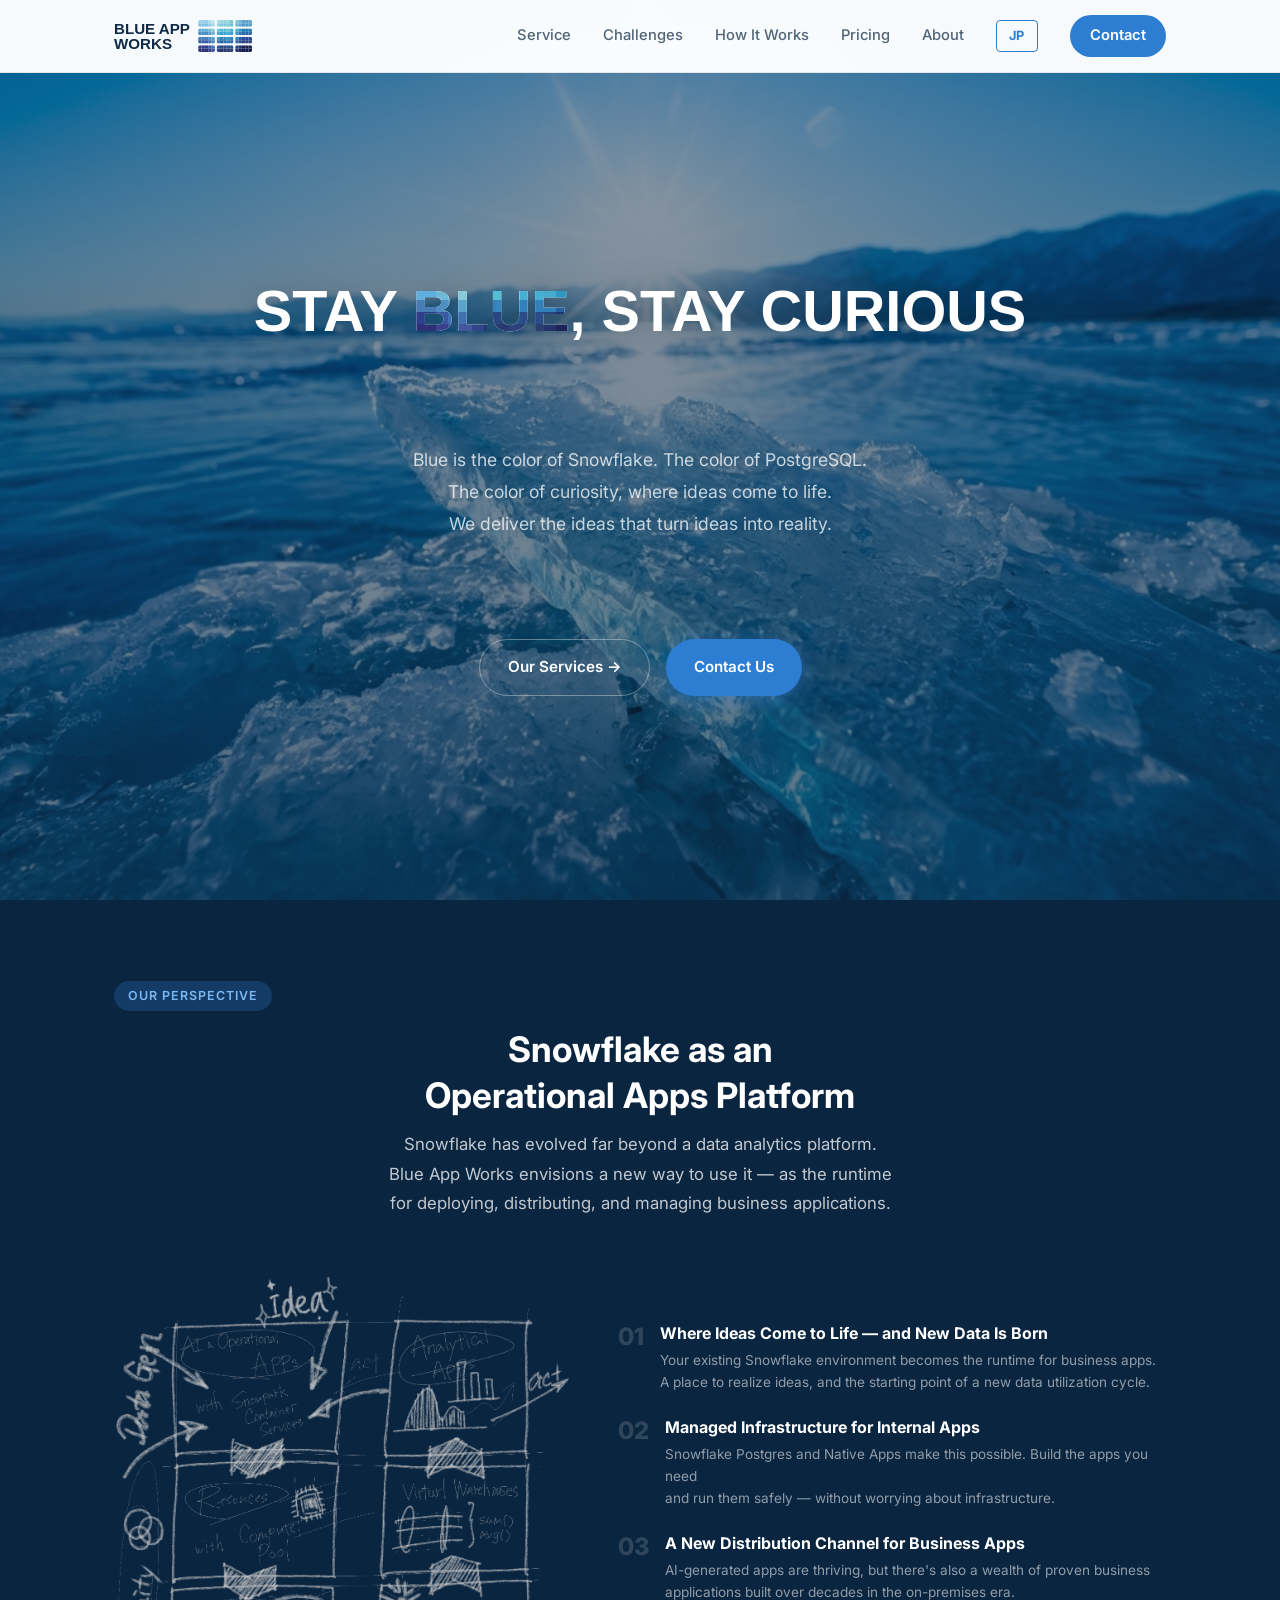
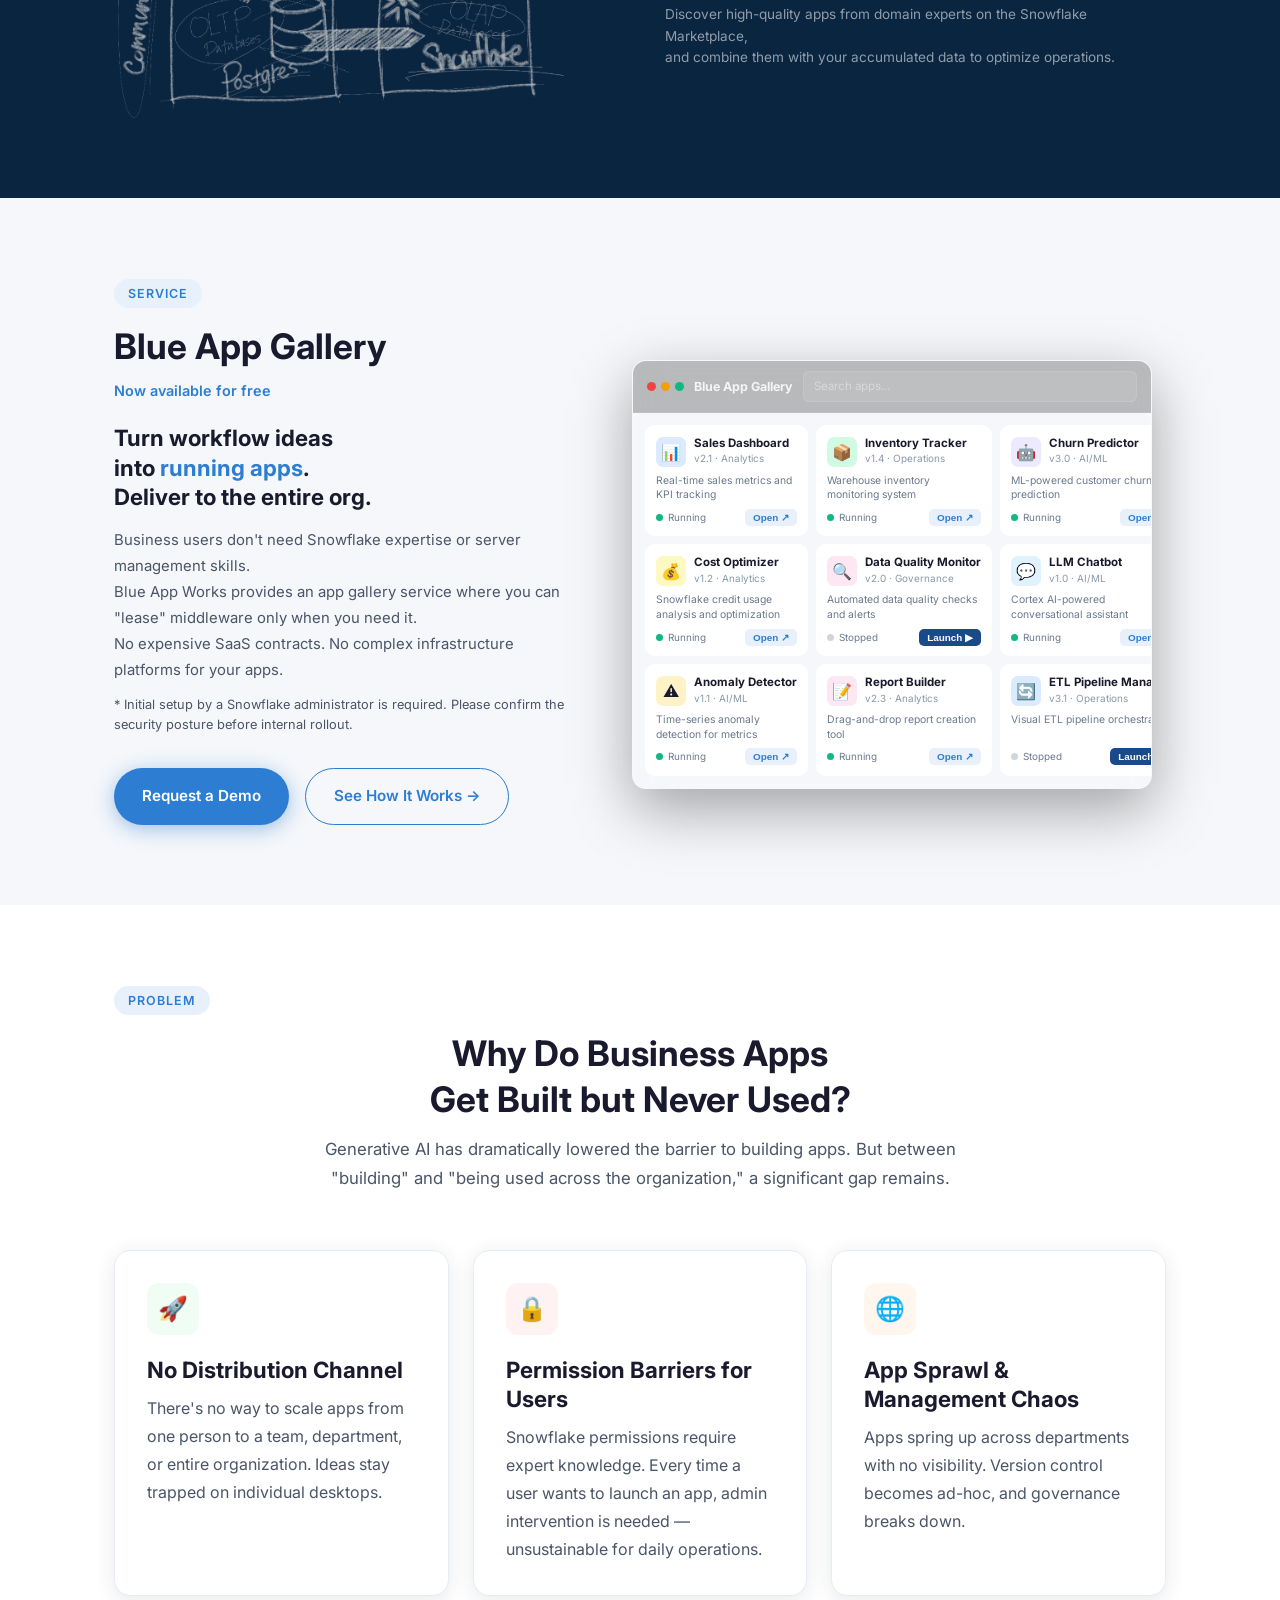
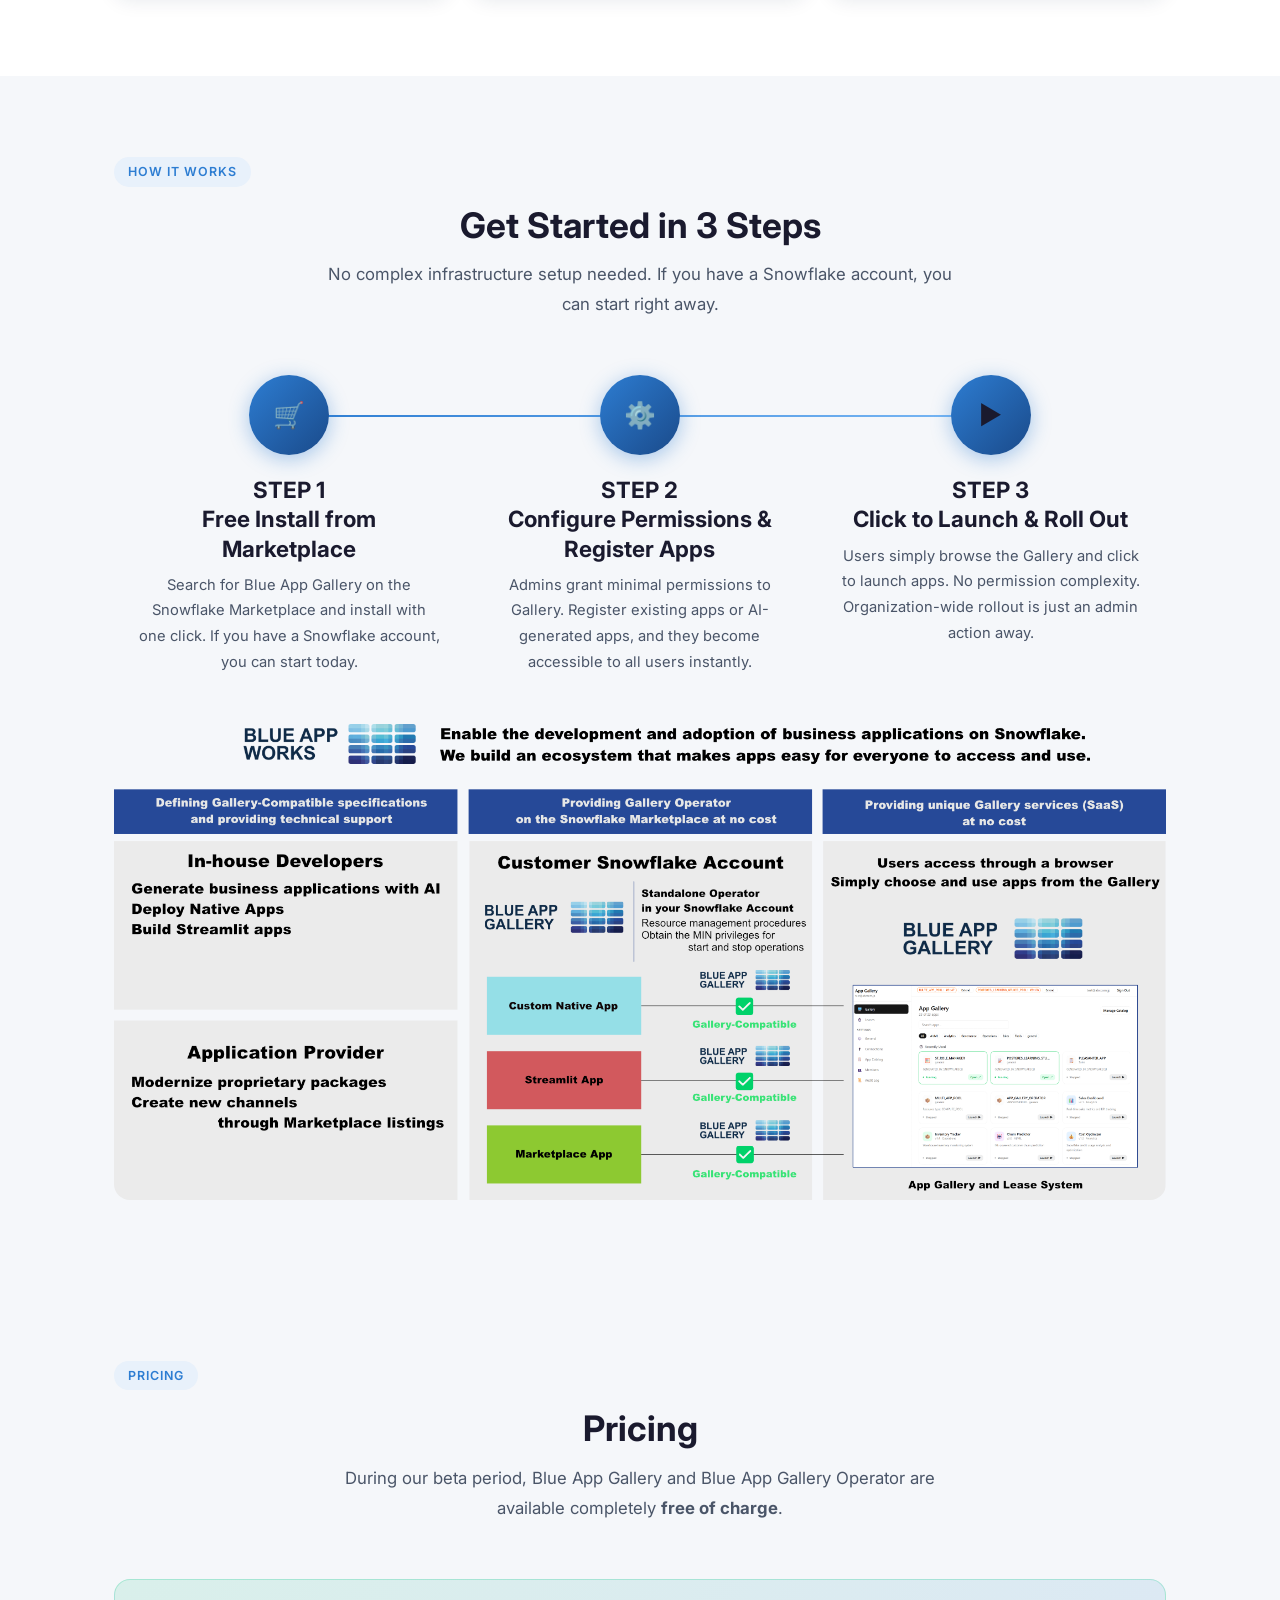
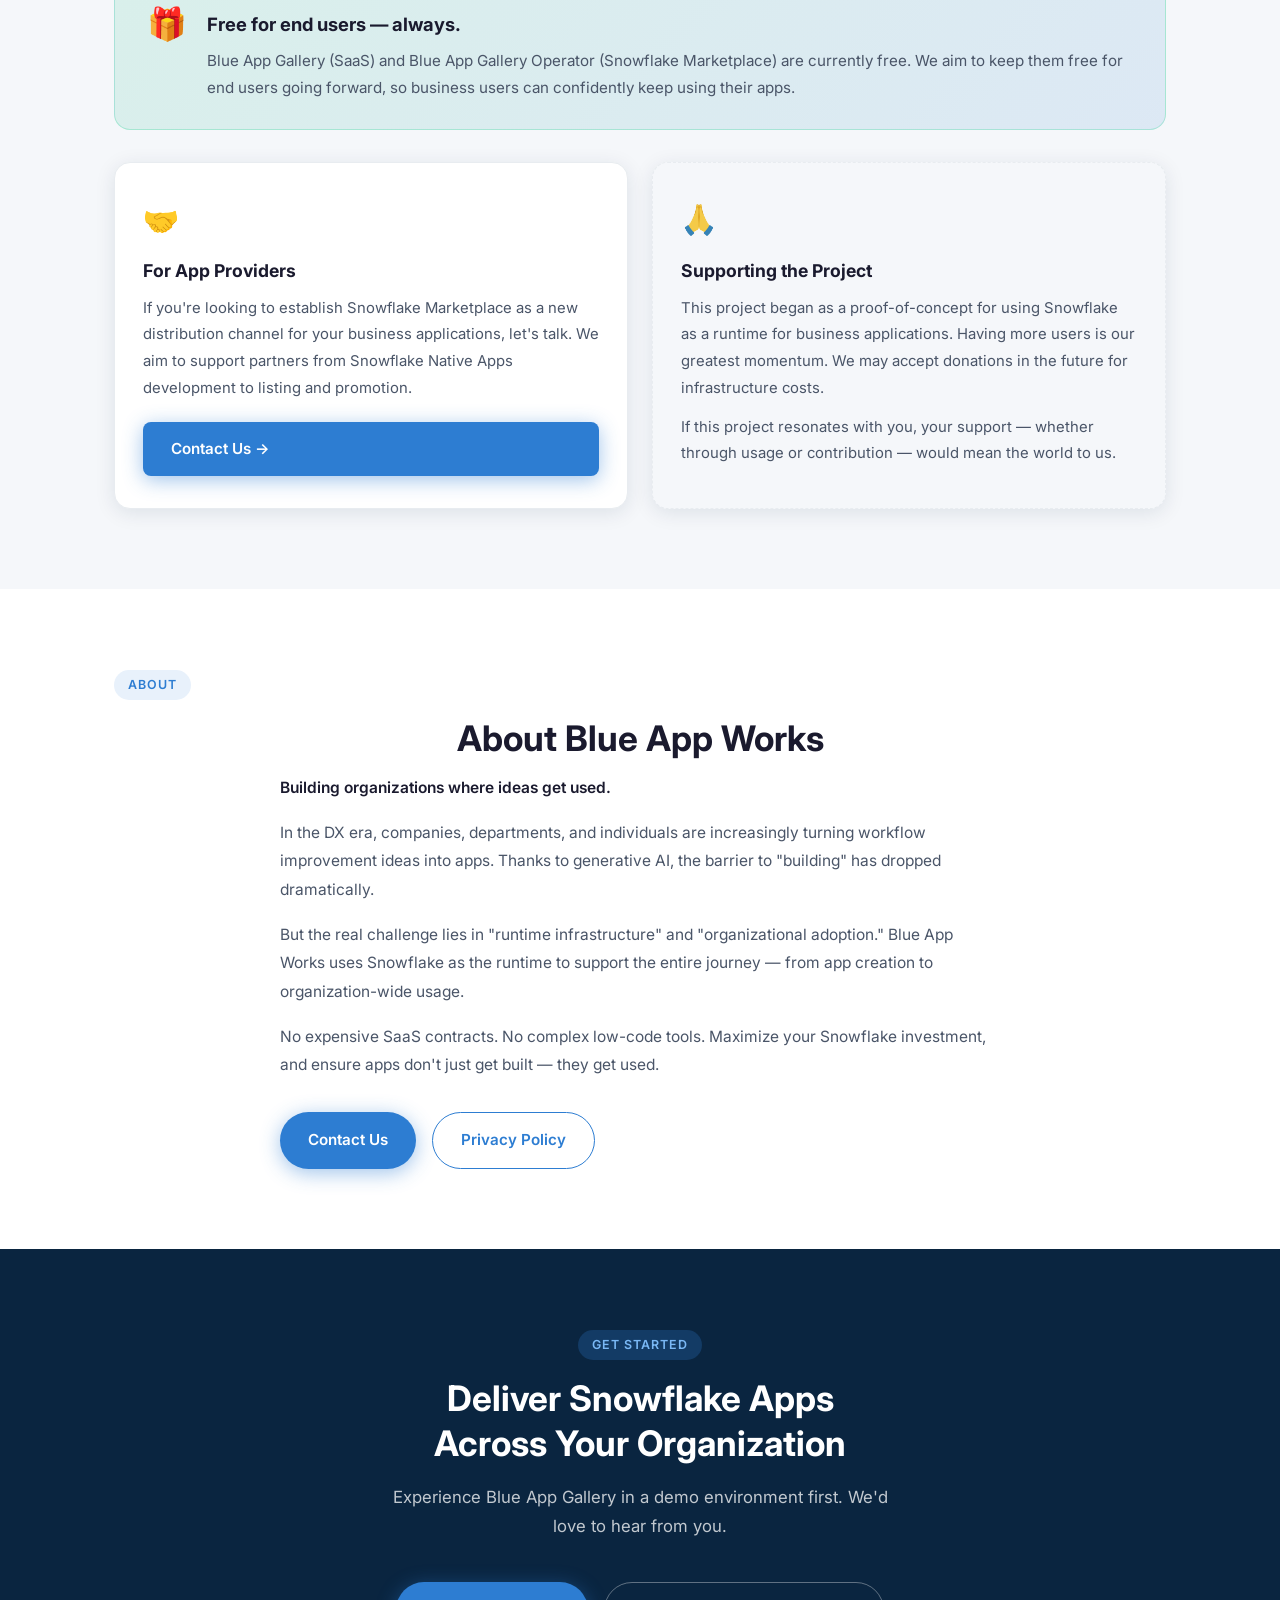
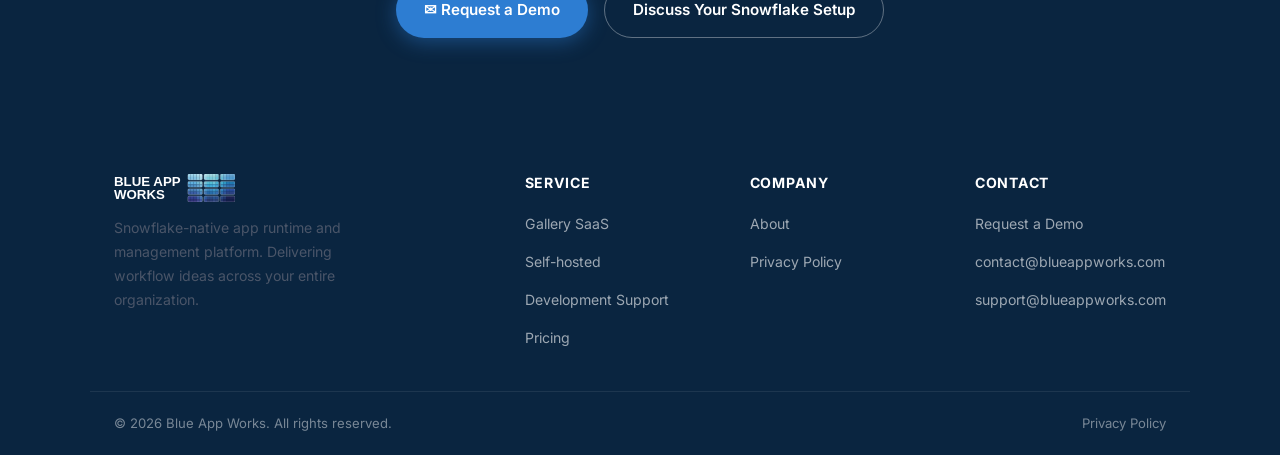
<file: index.html>
<!DOCTYPE html>
<html lang="ja">
<head>
  <meta charset="UTF-8" />
  <meta name="viewport" content="width=device-width, initial-scale=1.0" />
  <title>Blue App Works</title>
  <meta name="description" content="Blue App Works provides middleware and gallery solutions for Snowflake-native business applications — turning workflow ideas into running apps at any organizational scale." />
  <link rel="preconnect" href="https://fonts.googleapis.com" />
  <link rel="preconnect" href="https://fonts.gstatic.com" crossorigin />
  <link href="https://fonts.googleapis.com/css2?family=Inter:wght@300;400;500;600;700;800;900&family=Noto+Sans+JP:wght@400;500;700&display=swap" rel="stylesheet" />
  <link rel="stylesheet" href="css/style.css" />
  <link rel="icon" href="images/icon.svg" type="image/svg+xml" />
  <link rel="alternate" hreflang="ja" href="https://www.blueappworks.com/" />
  <link rel="alternate" hreflang="en" href="https://www.blueappworks.com/en/" />
  <script>
    (function() {
      var pref = localStorage.getItem('baw-lang-pref');
      if (pref === 'en') { window.location.replace('en/index.html'); return; }
      if (pref === 'ja') return;
      var lang = (navigator.language || navigator.languages && navigator.languages[0] || 'ja');
      if (!lang.startsWith('ja')) { window.location.replace('en/index.html'); }
    })();
  </script>
</head>
<body>

<!-- ========== HEADER ========== -->
<header id="site-header">
  <div class="nav-inner">
    <a href="index.html" class="nav-logo">
      <img src="images/logo.svg" alt="Blue App Works" class="nav-logo-img" />
    </a>
    <nav class="nav-links" id="nav-links">
      <a href="#gallery-showcase">サービス</a>
      <a href="#problem">課題</a>
      <a href="#how">仕組み</a>
      <a href="#pricing">料金</a>
      <a href="#about">About</a>
      <a href="contact.html" class="nav-cta">お問い合わせ</a>
    </nav>
    <div class="hamburger" id="hamburger" aria-label="メニュー" role="button" tabindex="0">
      <span></span><span></span><span></span>
    </div>
  </div>
</header>

<!-- ========== HERO ========== -->
<section class="hero" id="top">
  <div class="hero-bg"></div>
  <div class="hero-inner hero-inner--brand">
    <img src="images/stayblue-staycurious-white.svg" alt="Stay Blue, Stay Curious" class="hero-catchphrase" />
    <p class="hero-desc hero-desc--brand">
      Blueは、Snowflakeの色、PostgreSQLの色。<br>
      そして、好奇心とアイデアが形になる「はじまり」の色。<br>
      まだ誰も歩いていない領域へ、アイデアを形にするアイデアを届けます。
    </p>
    <div class="hero-actions" style="justify-content:center">
      <a href="#service" class="btn btn-outline">
        サービスを見る →
      </a>
      <a href="contact.html" class="btn btn-primary">
        お問い合わせ
      </a>
    </div>
  </div>
</section>

<!-- ========== SERVICE ========== -->
<section class="section section-dark" id="service">
  <div class="container">
    <div class="badge">Our Perspective</div>
    <h2 class="section-title" style="color:#fff">Snowflake as an<br>Operational Apps Platform</h2>
    <p class="section-sub">
      Snowflakeはいまやデータ分析基盤にとどまりません。<br>
      Blue App Worksが提案するのは、業務アプリの実行・配布・管理まで担う<br>
      新しいプラットフォームとしての使い方です。
    </p>
    <div class="service-layout">
      <div class="service-blueprint">
        <img src="images/blueprint.png" alt="Snowflake Platform Architecture Blueprint" />
      </div>
      <div class="service-points">
        <!-- 01 -->
        <div class="service-point">
          <div class="service-point-num">01</div>
          <div class="service-point-body">
            <h3>アイデアを実現する場所、データを生み出す場所</h3>
            <p>既存のSnowflake環境がそのまま業務アプリの実行基盤に。<br>アイデア実現の場であり、新たなデータ活用サイクルのスタートでもあります。</p>
          </div>
        </div>
        <!-- 02 -->
        <div class="service-point">
          <div class="service-point-num">02</div>
          <div class="service-point-body">
            <h3>社内アプリ用のマネージドインフラ</h3>
            <p>新しいSnowflake PostgresとNative Appsがこれを実現します。インフラ環境に<br>悩むことなく、欲しいアプリを自作して、すぐに安全に動かすことができます。</p>
          </div>
        </div>
        <!-- 03 -->
        <div class="service-point">
          <div class="service-point-num">03</div>
          <div class="service-point-body">
            <h3>新たな業務アプリの流通チャネル</h3>
            <p>AIによるアプリ生成も全盛ですが、オンプレ時代から長年親しまれてきた<br>業務パッケージなど有益なアプリ資産は限りなく存在します。<br>Snowflake Marketplaceで業務の専門家による高品質なアプリを入手し、<br>蓄積されたデータと組み合わせた業務最適化を実現しましょう。</p>
          </div>
        </div>
      </div>
    </div>
  </div>
</section>

<!-- ========== SERVICE: GALLERY ========== -->
<section class="section section-alt" id="gallery-showcase">
  <div class="container">
    <div class="badge">Service</div>
    <div class="showcase-inner">
      <div class="showcase-text">
        <h2 class="section-title" style="text-align:left;margin-bottom:8px">
          Blue App Gallery
        </h2>
        <p style="text-align:left;color:var(--blue-accent);font-weight:600;margin-bottom:20px;font-size:0.9rem">無料提供を開始</p>
        <h3 class="section-title" style="text-align:left;margin-bottom:16px">
          <span class="hero-line">業務改善アイデアを</span>
          <span class="hero-line"><span style="color:var(--blue-accent)">すぐ動くアプリ</span>に。</span>
          <span class="hero-line">組織全体に届ける。</span>
        </h3>
        <p class="section-sub" style="text-align:left;margin:0 0 12px;font-size:0.93rem">
          アプリの利用者であるビジネスユーザーにはSnowflakeの知識もサーバーの起動停止操作もいりません。<br>
          必要な時だけミドルウェアを「リース」して利用できるアプリギャラリーサービスを Blue App Works が提供します。<br>
          大掛かりなSaaS契約も、アプリのための複雑なインフラプラットフォームも不要です。
        </p>
        <p style="text-align:left;font-size:0.8rem;color:var(--text-sub);margin:0 0 32px;line-height:1.6">
          ※利用開始にあたり、Snowflake環境の管理者による初期設定が必要です。安全であることをご確認の上で社内展開ください。
        </p>
        <div class="hero-actions">
          <a href="contact.html" class="btn btn-primary">
            デモを依頼する
          </a>
          <a href="#how" class="btn btn-outline" style="color:var(--blue-accent);border-color:var(--blue-accent)">
            導入の流れを見る →
          </a>
        </div>
      </div>
      <div class="showcase-visual">
        <div class="gallery-mockup">
          <div class="gallery-mockup-bar">
            <div class="gmb-dots">
              <span style="background:#ef4444"></span>
              <span style="background:#f59e0b"></span>
              <span style="background:#10b981"></span>
            </div>
            <div class="gmb-title">Blue App Gallery</div>
            <div class="gmb-search">Search apps...</div>
          </div>
          <div class="gallery-grid">
            <div class="gc" data-status="running">
              <div class="gc-header"><div class="gc-icon" style="background:#dbeafe">📊</div><div class="gc-meta"><div class="gc-name">Sales Dashboard</div><div class="gc-ver">v2.1 · Analytics</div></div></div>
              <div class="gc-desc">Real-time sales metrics and KPI tracking</div>
              <div class="gc-footer"><span class="gc-dot running"></span><span class="gc-status">Running</span><button class="gc-btn open">Open ↗</button></div>
            </div>
            <div class="gc" data-status="running">
              <div class="gc-header"><div class="gc-icon" style="background:#d1fae5">📦</div><div class="gc-meta"><div class="gc-name">Inventory Tracker</div><div class="gc-ver">v1.4 · Operations</div></div></div>
              <div class="gc-desc">Warehouse inventory monitoring system</div>
              <div class="gc-footer"><span class="gc-dot running"></span><span class="gc-status">Running</span><button class="gc-btn open">Open ↗</button></div>
            </div>
            <div class="gc" data-status="running">
              <div class="gc-header"><div class="gc-icon" style="background:#ede9fe">🤖</div><div class="gc-meta"><div class="gc-name">Churn Predictor</div><div class="gc-ver">v3.0 · AI/ML</div></div></div>
              <div class="gc-desc">ML-powered customer churn prediction</div>
              <div class="gc-footer"><span class="gc-dot running"></span><span class="gc-status">Running</span><button class="gc-btn open">Open ↗</button></div>
            </div>
            <div class="gc" data-status="running">
              <div class="gc-header"><div class="gc-icon" style="background:#fef9c3">💰</div><div class="gc-meta"><div class="gc-name">Cost Optimizer</div><div class="gc-ver">v1.2 · Analytics</div></div></div>
              <div class="gc-desc">Snowflake credit usage analysis and optimization</div>
              <div class="gc-footer"><span class="gc-dot running"></span><span class="gc-status">Running</span><button class="gc-btn open">Open ↗</button></div>
            </div>
            <div class="gc" data-status="stopped">
              <div class="gc-header"><div class="gc-icon" style="background:#fce7f3">🔍</div><div class="gc-meta"><div class="gc-name">Data Quality Monitor</div><div class="gc-ver">v2.0 · Governance</div></div></div>
              <div class="gc-desc">Automated data quality checks and alerts</div>
              <div class="gc-footer"><span class="gc-dot stopped"></span><span class="gc-status">Stopped</span><button class="gc-btn launch">Launch ▶</button></div>
            </div>
            <div class="gc" data-status="running">
              <div class="gc-header"><div class="gc-icon" style="background:#e0f2fe">💬</div><div class="gc-meta"><div class="gc-name">LLM Chatbot</div><div class="gc-ver">v1.0 · AI/ML</div></div></div>
              <div class="gc-desc">Cortex AI-powered conversational assistant</div>
              <div class="gc-footer"><span class="gc-dot running"></span><span class="gc-status">Running</span><button class="gc-btn open">Open ↗</button></div>
            </div>
            <div class="gc" data-status="running">
              <div class="gc-header"><div class="gc-icon" style="background:#fef3c7">⚠️</div><div class="gc-meta"><div class="gc-name">Anomaly Detector</div><div class="gc-ver">v1.1 · AI/ML</div></div></div>
              <div class="gc-desc">Time-series anomaly detection for metrics</div>
              <div class="gc-footer"><span class="gc-dot running"></span><span class="gc-status">Running</span><button class="gc-btn open">Open ↗</button></div>
            </div>
            <div class="gc" data-status="running">
              <div class="gc-header"><div class="gc-icon" style="background:#fce7f3">📝</div><div class="gc-meta"><div class="gc-name">Report Builder</div><div class="gc-ver">v2.3 · Analytics</div></div></div>
              <div class="gc-desc">Drag-and-drop report creation tool</div>
              <div class="gc-footer"><span class="gc-dot running"></span><span class="gc-status">Running</span><button class="gc-btn open">Open ↗</button></div>
            </div>
            <div class="gc" data-status="stopped">
              <div class="gc-header"><div class="gc-icon" style="background:#dbeafe">🔄</div><div class="gc-meta"><div class="gc-name">ETL Pipeline Manager</div><div class="gc-ver">v3.1 · Operations</div></div></div>
              <div class="gc-desc">Visual ETL pipeline orchestration</div>
              <div class="gc-footer"><span class="gc-dot stopped"></span><span class="gc-status">Stopped</span><button class="gc-btn launch">Launch ▶</button></div>
            </div>
          </div>
        </div>
      </div>
    </div>
  </div>
</section>

<!-- ========== PROBLEM ========== -->
<section class="section" id="problem">
  <div class="container">
    <div class="badge">Problem</div>
    <h2 class="section-title">なぜ業務アプリは<br>「作れても使われない」のか</h2>
    <p class="section-sub">
      生成AIの登場でアプリ開発のハードルは劇的に下がりました。
      しかし「作ること」と「組織で使われること」の間には、まだ大きな壁があります。
    </p>
    <div class="problem-grid">
      <div class="problem-card">
        <div class="problem-icon" style="background:#f0fdf4">🚀</div>
        <h3>配布・展開手段の不在</h3>
        <p>個人が作ったアプリを隣の人、チーム、部署、全社へとスケールさせる手段がない。アイデアは個人の手元で止まってしまいます。</p>
      </div>
      <div class="problem-card">
        <div class="problem-icon" style="background:#fef2f2">🔒</div>
        <h3>利用者の権限ハードル</h3>
        <p>Snowflakeの権限設定は専門知識が必要で、一般ユーザーがアプリを起動するたびに管理者対応が発生。日常業務では使い続けられません。</p>
      </div>
      <div class="problem-card">
        <div class="problem-icon" style="background:#fff7ed">🌐</div>
        <h3>アプリの乱立・管理難</h3>
        <p>部門ごとにバラバラにアプリが生まれ、どこに何があるか分からない。バージョン管理も属人化し、ガバナンスが崩壊していきます。</p>
      </div>
    </div>
  </div>
</section>

<!-- ========== HOW IT WORKS ========== -->
<section class="section section-alt" id="how">
  <div class="container">
    <div class="badge">How It Works</div>
    <h2 class="section-title">3ステップで導入完了</h2>
    <p class="section-sub">
      複雑なインフラ構築は不要。Snowflakeアカウントがあればすぐに始められます。
    </p>
    <div class="steps">
      <div class="step">
        <div class="step-circle">🛒</div>
        <h3>STEP 1<br>Marketplaceから無料インストール</h3>
        <p>Snowflake MarketplaceでBlue App Galleryを検索し、ワンクリックで環境にインストール。Snowflakeアカウントがあれば今すぐ始められます。</p>
      </div>
      <div class="step">
        <div class="step-circle">⚙️</div>
        <h3>STEP 2<br>権限設定とアプリ登録</h3>
        <p>管理者がGalleryに必要最小限の権限を付与。既存アプリやAIが生成したアプリをGalleryに登録するだけで、全ユーザーがアクセス可能になります。</p>
      </div>
      <div class="step">
        <div class="step-circle">▶️</div>
        <h3>STEP 3<br>クリックで起動・組織へ展開</h3>
        <p>利用者はGallery画面でアプリを選んでクリック。権限の複雑さを意識せずアプリを起動・利用。横展開も管理者の操作だけで完了します。</p>
      </div>
    </div>
    <div style="text-align:center;margin-top:48px">
      <img src="images/BAW-works-ja.png" alt="Blue App Works の仕組み" style="max-width:100%;height:auto;border-radius:var(--radius-lg)" />
    </div>
  </div>
</section>



<!-- ========== PRICING ========== -->
<section class="section section-alt" id="pricing">
  <div class="container">
    <div class="badge">Pricing</div>
    <h2 class="section-title">料金について</h2>
    <p class="section-sub">
      現在はβ提供期間として、Blue App GalleryおよびBlue App Gallery Operatorはすべて<strong>無償</strong>でご利用いただけます。
    </p>

    <!-- Free banner -->
    <div class="pricing-free-banner">
      <div class="pfb-icon">🎁</div>
      <div class="pfb-body">
        <div class="pfb-title">エンドユーザー向けには、ずっと無償で。</div>
        <p class="pfb-desc">Blue App Gallery（SaaS）および Blue App Gallery Operator（Snowflake Marketplace）は、現在無償でご利用いただけます。業務ユーザーが安心してアプリを使い続けられるよう、エンドユーザー向けには今後も無償で提供し続けることを目指しています。</p>
      </div>
    </div>

    <!-- Revenue model note -->
    <div class="pricing-model-grid">
      <div class="pricing-model-card">
        <div class="pmcard-icon">🤝</div>
        <h3>アプリプロバイダーの方へ</h3>
        <p>
          業務パッケージをSnowflake Marketplaceという新たなチャネルとして確立したいとお考えの企業担当者様、ぜひご連絡ください。将来的にはSnowflake Native Apps対応から出品・プロモーション支援まで、パートナーとして伴走することを目指しています。
        </p>
        <a href="contact.html?type=marketplace" class="btn btn-primary" style="margin-top:20px;border-radius:var(--radius)">お問い合わせ →</a>
      </div>
      <div class="pricing-model-card pricing-model-card--support">
        <div class="pmcard-icon">🙏</div>
        <h3>プロジェクトへのご支援について</h3>
        <p>
          本プロジェクトは、Snowflakeを業務アプリの実行基盤として活用するという新しいアプローチの実証から始まっています。まずは多くの方に使っていただき、その実績と賛同がこのプロジェクトの何よりの推進力になります。
        </p>
        <p style="margin-top:12px">
          将来的にはインフラ維持のための寄付を募ることも想定しています。無償でのご利用を続けながら、もし本プロジェクトの取り組みにご共感いただけましたら、そのときはぜひご支援のほどよろしくお願いいたします。
        </p>
      </div>
    </div>
  </div>
</section>

<!-- ========== ABOUT ========== -->
<section class="section" id="about">
  <div class="container">
    <div class="badge">About</div>
    <h2 class="section-title">Blue App Worksについて</h2>
    <div class="about-single">
      <p class="about-lead">
        「アイデアが使われる組織」を作るために。
      </p>
      <p>
        DXの文脈において、企業・部署・個人が業務改善アイデアをアプリ化しようとする動きが加速しています。
        生成AIのおかげで「作る」ハードルは劇的に下がりました。
      </p>
      <p>
        しかし本当の課題は「実行環境の整備」と「組織への浸透」です。
        Blue App Worksは、Snowflakeを実行基盤として、アプリが生まれてから組織全体で使われるまでの
        プロセスを一気通貫でサポートします。
      </p>
      <p>
        大掛かりなSaaS契約も、複雑なローコードツールも不要。
        あなたのSnowflake環境を最大限活用し、
        業務アプリが「作って終わり」ではなく「使われ続ける」仕組みを提供します。
      </p>
      <div style="margin-top:32px;display:flex;gap:16px;flex-wrap:wrap">
        <a href="contact.html" class="btn btn-primary">お問い合わせ</a>
        <a href="privacy.html" class="btn btn-outline" style="color:var(--blue-accent);border-color:var(--blue-accent)">プライバシーポリシー</a>
      </div>
    </div>
  </div>
</section>

<!-- ========== CTA ========== -->
<section class="section section-dark" style="text-align:center">
  <div class="container">
    <div class="badge">Get Started</div>
    <h2 style="color:#fff;margin-bottom:16px">今すぐSnowflakeアプリを<br>組織へ届けよう</h2>
    <p style="max-width:520px;margin:0 auto 40px;font-size:1.05rem">
      まずはデモ環境でBlue App Galleryを体験してください。
      お気軽にお問い合わせください。
    </p>
    <div style="display:flex;gap:16px;justify-content:center;flex-wrap:wrap">
      <a href="contact.html" class="btn btn-primary">✉ デモを申し込む</a>
      <a href="contact.html?type=snowflake" class="btn btn-outline">Snowflake環境を相談する</a>
    </div>
  </div>
</section>

<!-- ========== FOOTER ========== -->
<footer>
  <div class="footer-top">
    <div class="footer-brand">
      <div class="footer-logo">
        <img src="images/logo-white.svg" alt="Blue App Works" />
      </div>
      <p class="footer-desc">
        Snowflake-nativeのアプリ実行・管理プラットフォームを提供。
        業務改善アイデアを組織全体へ届けます。
      </p>
    </div>
    <div class="footer-col">
      <h4>サービス</h4>
      <ul>
        <li><a href="#service">Gallery SaaS</a></li>
        <li><a href="#service">セルフホスト版</a></li>
        <li><a href="#service">伴走開発支援</a></li>
        <li><a href="#pricing">料金</a></li>
      </ul>
    </div>
    <div class="footer-col">
      <h4>会社情報</h4>
      <ul>
        <li><a href="#about">About</a></li>
        <li><a href="#tech">技術スタック</a></li>
        <li><a href="privacy.html">プライバシーポリシー</a></li>
      </ul>
    </div>
    <div class="footer-col">
      <h4>お問い合わせ</h4>
      <ul>
        <li><a href="contact.html">デモ申し込み</a></li>
        <li><a href="mailto:contact@blueappworks.com">contact@blueappworks.com</a></li>
        <li><a href="mailto:support@blueappworks.com">support@blueappworks.com</a></li>
      </ul>
    </div>
  </div>
  <div class="footer-bottom">
    <span>© 2026 Blue App Works. All rights reserved.</span>
    <a href="privacy.html" style="color:rgba(255,255,255,0.45);font-size:0.82rem">Privacy Policy</a>
  </div>
</footer>

<script src="js/lang.js"></script>
<script>
  // hamburger menu
  const hamburger = document.getElementById('hamburger');
  const navLinks  = document.getElementById('nav-links');
  hamburger.addEventListener('click', () => {
    navLinks.classList.toggle('open');
  });
  hamburger.addEventListener('keydown', (e) => {
    if (e.key === 'Enter' || e.key === ' ') navLinks.classList.toggle('open');
  });

  // header scroll effect
  const header = document.getElementById('site-header');
  window.addEventListener('scroll', () => {
    header.style.background = window.scrollY > 40
      ? 'rgba(255,255,255,0.98)'
      : 'rgba(255,255,255,0.97)';
  });

  // smooth reveal on scroll
  const observer = new IntersectionObserver((entries) => {
    entries.forEach(e => {
      if (e.isIntersecting) {
        e.target.style.opacity = '1';
        e.target.style.transform = 'translateY(0)';
      }
    });
  }, { threshold: 0.12 });
  document.querySelectorAll('.problem-card, .solution-card, .step, .tech-pill, .pricing-card').forEach(el => {
    el.style.opacity = '0';
    el.style.transform = 'translateY(24px)';
    el.style.transition = 'opacity 0.5s ease, transform 0.5s ease';
    observer.observe(el);
  });
</script>
</body>
</html>
</file>
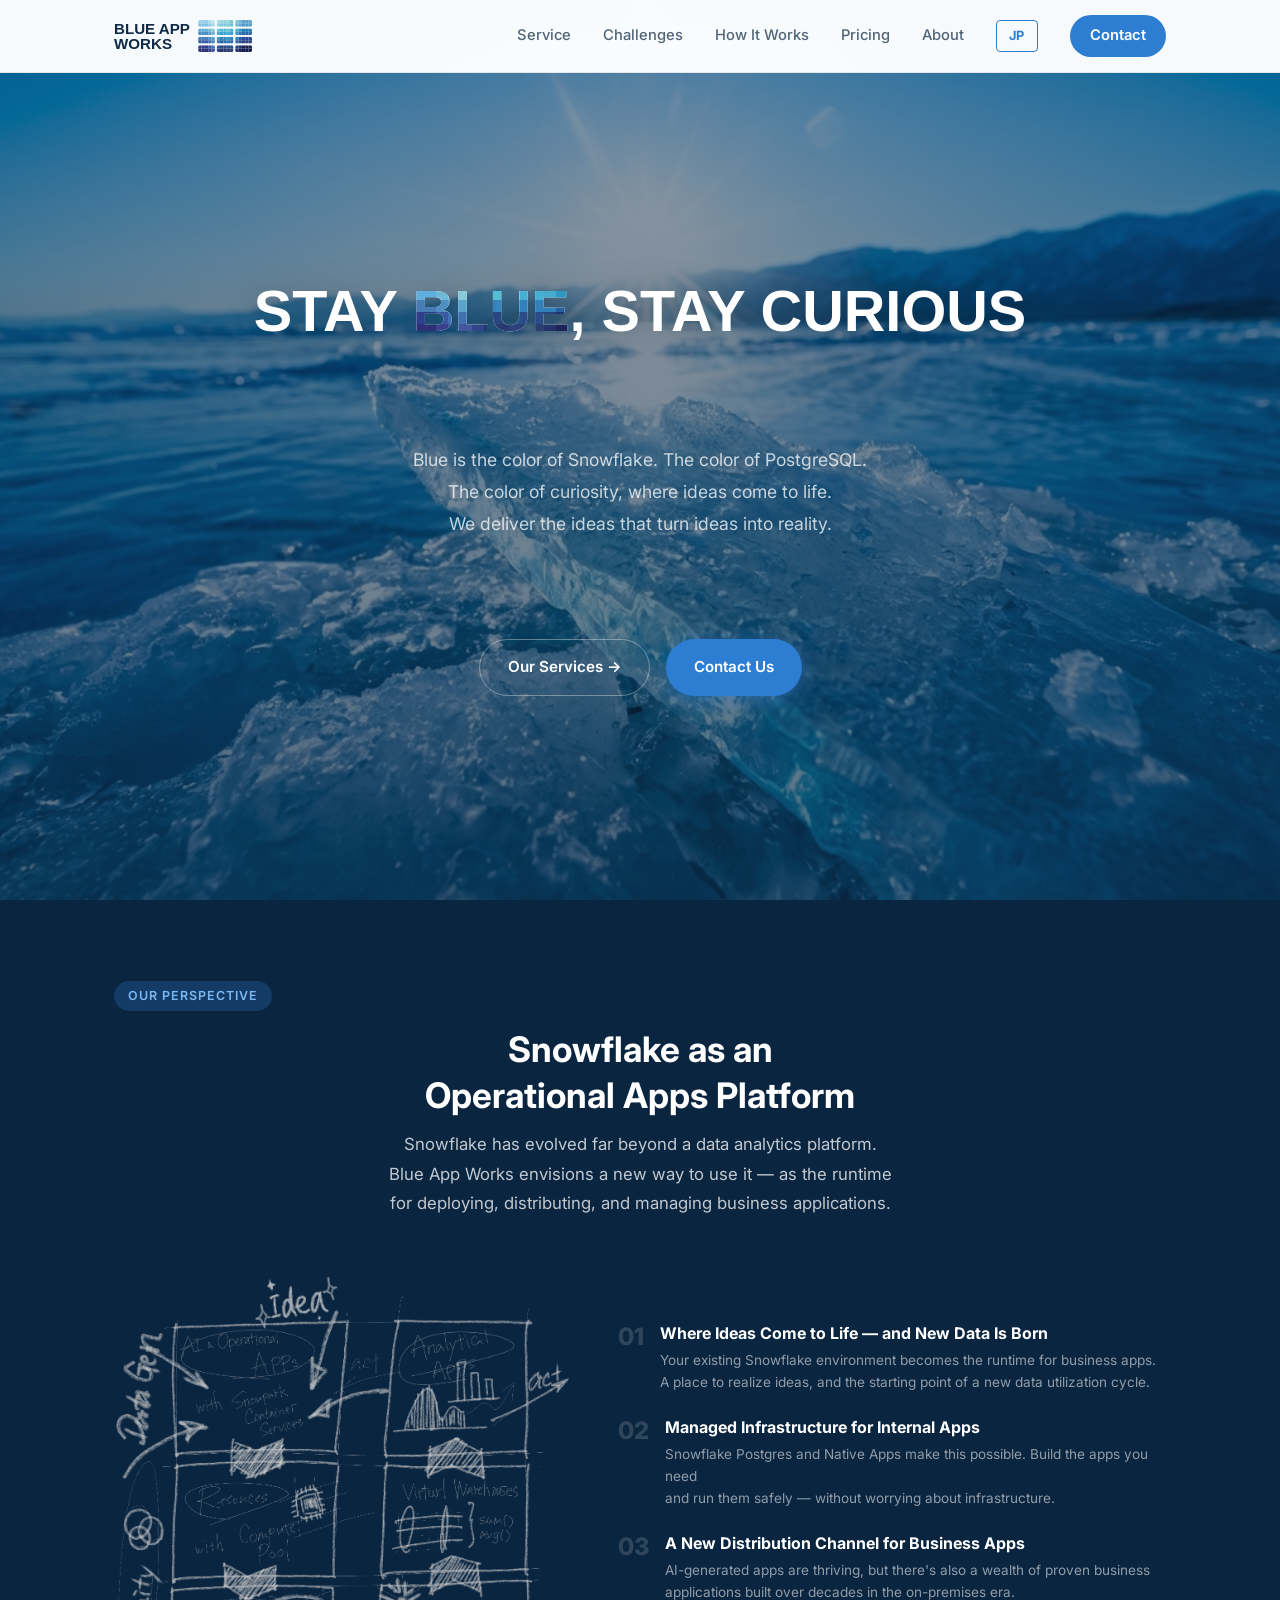
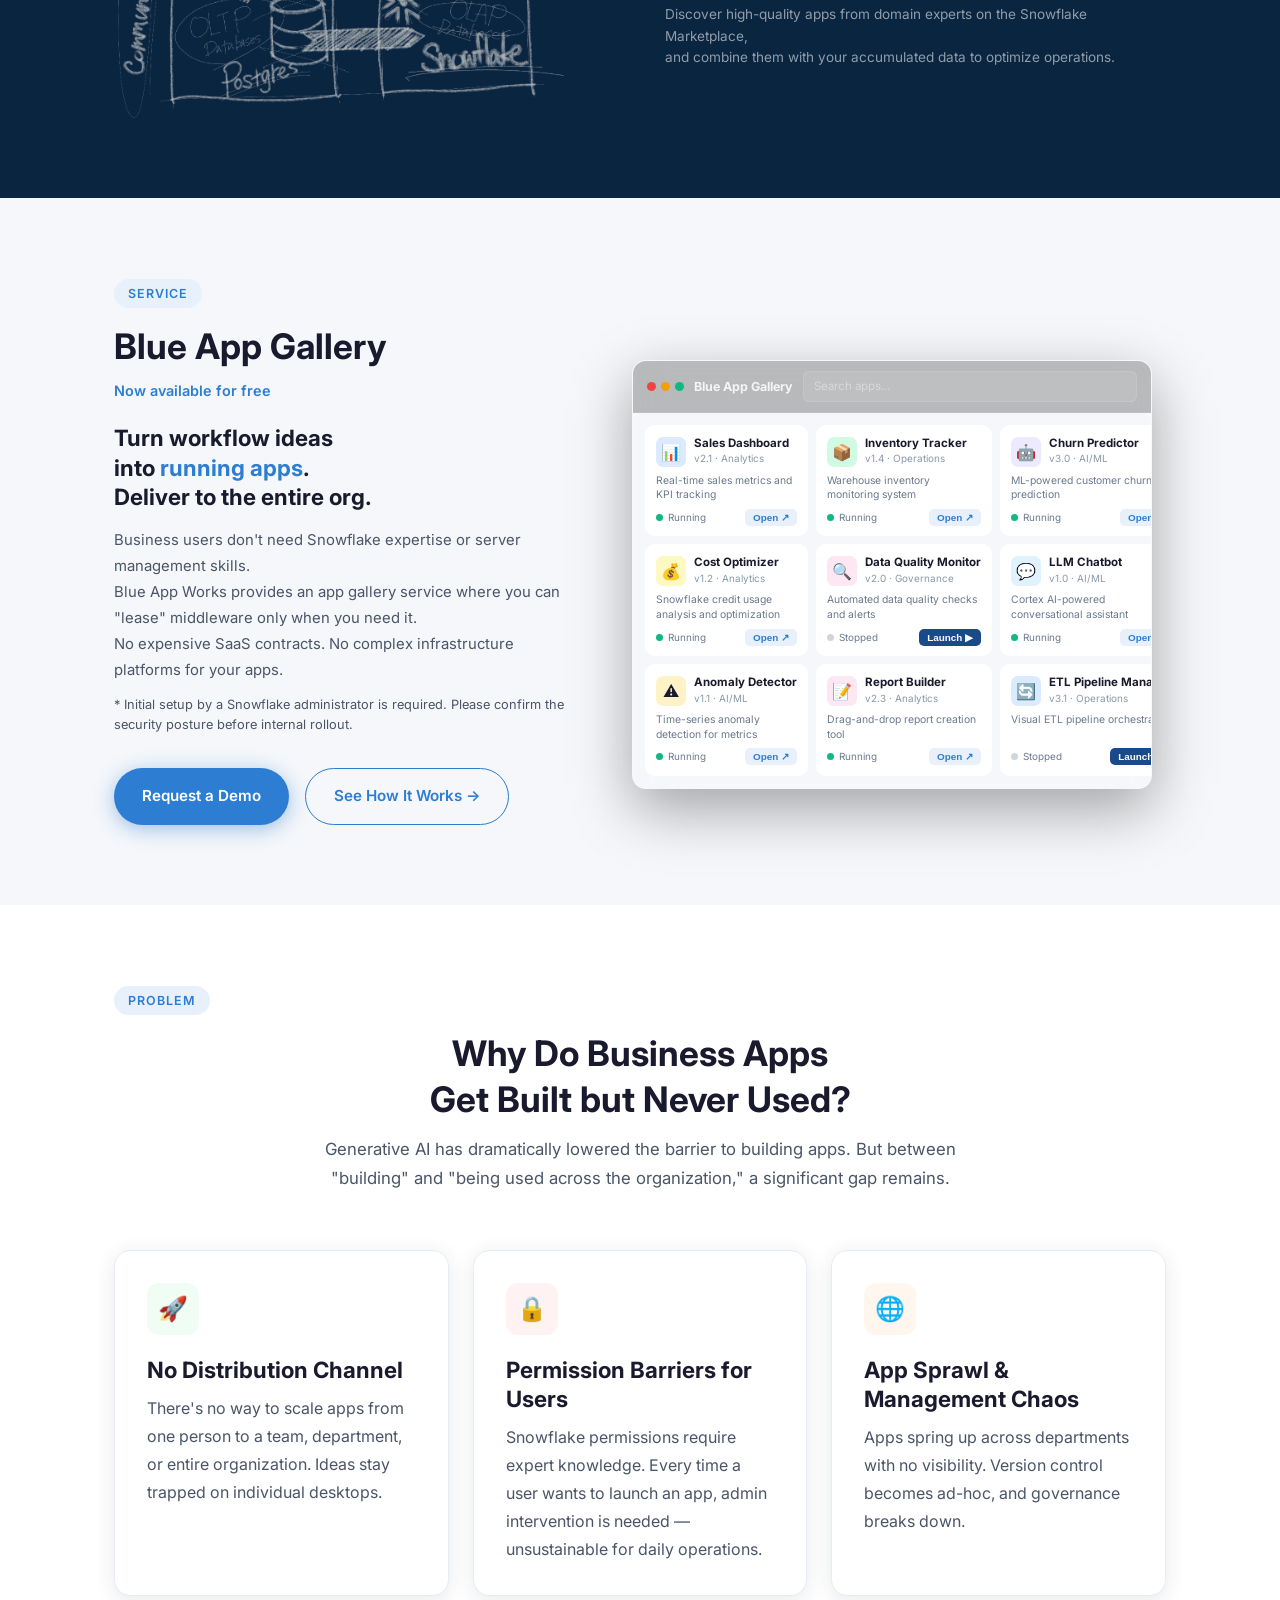
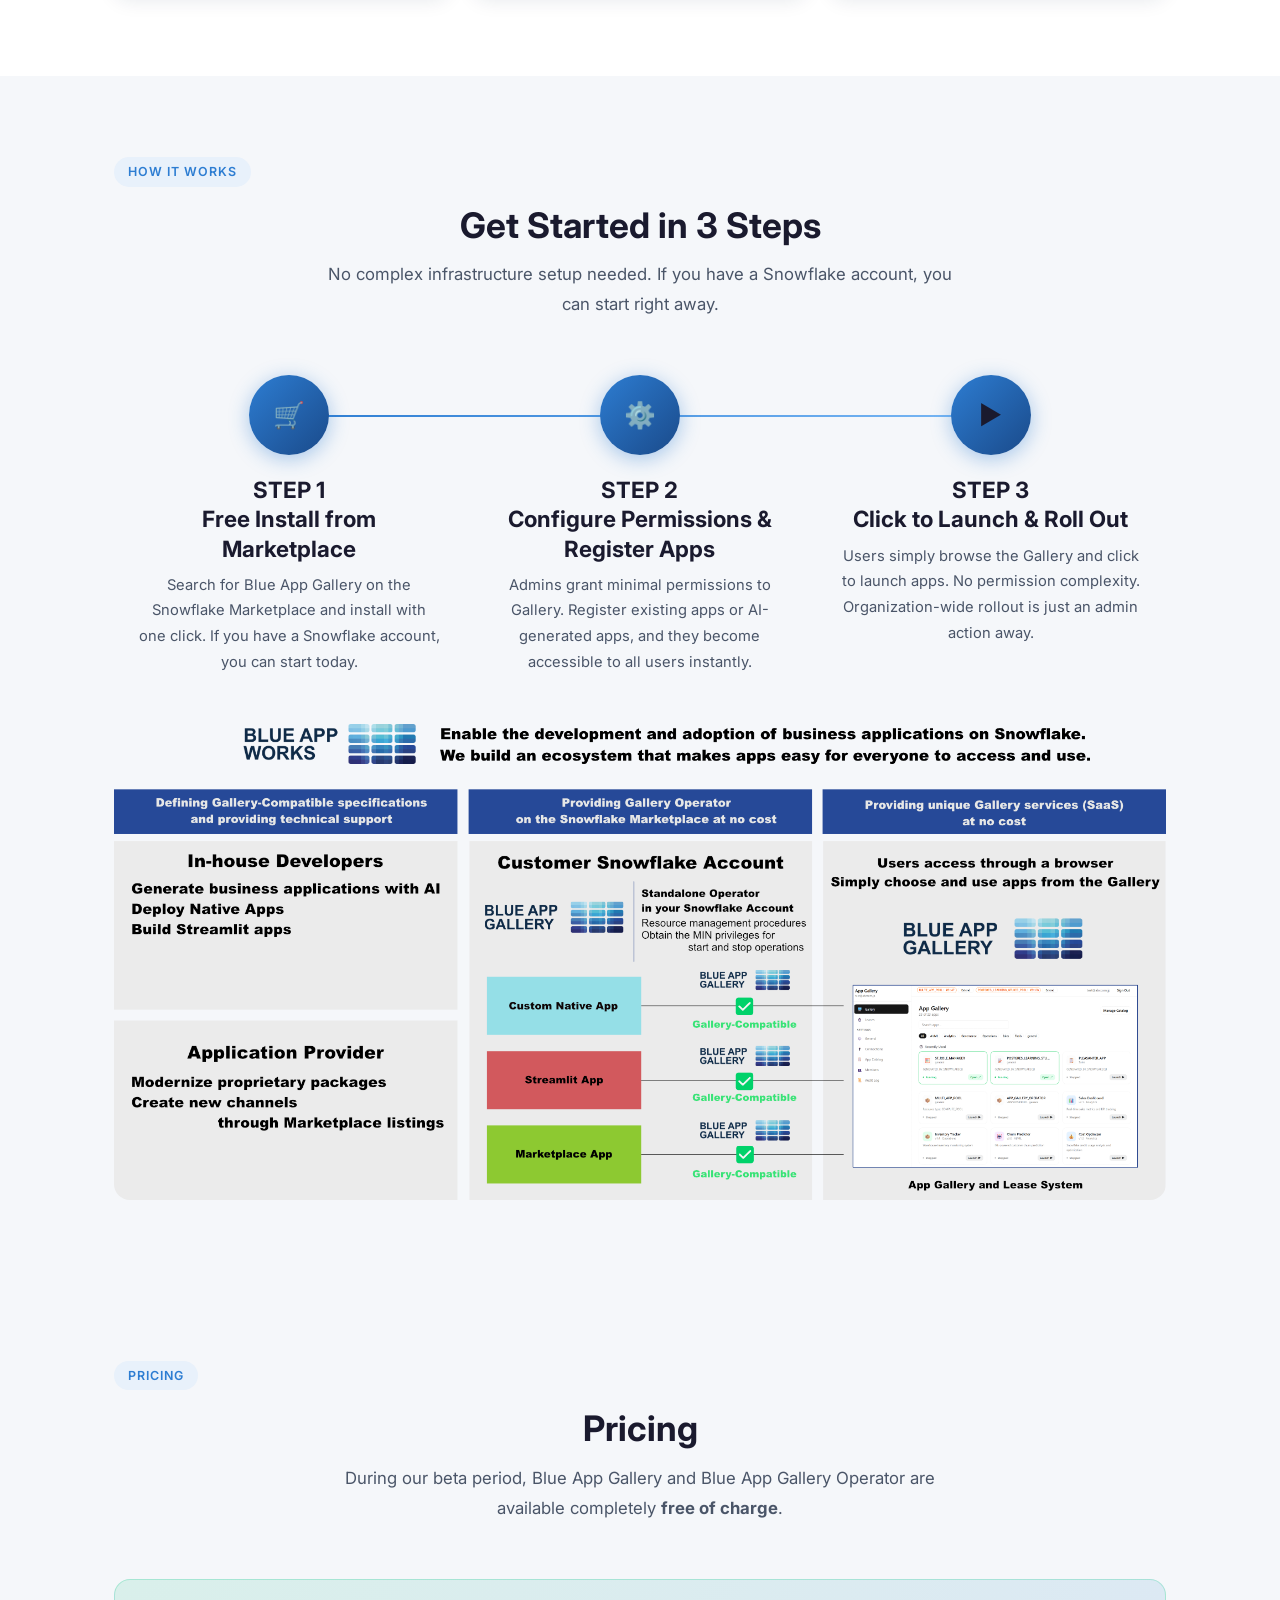
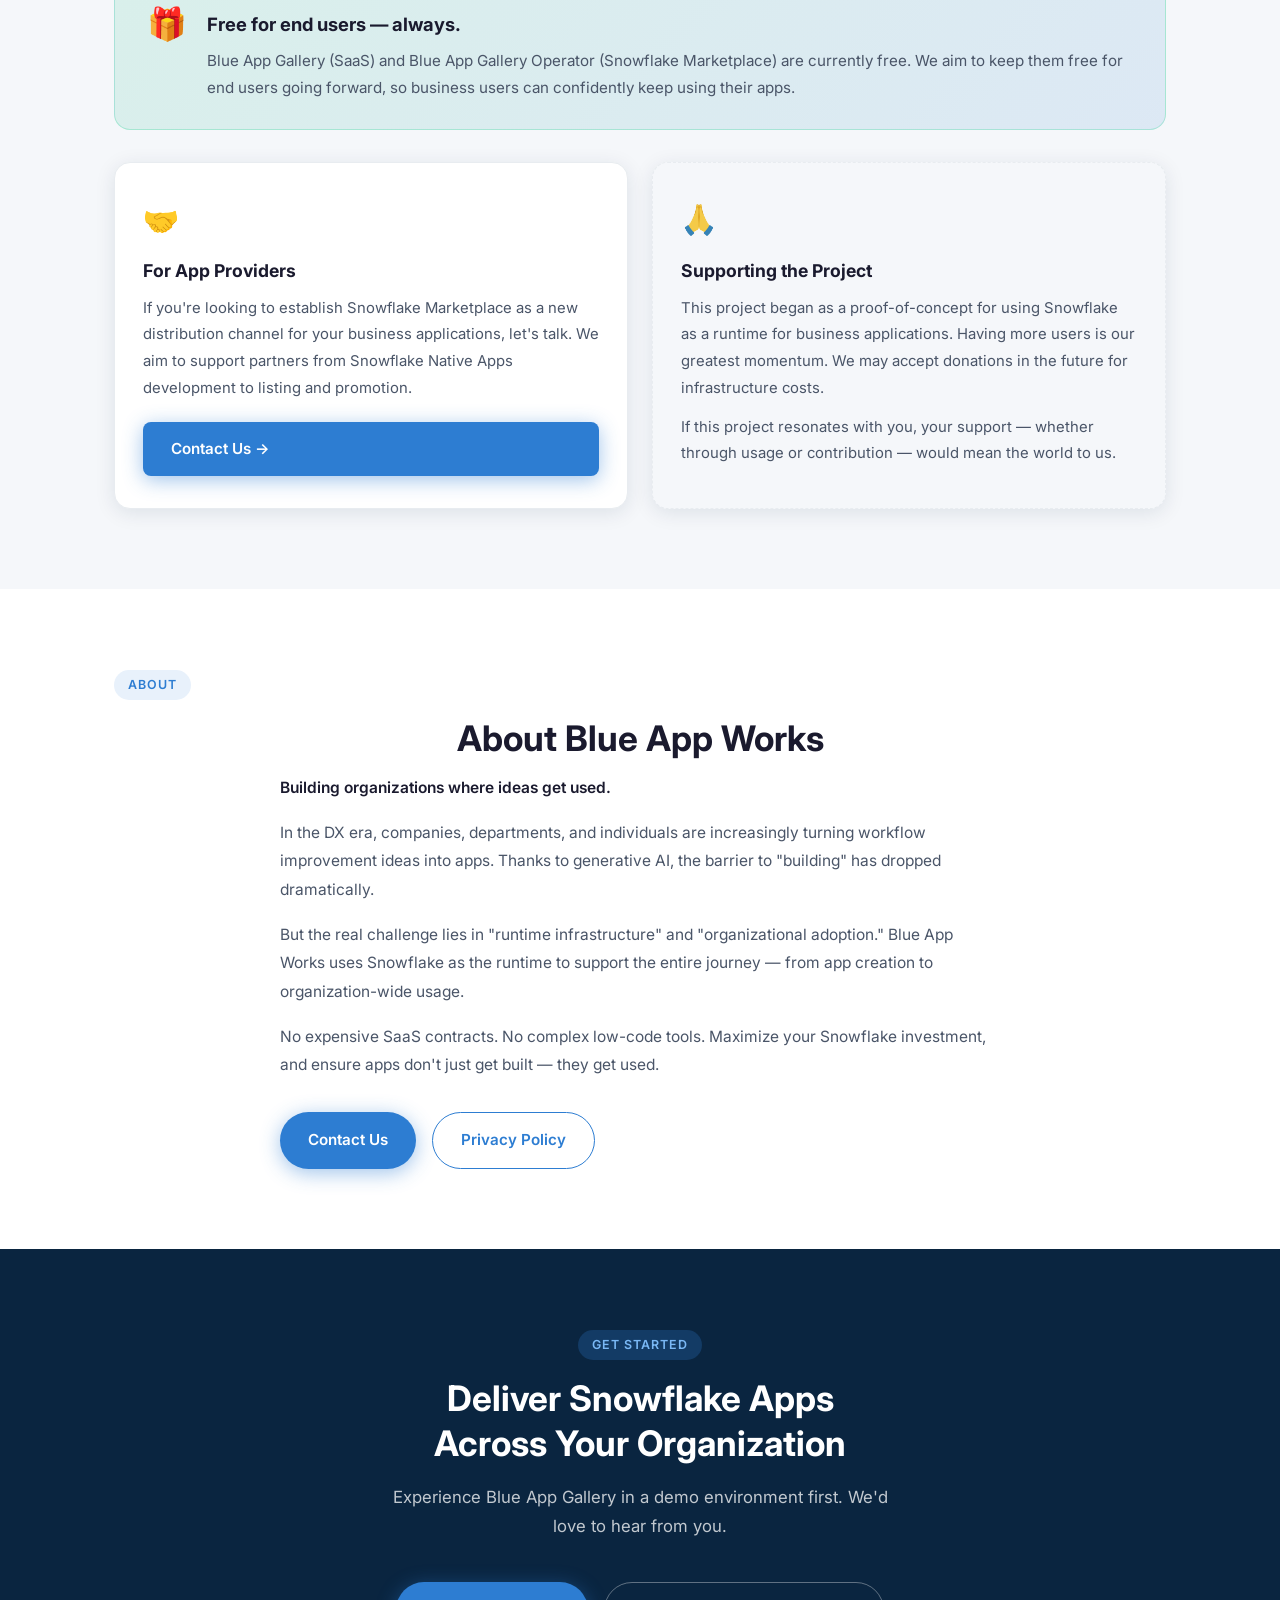
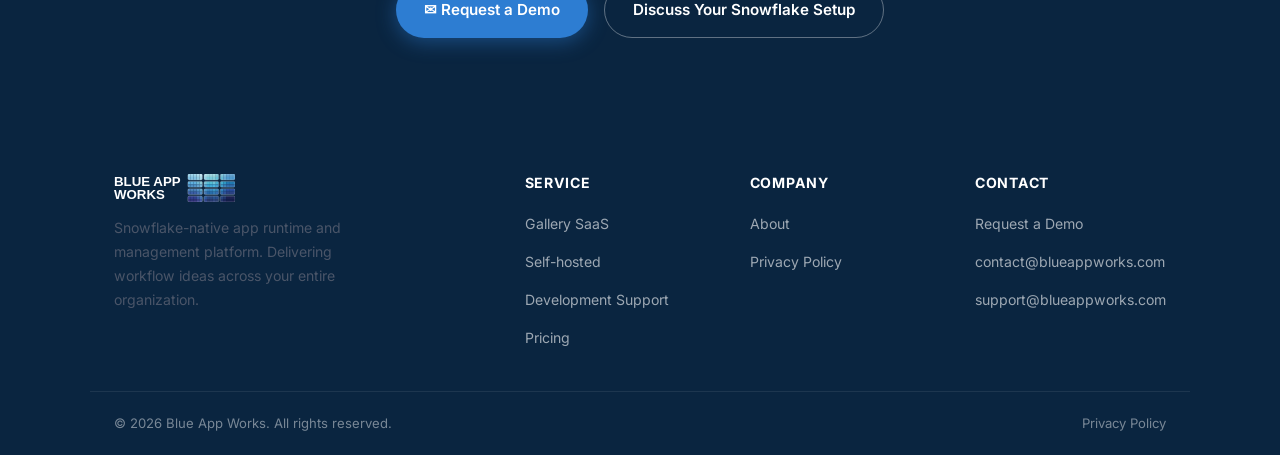
<file: en/index.html>
<!DOCTYPE html>
<html lang="en">
<head>
  <meta charset="UTF-8" />
  <meta name="viewport" content="width=device-width, initial-scale=1.0" />
  <title>Blue App Works</title>
  <meta name="description" content="Blue App Works provides middleware and gallery solutions for Snowflake-native business applications — turning workflow ideas into running apps at any organizational scale." />
  <link rel="preconnect" href="https://fonts.googleapis.com" />
  <link rel="preconnect" href="https://fonts.gstatic.com" crossorigin />
  <link href="https://fonts.googleapis.com/css2?family=Inter:wght@300;400;500;600;700;800;900&family=Noto+Sans+JP:wght@400;500;700&display=swap" rel="stylesheet" />
  <link rel="stylesheet" href="../css/style.css" />
  <link rel="icon" href="../images/icon.svg" type="image/svg+xml" />
  <link rel="alternate" hreflang="ja" href="https://www.blueappworks.com/" />
  <link rel="alternate" hreflang="en" href="https://www.blueappworks.com/en/" />
  <script>
    // Auto-redirect to Japanese if user prefers Japanese
    (function() {
      var pref = localStorage.getItem('baw-lang-pref');
      if (pref === 'ja') { window.location.replace('../index.html'); return; }
    })();
  </script>
</head>
<body>

<!-- ========== HEADER ========== -->
<header id="site-header">
  <div class="nav-inner">
    <a href="index.html" class="nav-logo">
      <img src="../images/logo.svg" alt="Blue App Works" class="nav-logo-img" />
    </a>
    <nav class="nav-links" id="nav-links">
      <a href="#service">Service</a>
      <a href="#problem">Challenges</a>
      <a href="#how">How It Works</a>
      <a href="#pricing">Pricing</a>
      <a href="#about">About</a>
      <a href="contact.html" class="nav-cta">Contact</a>
    </nav>
    <div class="hamburger" id="hamburger" aria-label="Menu" role="button" tabindex="0">
      <span></span><span></span><span></span>
    </div>
  </div>
</header>

<!-- ========== HERO ========== -->
<section class="hero" id="top">
  <div class="hero-bg"></div>
  <div class="hero-inner hero-inner--brand">
    <img src="../images/stayblue-staycurious-white.svg" alt="Stay Blue, Stay Curious" class="hero-catchphrase" />
    <p class="hero-desc hero-desc--brand">
      Blue is the color of Snowflake. The color of PostgreSQL.<br>
      The color of curiosity, where ideas come to life.<br>
      We deliver the ideas that turn ideas into reality.
    </p>
    <div class="hero-actions" style="justify-content:center">
      <a href="#service" class="btn btn-outline">
        Our Services →
      </a>
      <a href="contact.html" class="btn btn-primary">
        Contact Us
      </a>
    </div>
  </div>
</section>

<!-- ========== SERVICE ========== -->
<section class="section section-dark" id="service">
  <div class="container">
    <div class="badge">Our Perspective</div>
    <h2 class="section-title" style="color:#fff">Snowflake as an<br>Operational Apps Platform</h2>
    <p class="section-sub">
      Snowflake has evolved far beyond a data analytics platform.<br>
      Blue App Works envisions a new way to use it — as the runtime<br>
      for deploying, distributing, and managing business applications.
    </p>
    <div class="service-layout">
      <div class="service-blueprint">
        <img src="../images/blueprint.png" alt="Snowflake Platform Architecture Blueprint" />
      </div>
      <div class="service-points">
        <!-- 01 -->
        <div class="service-point">
          <div class="service-point-num">01</div>
          <div class="service-point-body">
            <h3>Where Ideas Come to Life — and New Data Is Born</h3>
            <p>Your existing Snowflake environment becomes the runtime for business apps.<br>A place to realize ideas, and the starting point of a new data utilization cycle.</p>
          </div>
        </div>
        <!-- 02 -->
        <div class="service-point">
          <div class="service-point-num">02</div>
          <div class="service-point-body">
            <h3>Managed Infrastructure for Internal Apps</h3>
            <p>Snowflake Postgres and Native Apps make this possible. Build the apps you need<br>and run them safely — without worrying about infrastructure.</p>
          </div>
        </div>
        <!-- 03 -->
        <div class="service-point">
          <div class="service-point-num">03</div>
          <div class="service-point-body">
            <h3>A New Distribution Channel for Business Apps</h3>
            <p>AI-generated apps are thriving, but there's also a wealth of proven business<br>applications built over decades in the on-premises era.<br>Discover high-quality apps from domain experts on the Snowflake Marketplace,<br>and combine them with your accumulated data to optimize operations.</p>
          </div>
        </div>
      </div>
    </div>
  </div>
</section>

<!-- ========== GALLERY SHOWCASE ========== -->
<section class="section section-alt" id="gallery-showcase">
  <div class="container">
    <div class="badge">Service</div>
    <div class="showcase-inner">
      <div class="showcase-text">
        <h2 class="section-title" style="text-align:left;margin-bottom:8px">
          Blue App Gallery
        </h2>
        <p style="text-align:left;color:var(--blue-accent);font-weight:600;margin-bottom:20px;font-size:0.9rem">Now available for free</p>
        <h3 class="section-title" style="text-align:left;margin-bottom:16px">
          <span class="hero-line">Turn workflow ideas</span>
          <span class="hero-line">into <span style="color:var(--blue-accent)">running apps</span>.</span>
          <span class="hero-line">Deliver to the entire org.</span>
        </h3>
        <p class="section-sub" style="text-align:left;margin:0 0 12px;font-size:0.93rem">
          Business users don't need Snowflake expertise or server management skills.<br>
          Blue App Works provides an app gallery service where you can "lease" middleware only when you need it.<br>
          No expensive SaaS contracts. No complex infrastructure platforms for your apps.
        </p>
        <p style="text-align:left;font-size:0.8rem;color:var(--text-sub);margin:0 0 32px;line-height:1.6">
          * Initial setup by a Snowflake administrator is required. Please confirm the security posture before internal rollout.
        </p>
        <div class="hero-actions">
          <a href="contact.html" class="btn btn-primary">
            Request a Demo
          </a>
          <a href="#how" class="btn btn-outline" style="color:var(--blue-accent);border-color:var(--blue-accent)">
            See How It Works →
          </a>
        </div>
      </div>
      <div class="showcase-visual">
        <div class="gallery-mockup">
          <div class="gallery-mockup-bar">
            <div class="gmb-dots">
              <span style="background:#ef4444"></span>
              <span style="background:#f59e0b"></span>
              <span style="background:#10b981"></span>
            </div>
            <div class="gmb-title">Blue App Gallery</div>
            <div class="gmb-search">Search apps...</div>
          </div>
          <div class="gallery-grid">
            <div class="gc" data-status="running">
              <div class="gc-header"><div class="gc-icon" style="background:#dbeafe">📊</div><div class="gc-meta"><div class="gc-name">Sales Dashboard</div><div class="gc-ver">v2.1 · Analytics</div></div></div>
              <div class="gc-desc">Real-time sales metrics and KPI tracking</div>
              <div class="gc-footer"><span class="gc-dot running"></span><span class="gc-status">Running</span><button class="gc-btn open">Open ↗</button></div>
            </div>
            <div class="gc" data-status="running">
              <div class="gc-header"><div class="gc-icon" style="background:#d1fae5">📦</div><div class="gc-meta"><div class="gc-name">Inventory Tracker</div><div class="gc-ver">v1.4 · Operations</div></div></div>
              <div class="gc-desc">Warehouse inventory monitoring system</div>
              <div class="gc-footer"><span class="gc-dot running"></span><span class="gc-status">Running</span><button class="gc-btn open">Open ↗</button></div>
            </div>
            <div class="gc" data-status="running">
              <div class="gc-header"><div class="gc-icon" style="background:#ede9fe">🤖</div><div class="gc-meta"><div class="gc-name">Churn Predictor</div><div class="gc-ver">v3.0 · AI/ML</div></div></div>
              <div class="gc-desc">ML-powered customer churn prediction</div>
              <div class="gc-footer"><span class="gc-dot running"></span><span class="gc-status">Running</span><button class="gc-btn open">Open ↗</button></div>
            </div>
            <div class="gc" data-status="running">
              <div class="gc-header"><div class="gc-icon" style="background:#fef9c3">💰</div><div class="gc-meta"><div class="gc-name">Cost Optimizer</div><div class="gc-ver">v1.2 · Analytics</div></div></div>
              <div class="gc-desc">Snowflake credit usage analysis and optimization</div>
              <div class="gc-footer"><span class="gc-dot running"></span><span class="gc-status">Running</span><button class="gc-btn open">Open ↗</button></div>
            </div>
            <div class="gc" data-status="stopped">
              <div class="gc-header"><div class="gc-icon" style="background:#fce7f3">🔍</div><div class="gc-meta"><div class="gc-name">Data Quality Monitor</div><div class="gc-ver">v2.0 · Governance</div></div></div>
              <div class="gc-desc">Automated data quality checks and alerts</div>
              <div class="gc-footer"><span class="gc-dot stopped"></span><span class="gc-status">Stopped</span><button class="gc-btn launch">Launch ▶</button></div>
            </div>
            <div class="gc" data-status="running">
              <div class="gc-header"><div class="gc-icon" style="background:#e0f2fe">💬</div><div class="gc-meta"><div class="gc-name">LLM Chatbot</div><div class="gc-ver">v1.0 · AI/ML</div></div></div>
              <div class="gc-desc">Cortex AI-powered conversational assistant</div>
              <div class="gc-footer"><span class="gc-dot running"></span><span class="gc-status">Running</span><button class="gc-btn open">Open ↗</button></div>
            </div>
            <div class="gc" data-status="running">
              <div class="gc-header"><div class="gc-icon" style="background:#fef3c7">⚠️</div><div class="gc-meta"><div class="gc-name">Anomaly Detector</div><div class="gc-ver">v1.1 · AI/ML</div></div></div>
              <div class="gc-desc">Time-series anomaly detection for metrics</div>
              <div class="gc-footer"><span class="gc-dot running"></span><span class="gc-status">Running</span><button class="gc-btn open">Open ↗</button></div>
            </div>
            <div class="gc" data-status="running">
              <div class="gc-header"><div class="gc-icon" style="background:#fce7f3">📝</div><div class="gc-meta"><div class="gc-name">Report Builder</div><div class="gc-ver">v2.3 · Analytics</div></div></div>
              <div class="gc-desc">Drag-and-drop report creation tool</div>
              <div class="gc-footer"><span class="gc-dot running"></span><span class="gc-status">Running</span><button class="gc-btn open">Open ↗</button></div>
            </div>
            <div class="gc" data-status="stopped">
              <div class="gc-header"><div class="gc-icon" style="background:#dbeafe">🔄</div><div class="gc-meta"><div class="gc-name">ETL Pipeline Manager</div><div class="gc-ver">v3.1 · Operations</div></div></div>
              <div class="gc-desc">Visual ETL pipeline orchestration</div>
              <div class="gc-footer"><span class="gc-dot stopped"></span><span class="gc-status">Stopped</span><button class="gc-btn launch">Launch ▶</button></div>
            </div>
          </div>
        </div>
      </div>
    </div>
  </div>
</section>

<!-- ========== PROBLEM ========== -->
<section class="section" id="problem">
  <div class="container">
    <div class="badge">Problem</div>
    <h2 class="section-title">Why Do Business Apps<br>Get Built but Never Used?</h2>
    <p class="section-sub">
      Generative AI has dramatically lowered the barrier to building apps.
      But between "building" and "being used across the organization," a significant gap remains.
    </p>
    <div class="problem-grid">
      <div class="problem-card">
        <div class="problem-icon" style="background:#f0fdf4">🚀</div>
        <h3>No Distribution Channel</h3>
        <p>There's no way to scale apps from one person to a team, department, or entire organization. Ideas stay trapped on individual desktops.</p>
      </div>
      <div class="problem-card">
        <div class="problem-icon" style="background:#fef2f2">🔒</div>
        <h3>Permission Barriers for Users</h3>
        <p>Snowflake permissions require expert knowledge. Every time a user wants to launch an app, admin intervention is needed — unsustainable for daily operations.</p>
      </div>
      <div class="problem-card">
        <div class="problem-icon" style="background:#fff7ed">🌐</div>
        <h3>App Sprawl & Management Chaos</h3>
        <p>Apps spring up across departments with no visibility. Version control becomes ad-hoc, and governance breaks down.</p>
      </div>
    </div>
  </div>
</section>

<!-- ========== HOW IT WORKS ========== -->
<section class="section section-alt" id="how">
  <div class="container">
    <div class="badge">How It Works</div>
    <h2 class="section-title">Get Started in 3 Steps</h2>
    <p class="section-sub">
      No complex infrastructure setup needed. If you have a Snowflake account, you can start right away.
    </p>
    <div class="steps">
      <div class="step">
        <div class="step-circle">🛒</div>
        <h3>STEP 1<br>Free Install from Marketplace</h3>
        <p>Search for Blue App Gallery on the Snowflake Marketplace and install with one click. If you have a Snowflake account, you can start today.</p>
      </div>
      <div class="step">
        <div class="step-circle">⚙️</div>
        <h3>STEP 2<br>Configure Permissions & Register Apps</h3>
        <p>Admins grant minimal permissions to Gallery. Register existing apps or AI-generated apps, and they become accessible to all users instantly.</p>
      </div>
      <div class="step">
        <div class="step-circle">▶️</div>
        <h3>STEP 3<br>Click to Launch & Roll Out</h3>
        <p>Users simply browse the Gallery and click to launch apps. No permission complexity. Organization-wide rollout is just an admin action away.</p>
      </div>
    </div>
    <div style="text-align:center;margin-top:48px">
      <img src="../images/BAW-works-en.png" alt="How Blue App Works works" style="max-width:100%;height:auto;border-radius:var(--radius-lg)" />
    </div>
  </div>
</section>

<!-- ========== PRICING ========== -->
<section class="section section-alt" id="pricing">
  <div class="container">
    <div class="badge">Pricing</div>
    <h2 class="section-title">Pricing</h2>
    <p class="section-sub">
      During our beta period, Blue App Gallery and Blue App Gallery Operator are available completely <strong>free of charge</strong>.
    </p>

    <!-- Free banner -->
    <div class="pricing-free-banner">
      <div class="pfb-icon">🎁</div>
      <div class="pfb-body">
        <div class="pfb-title">Free for end users — always.</div>
        <p class="pfb-desc">Blue App Gallery (SaaS) and Blue App Gallery Operator (Snowflake Marketplace) are currently free. We aim to keep them free for end users going forward, so business users can confidently keep using their apps.</p>
      </div>
    </div>

    <!-- Revenue model note -->
    <div class="pricing-model-grid">
      <div class="pricing-model-card">
        <div class="pmcard-icon">🤝</div>
        <h3>For App Providers</h3>
        <p>
          If you're looking to establish Snowflake Marketplace as a new distribution channel for your business applications, let's talk. We aim to support partners from Snowflake Native Apps development to listing and promotion.
        </p>
        <a href="contact.html?type=marketplace" class="btn btn-primary" style="margin-top:20px;border-radius:var(--radius)">Contact Us →</a>
      </div>
      <div class="pricing-model-card pricing-model-card--support">
        <div class="pmcard-icon">🙏</div>
        <h3>Supporting the Project</h3>
        <p>
          This project began as a proof-of-concept for using Snowflake as a runtime for business applications. Having more users is our greatest momentum. We may accept donations in the future for infrastructure costs.
        </p>
        <p style="margin-top:12px">
          If this project resonates with you, your support — whether through usage or contribution — would mean the world to us.
        </p>
      </div>
    </div>
  </div>
</section>

<!-- ========== ABOUT ========== -->
<section class="section" id="about">
  <div class="container">
    <div class="badge">About</div>
    <h2 class="section-title">About Blue App Works</h2>
    <div class="about-single">
      <p class="about-lead">
        Building organizations where ideas get used.
      </p>
      <p>
        In the DX era, companies, departments, and individuals are increasingly turning workflow improvement ideas into apps.
        Thanks to generative AI, the barrier to "building" has dropped dramatically.
      </p>
      <p>
        But the real challenge lies in "runtime infrastructure" and "organizational adoption."
        Blue App Works uses Snowflake as the runtime to support the entire journey — from app creation to organization-wide usage.
      </p>
      <p>
        No expensive SaaS contracts. No complex low-code tools.
        Maximize your Snowflake investment, and ensure apps don't just get built — they get used.
      </p>
      <div style="margin-top:32px;display:flex;gap:16px;flex-wrap:wrap">
        <a href="contact.html" class="btn btn-primary">Contact Us</a>
        <a href="privacy.html" class="btn btn-outline" style="color:var(--blue-accent);border-color:var(--blue-accent)">Privacy Policy</a>
      </div>
    </div>
  </div>
</section>

<!-- ========== CTA ========== -->
<section class="section section-dark" style="text-align:center">
  <div class="container">
    <div class="badge">Get Started</div>
    <h2 style="color:#fff;margin-bottom:16px">Deliver Snowflake Apps<br>Across Your Organization</h2>
    <p style="max-width:520px;margin:0 auto 40px;font-size:1.05rem">
      Experience Blue App Gallery in a demo environment first.
      We'd love to hear from you.
    </p>
    <div style="display:flex;gap:16px;justify-content:center;flex-wrap:wrap">
      <a href="contact.html" class="btn btn-primary">✉ Request a Demo</a>
      <a href="contact.html?type=snowflake" class="btn btn-outline">Discuss Your Snowflake Setup</a>
    </div>
  </div>
</section>

<!-- ========== FOOTER ========== -->
<footer>
  <div class="footer-top">
    <div class="footer-brand">
      <div class="footer-logo">
        <img src="../images/logo-white.svg" alt="Blue App Works" />
      </div>
      <p class="footer-desc">
        Snowflake-native app runtime and management platform.
        Delivering workflow ideas across your entire organization.
      </p>
    </div>
    <div class="footer-col">
      <h4>Service</h4>
      <ul>
        <li><a href="#service">Gallery SaaS</a></li>
        <li><a href="#service">Self-hosted</a></li>
        <li><a href="#service">Development Support</a></li>
        <li><a href="#pricing">Pricing</a></li>
      </ul>
    </div>
    <div class="footer-col">
      <h4>Company</h4>
      <ul>
        <li><a href="#about">About</a></li>
        <li><a href="privacy.html">Privacy Policy</a></li>
      </ul>
    </div>
    <div class="footer-col">
      <h4>Contact</h4>
      <ul>
        <li><a href="contact.html">Request a Demo</a></li>
        <li><a href="mailto:contact@blueappworks.com">contact@blueappworks.com</a></li>
        <li><a href="mailto:support@blueappworks.com">support@blueappworks.com</a></li>
      </ul>
    </div>
  </div>
  <div class="footer-bottom">
    <span>© 2026 Blue App Works. All rights reserved.</span>
    <a href="privacy.html" style="color:rgba(255,255,255,0.45);font-size:0.82rem">Privacy Policy</a>
  </div>
</footer>

<script src="../js/lang.js"></script>
<script>
  // hamburger menu
  const hamburger = document.getElementById('hamburger');
  const navLinks  = document.getElementById('nav-links');
  hamburger.addEventListener('click', () => {
    navLinks.classList.toggle('open');
  });
  hamburger.addEventListener('keydown', (e) => {
    if (e.key === 'Enter' || e.key === ' ') navLinks.classList.toggle('open');
  });

  // header scroll effect
  const header = document.getElementById('site-header');
  window.addEventListener('scroll', () => {
    header.style.background = window.scrollY > 40
      ? 'rgba(255,255,255,0.98)'
      : 'rgba(255,255,255,0.97)';
  });

  // smooth reveal on scroll
  const observer = new IntersectionObserver((entries) => {
    entries.forEach(e => {
      if (e.isIntersecting) {
        e.target.style.opacity = '1';
        e.target.style.transform = 'translateY(0)';
      }
    });
  }, { threshold: 0.12 });
  document.querySelectorAll('.problem-card, .solution-card, .step, .tech-pill, .pricing-card').forEach(el => {
    el.style.opacity = '0';
    el.style.transform = 'translateY(24px)';
    el.style.transition = 'opacity 0.5s ease, transform 0.5s ease';
    observer.observe(el);
  });
</script>
</body>
</html>
</file>
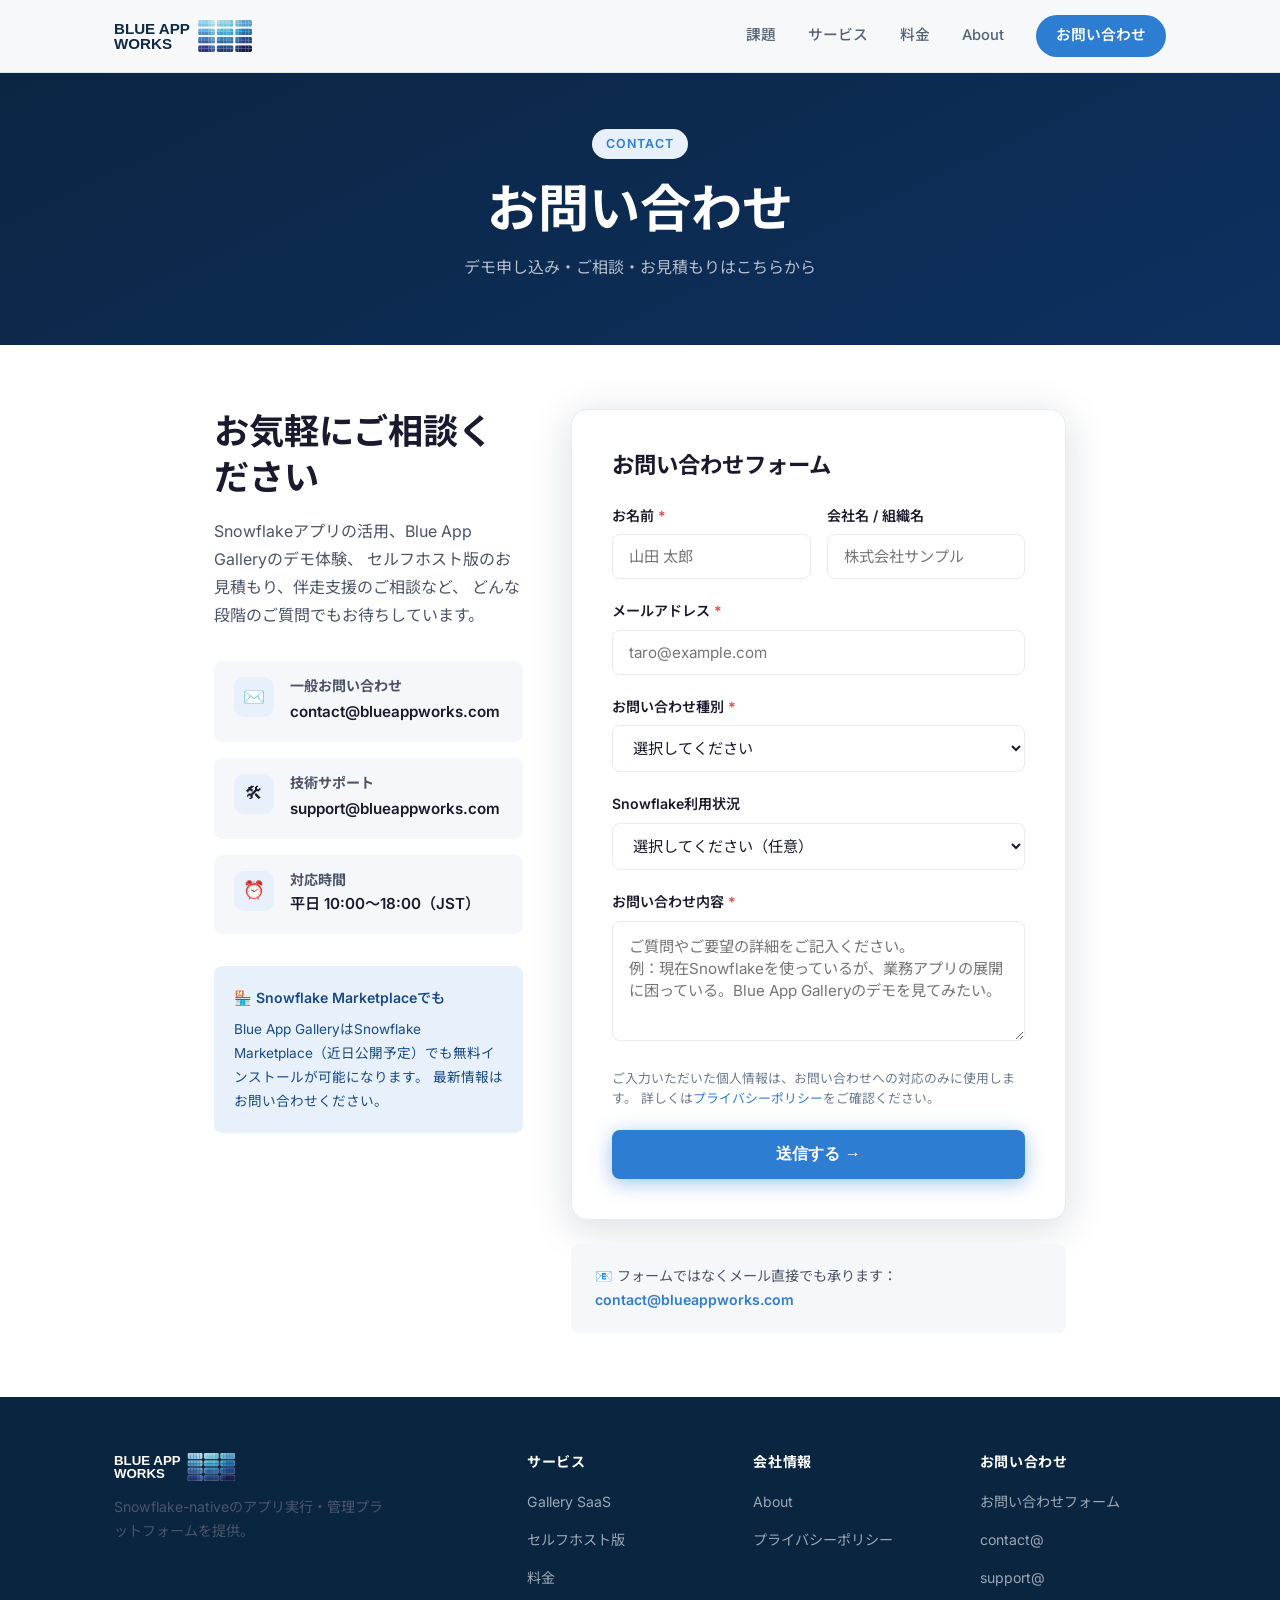
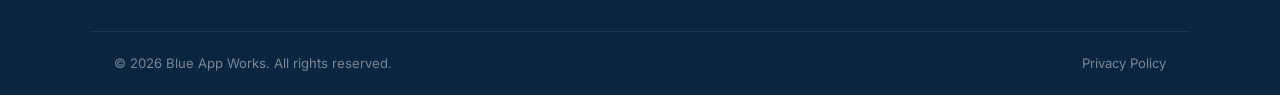
<file: contact.html>
<!DOCTYPE html>
<html lang="ja">
<head>
  <meta charset="UTF-8" />
  <meta name="viewport" content="width=device-width, initial-scale=1.0" />
  <title>お問い合わせ / Contact | Blue App Works</title>
  <meta name="description" content="Blue App Worksへのデモ申し込み・ご相談はこちらから。Snowflakeアプリ活用のご相談、セルフホスト版のお見積もり、伴走支援に関するお問い合わせをお待ちしています。" />
  <link rel="preconnect" href="https://fonts.googleapis.com" />
  <link rel="preconnect" href="https://fonts.gstatic.com" crossorigin />
  <link href="https://fonts.googleapis.com/css2?family=Inter:wght@300;400;500;600;700;800;900&family=Noto+Sans+JP:wght@400;500;700&display=swap" rel="stylesheet" />
  <link rel="stylesheet" href="css/style.css" />
  <link rel="icon" href="images/icon.svg" type="image/svg+xml" />
</head>
<body>

<!-- HEADER -->
<header id="site-header">
  <div class="nav-inner">
    <a href="index.html" class="nav-logo">
      <img src="images/logo.svg" alt="Blue App Works" class="nav-logo-img" />
    </a>
    <nav class="nav-links" id="nav-links">
      <a href="index.html#problem">課題</a>
      <a href="index.html#service">サービス</a>
      <a href="index.html#pricing">料金</a>
      <a href="index.html#about">About</a>
      <a href="contact.html" class="nav-cta">お問い合わせ</a>
    </nav>
    <div class="hamburger" id="hamburger" role="button" tabindex="0">
      <span></span><span></span><span></span>
    </div>
  </div>
</header>

<!-- PAGE HERO -->
<div class="page-hero">
  <div class="badge">Contact</div>
  <h1>お問い合わせ</h1>
  <p>デモ申し込み・ご相談・お見積もりはこちらから</p>
</div>

<!-- CONTACT CONTENT -->
<div class="contact-grid">

  <!-- Left: info -->
  <div class="contact-info">
    <h2>お気軽にご相談ください</h2>
    <p>
      Snowflakeアプリの活用、Blue App Galleryのデモ体験、
      セルフホスト版のお見積もり、伴走支援のご相談など、
      どんな段階のご質問でもお待ちしています。
    </p>

    <div class="contact-cards">
      <div class="contact-card">
        <div class="contact-card-icon">✉️</div>
        <div class="contact-card-body">
          <h4>一般お問い合わせ</h4>
          <a href="mailto:contact@blueappworks.com">contact@blueappworks.com</a>
        </div>
      </div>
      <div class="contact-card">
        <div class="contact-card-icon">🛠</div>
        <div class="contact-card-body">
          <h4>技術サポート</h4>
          <a href="mailto:support@blueappworks.com">support@blueappworks.com</a>
        </div>
      </div>
      <div class="contact-card">
        <div class="contact-card-icon">⏰</div>
        <div class="contact-card-body">
          <h4>対応時間</h4>
          <p>平日 10:00〜18:00（JST）</p>
        </div>
      </div>
    </div>

    <div style="margin-top:32px;padding:20px;background:var(--blue-light);border-radius:var(--radius)">
      <p style="font-size:0.88rem;color:var(--blue-mid);font-weight:600;margin-bottom:8px">
        🏪 Snowflake Marketplaceでも
      </p>
      <p style="font-size:0.85rem;color:var(--blue-mid)">
        Blue App GalleryはSnowflake Marketplace（近日公開予定）でも無料インストールが可能になります。
        最新情報はお問い合わせください。
      </p>
    </div>
  </div>

  <!-- Right: form -->
  <div>
    <div class="contact-form-card">
      <h3>お問い合わせフォーム</h3>

      <!-- Form (static - mailto fallback) -->
      <form id="contact-form" onsubmit="handleSubmit(event)">
        <div class="form-row">
          <div class="form-group">
            <label for="name">お名前 <span style="color:#ef4444">*</span></label>
            <input type="text" id="name" name="name" placeholder="山田 太郎" required />
          </div>
          <div class="form-group">
            <label for="company">会社名 / 組織名</label>
            <input type="text" id="company" name="company" placeholder="株式会社サンプル" />
          </div>
        </div>

        <div class="form-group">
          <label for="email">メールアドレス <span style="color:#ef4444">*</span></label>
          <input type="email" id="email" name="email" placeholder="taro@example.com" required />
        </div>

        <div class="form-group">
          <label for="inquiry-type">お問い合わせ種別 <span style="color:#ef4444">*</span></label>
          <select id="inquiry-type" name="inquiry-type" required>
            <option value="">選択してください</option>
            <option value="early-access">Blue App Gallery を先行体験したい</option>
            <option value="info">Blue App Gallery の詳細を知りたい</option>
            <option value="selfhost">セルフホスト版のお見積もり</option>
            <option value="consulting">伴走開発支援のご相談</option>
            <option value="other">その他</option>
          </select>
        </div>

        <div class="form-group">
          <label for="snowflake-status">Snowflake利用状況</label>
          <select id="snowflake-status" name="snowflake-status">
            <option value="">選択してください（任意）</option>
            <option value="already">既に利用中</option>
            <option value="planning">導入を検討中</option>
            <option value="not-yet">まだ利用していない</option>
            <option value="unknown">わからない</option>
          </select>
        </div>

        <div class="form-group">
          <label for="message">お問い合わせ内容 <span style="color:#ef4444">*</span></label>
          <textarea id="message" name="message" placeholder="ご質問やご要望の詳細をご記入ください。&#10;例：現在Snowflakeを使っているが、業務アプリの展開に困っている。Blue App Galleryのデモを見てみたい。" required></textarea>
        </div>

        <p class="form-notice">
          ご入力いただいた個人情報は、お問い合わせへの対応のみに使用します。
          詳しくは<a href="privacy.html">プライバシーポリシー</a>をご確認ください。
        </p>

        <button type="submit" class="btn btn-primary btn-block" style="border-radius:var(--radius);font-size:1rem">
          送信する →
        </button>
      </form>

      <!-- Success message -->
      <div class="form-success" id="form-success">
        <div class="success-icon">✅</div>
        <h3>お問い合わせありがとうございます！</h3>
        <p>内容を確認の上、通常2営業日以内にご返信いたします。<br>
        <a href="mailto:contact@blueappworks.com">contact@blueappworks.com</a> からメールが届きます。</p>
        <div style="margin-top:24px">
          <a href="index.html" class="btn btn-secondary">← ホームへ戻る</a>
        </div>
      </div>
    </div>

    <!-- Alternatives -->
    <div style="margin-top:24px;padding:20px 24px;background:var(--gray-100);border-radius:var(--radius);font-size:0.88rem">
      <p style="color:var(--text-sub)">
        📧 フォームではなくメール直接でも承ります：
        <a href="mailto:contact@blueappworks.com" style="font-weight:600">contact@blueappworks.com</a>
      </p>
    </div>
  </div>

</div><!-- /contact-grid -->

<!-- FOOTER -->
<footer>
  <div class="footer-top">
    <div class="footer-brand">
      <div class="footer-logo">
        <img src="images/logo-white.svg" alt="Blue App Works" />
      </div>
      <p class="footer-desc">Snowflake-nativeのアプリ実行・管理プラットフォームを提供。</p>
    </div>
    <div class="footer-col">
      <h4>サービス</h4>
      <ul>
        <li><a href="index.html#service">Gallery SaaS</a></li>
        <li><a href="index.html#service">セルフホスト版</a></li>
        <li><a href="index.html#pricing">料金</a></li>
      </ul>
    </div>
    <div class="footer-col">
      <h4>会社情報</h4>
      <ul>
        <li><a href="index.html#about">About</a></li>
        <li><a href="privacy.html">プライバシーポリシー</a></li>
      </ul>
    </div>
    <div class="footer-col">
      <h4>お問い合わせ</h4>
      <ul>
        <li><a href="contact.html">お問い合わせフォーム</a></li>
        <li><a href="mailto:contact@blueappworks.com">contact@</a></li>
        <li><a href="mailto:support@blueappworks.com">support@</a></li>
      </ul>
    </div>
  </div>
  <div class="footer-bottom">
    <span>© 2026 Blue App Works. All rights reserved.</span>
    <a href="privacy.html" style="color:rgba(255,255,255,0.45);font-size:0.82rem">Privacy Policy</a>
  </div>
</footer>

<script>
  // hamburger
  const hamburger = document.getElementById('hamburger');
  const navLinks  = document.getElementById('nav-links');
  hamburger.addEventListener('click', () => navLinks.classList.toggle('open'));

  // pre-select inquiry type from URL param
  const params = new URLSearchParams(window.location.search);
  const typeParam = params.get('type');
  if (typeParam) {
    const sel = document.getElementById('inquiry-type');
    if (sel) {
      for (let o of sel.options) {
        if (o.value === typeParam) { sel.value = typeParam; break; }
      }
    }
  }

  // form submit → mailto fallback (static site)
  function handleSubmit(e) {
    e.preventDefault();
    const form = document.getElementById('contact-form');
    const name    = document.getElementById('name').value;
    const company = document.getElementById('company').value;
    const email   = document.getElementById('email').value;
    const type    = document.getElementById('inquiry-type').value;
    const sfStatus= document.getElementById('snowflake-status').value;
    const message = document.getElementById('message').value;

    const subject = encodeURIComponent(`[Blue App Works お問い合わせ] ${type} - ${name}`);
    const body = encodeURIComponent(
      `お名前: ${name}\n` +
      `会社名: ${company}\n` +
      `メール: ${email}\n` +
      `種別: ${type}\n` +
      `Snowflake利用状況: ${sfStatus}\n\n` +
      `---\n${message}`
    );

    // Open mailto
    window.location.href = `mailto:contact@blueappworks.com?subject=${subject}&body=${body}`;

    // Show success after small delay
    setTimeout(() => {
      form.style.display = 'none';
      const successEl = document.getElementById('form-success');
      successEl.style.display = 'block';
    }, 500);
  }
</script>
</body>
</html>
</file>
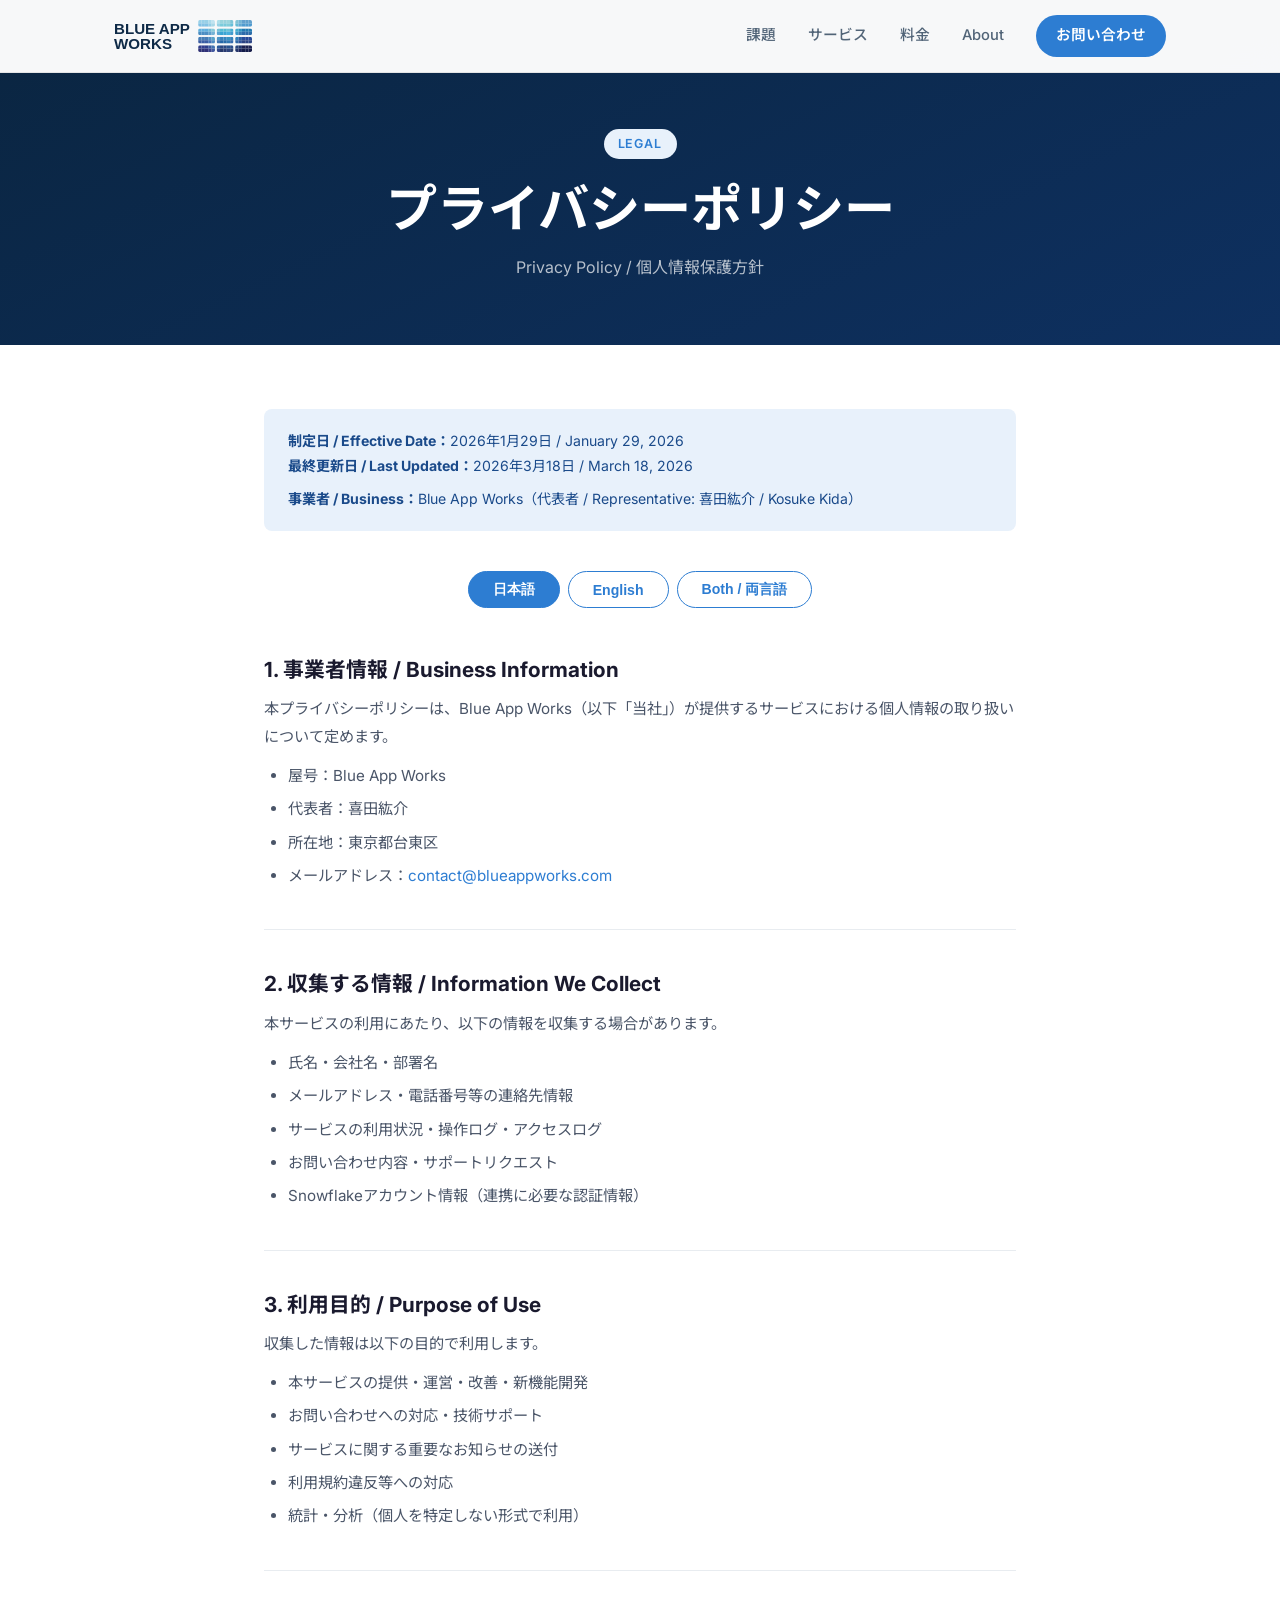
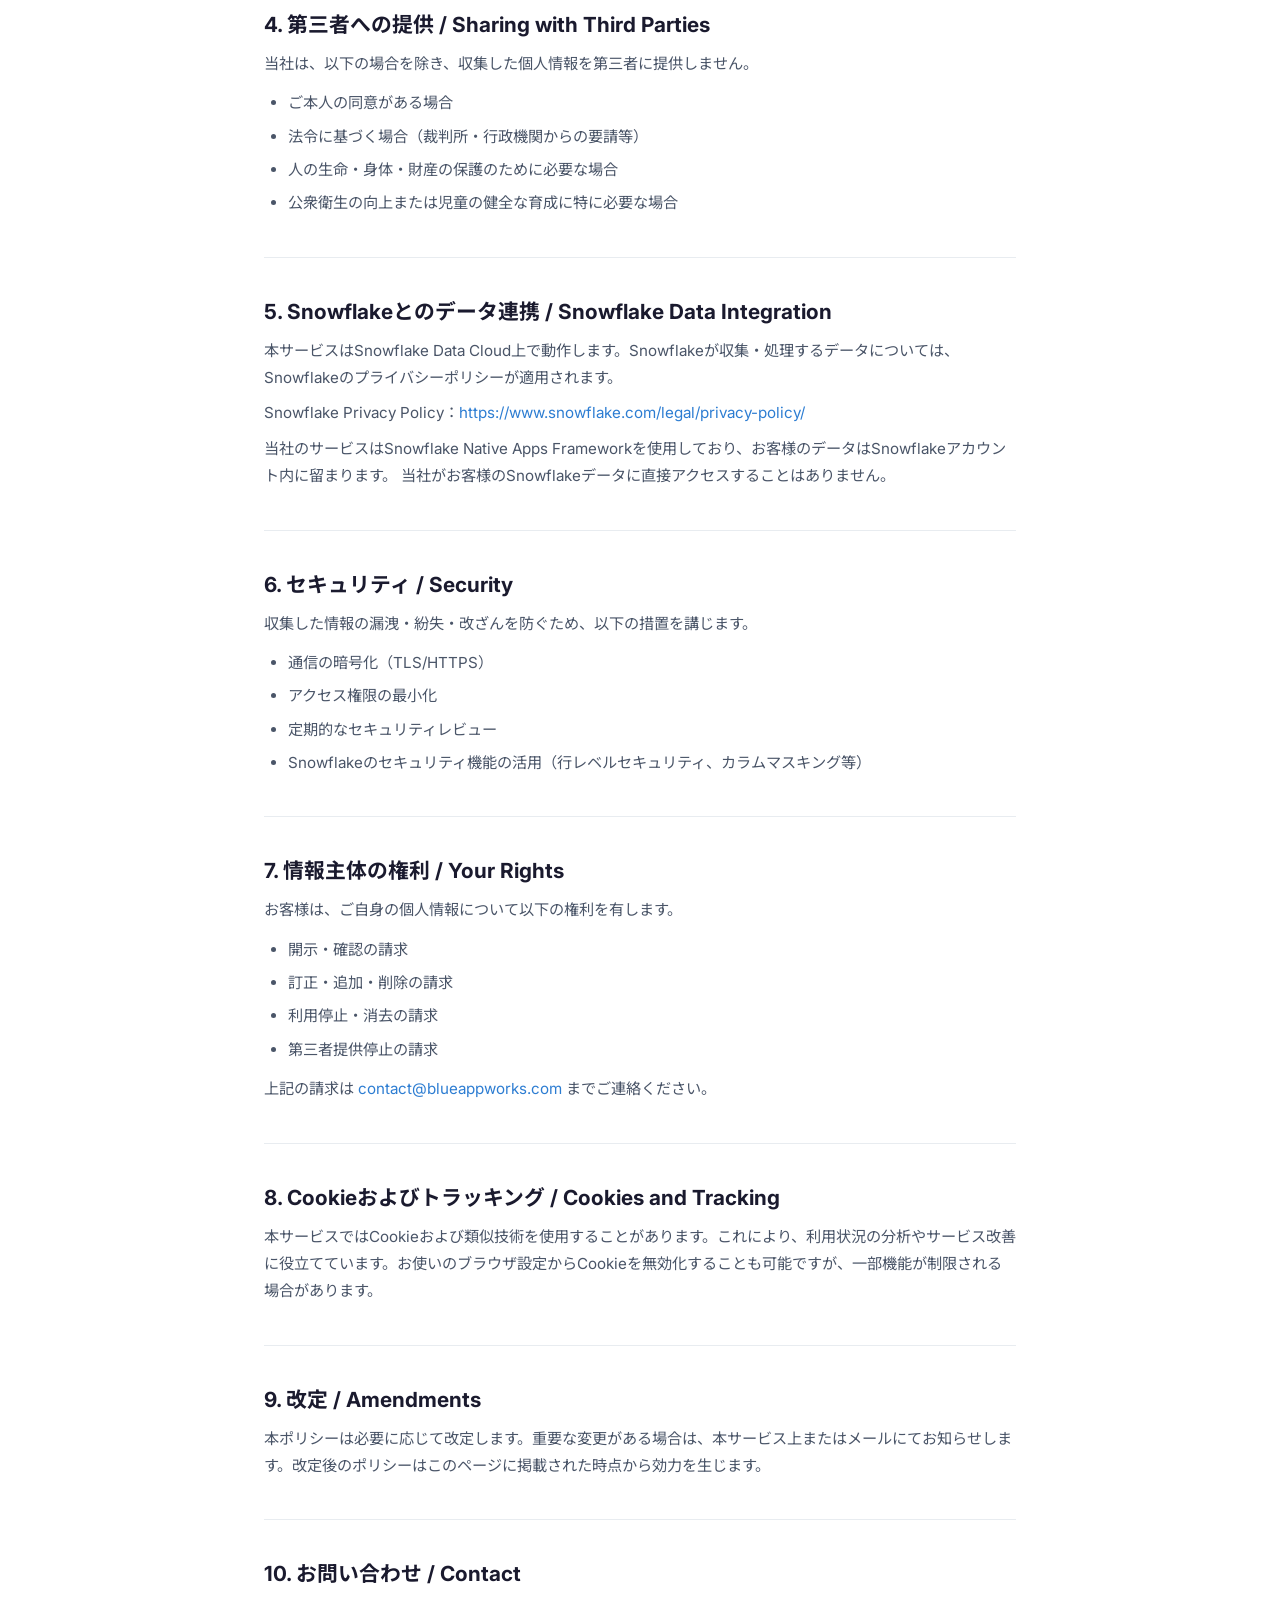
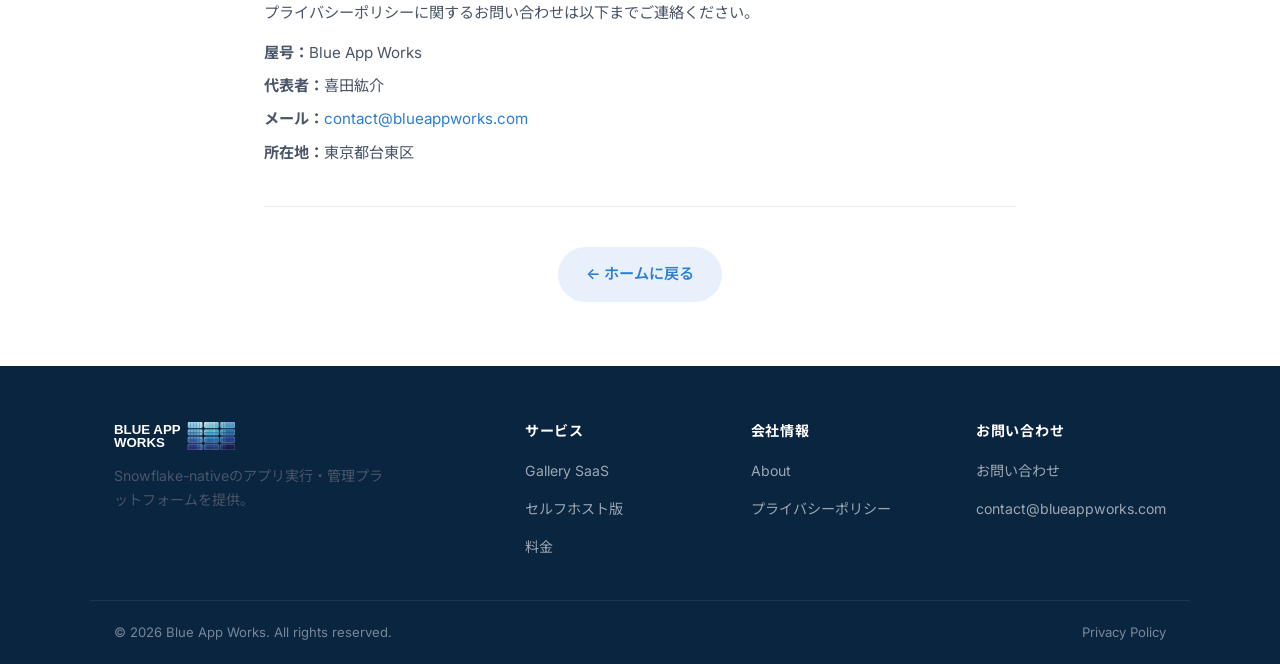
<file: privacy.html>
<!DOCTYPE html>
<html lang="ja">
<head>
  <meta charset="UTF-8" />
  <meta name="viewport" content="width=device-width, initial-scale=1.0" />
  <title>プライバシーポリシー / Privacy Policy | Blue App Works</title>
  <meta name="description" content="Blue App Worksのプライバシーポリシー（日英バイリンガル）/ Privacy Policy for Blue App Works (Japanese & English)" />
  <link rel="preconnect" href="https://fonts.googleapis.com" />
  <link rel="preconnect" href="https://fonts.gstatic.com" crossorigin />
  <link href="https://fonts.googleapis.com/css2?family=Inter:wght@300;400;500;600;700;800;900&family=Noto+Sans+JP:wght@400;500;700&display=swap" rel="stylesheet" />
  <link rel="stylesheet" href="css/style.css" />
  <link rel="icon" href="images/icon.svg" type="image/svg+xml" />
  <style>
    .lang-hidden { display: none; }
  </style>
</head>
<body>

<!-- HEADER -->
<header id="site-header">
  <div class="nav-inner">
    <a href="index.html" class="nav-logo">
      <img src="images/logo.svg" alt="Blue App Works" class="nav-logo-img" />
    </a>
    <nav class="nav-links" id="nav-links">
      <a href="index.html#problem">課題</a>
      <a href="index.html#service">サービス</a>
      <a href="index.html#pricing">料金</a>
      <a href="index.html#about">About</a>
      <a href="contact.html" class="nav-cta">お問い合わせ</a>
    </nav>
    <div class="hamburger" id="hamburger" role="button" tabindex="0">
      <span></span><span></span><span></span>
    </div>
  </div>
</header>

<!-- PAGE HERO -->
<div class="page-hero">
  <div class="badge">Legal</div>
  <h1>プライバシーポリシー</h1>
  <p>Privacy Policy / 個人情報保護方針</p>
</div>

<!-- CONTENT -->
<div class="page-content">

  <!-- meta -->
  <div class="meta-info">
    <p><strong>制定日 / Effective Date：</strong>2026年1月29日 / January 29, 2026</p>
    <p><strong>最終更新日 / Last Updated：</strong>2026年3月18日 / March 18, 2026</p>
    <p style="margin-top:8px">
      <strong>事業者 / Business：</strong>Blue App Works（代表者 / Representative: 喜田紘介 / Kosuke Kida）
    </p>
  </div>

  <!-- lang toggle -->
  <div class="lang-toggle">
    <button class="lang-btn active" id="btn-ja" onclick="setLang('ja')">日本語</button>
    <button class="lang-btn" id="btn-en" onclick="setLang('en')">English</button>
    <button class="lang-btn" id="btn-both" onclick="setLang('both')">Both / 両言語</button>
  </div>

  <!-- ======= SECTION 1 ======= -->
  <div class="policy-section">
    <h2>1. 事業者情報 / Business Information</h2>

    <div class="lang-ja">
      <p>本プライバシーポリシーは、Blue App Works（以下「当社」）が提供するサービスにおける個人情報の取り扱いについて定めます。</p>
      <ul style="margin-top:12px">
        <li>屋号：Blue App Works</li>
        <li>代表者：喜田紘介</li>
        <li>所在地：東京都台東区</li>
        <li>メールアドレス：<a href="mailto:contact@blueappworks.com">contact@blueappworks.com</a></li>
      </ul>
    </div>

    <div class="lang-en lang-hidden">
      <p>This Privacy Policy describes how Blue App Works ("we", "our", or "us") handles personal information in connection with our services.</p>
      <ul style="margin-top:12px">
        <li>Business Name: Blue App Works</li>
        <li>Representative: Kosuke Kida</li>
        <li>Location: Taito-ku, Tokyo, Japan</li>
        <li>Email: <a href="mailto:contact@blueappworks.com">contact@blueappworks.com</a></li>
      </ul>
    </div>
  </div>

  <!-- ======= SECTION 2 ======= -->
  <div class="policy-section">
    <h2>2. 収集する情報 / Information We Collect</h2>

    <div class="lang-ja">
      <p>本サービスの利用にあたり、以下の情報を収集する場合があります。</p>
      <ul style="margin-top:12px">
        <li>氏名・会社名・部署名</li>
        <li>メールアドレス・電話番号等の連絡先情報</li>
        <li>サービスの利用状況・操作ログ・アクセスログ</li>
        <li>お問い合わせ内容・サポートリクエスト</li>
        <li>Snowflakeアカウント情報（連携に必要な認証情報）</li>
      </ul>
    </div>

    <div class="lang-en lang-hidden">
      <p>We may collect the following types of information when you use our services.</p>
      <ul style="margin-top:12px">
        <li>Name, company name, department name</li>
        <li>Email address, phone number, and other contact information</li>
        <li>Service usage data, activity logs, and access logs</li>
        <li>Inquiry contents and support requests</li>
        <li>Snowflake account information required for integration</li>
      </ul>
    </div>
  </div>

  <!-- ======= SECTION 3 ======= -->
  <div class="policy-section">
    <h2>3. 利用目的 / Purpose of Use</h2>

    <div class="lang-ja">
      <p>収集した情報は以下の目的で利用します。</p>
      <ul style="margin-top:12px">
        <li>本サービスの提供・運営・改善・新機能開発</li>
        <li>お問い合わせへの対応・技術サポート</li>
        <li>サービスに関する重要なお知らせの送付</li>
        <li>利用規約違反等への対応</li>
        <li>統計・分析（個人を特定しない形式で利用）</li>
      </ul>
    </div>

    <div class="lang-en lang-hidden">
      <p>We use the collected information for the following purposes.</p>
      <ul style="margin-top:12px">
        <li>Providing, operating, improving, and developing new features for our services</li>
        <li>Responding to inquiries and providing technical support</li>
        <li>Sending important service-related notices</li>
        <li>Handling violations of our Terms of Service</li>
        <li>Statistical analysis (in anonymized form)</li>
      </ul>
    </div>
  </div>

  <!-- ======= SECTION 4 ======= -->
  <div class="policy-section">
    <h2>4. 第三者への提供 / Sharing with Third Parties</h2>

    <div class="lang-ja">
      <p>当社は、以下の場合を除き、収集した個人情報を第三者に提供しません。</p>
      <ul style="margin-top:12px">
        <li>ご本人の同意がある場合</li>
        <li>法令に基づく場合（裁判所・行政機関からの要請等）</li>
        <li>人の生命・身体・財産の保護のために必要な場合</li>
        <li>公衆衛生の向上または児童の健全な育成に特に必要な場合</li>
      </ul>
    </div>

    <div class="lang-en lang-hidden">
      <p>We do not share personal information with third parties except in the following cases.</p>
      <ul style="margin-top:12px">
        <li>With the consent of the individual</li>
        <li>When required by law (e.g., requests from courts or government authorities)</li>
        <li>When necessary to protect the life, body, or property of a person</li>
        <li>When necessary to improve public health or promote healthy child development</li>
      </ul>
    </div>
  </div>

  <!-- ======= SECTION 5 ======= -->
  <div class="policy-section">
    <h2>5. Snowflakeとのデータ連携 / Snowflake Data Integration</h2>

    <div class="lang-ja">
      <p>本サービスはSnowflake Data Cloud上で動作します。Snowflakeが収集・処理するデータについては、Snowflakeのプライバシーポリシーが適用されます。</p>
      <p style="margin-top:8px">
        Snowflake Privacy Policy：<a href="https://www.snowflake.com/legal/privacy-policy/" target="_blank" rel="noopener">https://www.snowflake.com/legal/privacy-policy/</a>
      </p>
      <p style="margin-top:8px">
        当社のサービスはSnowflake Native Apps Frameworkを使用しており、お客様のデータはSnowflakeアカウント内に留まります。
        当社がお客様のSnowflakeデータに直接アクセスすることはありません。
      </p>
    </div>

    <div class="lang-en lang-hidden">
      <p>Our service operates on the Snowflake Data Cloud. Data collected and processed by Snowflake is subject to Snowflake's Privacy Policy.</p>
      <p style="margin-top:8px">
        Snowflake Privacy Policy: <a href="https://www.snowflake.com/legal/privacy-policy/" target="_blank" rel="noopener">https://www.snowflake.com/legal/privacy-policy/</a>
      </p>
      <p style="margin-top:8px">
        Our service uses the Snowflake Native Apps Framework. Your data remains within your Snowflake account.
        We do not have direct access to your Snowflake data.
      </p>
    </div>
  </div>

  <!-- ======= SECTION 6 ======= -->
  <div class="policy-section">
    <h2>6. セキュリティ / Security</h2>

    <div class="lang-ja">
      <p>収集した情報の漏洩・紛失・改ざんを防ぐため、以下の措置を講じます。</p>
      <ul style="margin-top:12px">
        <li>通信の暗号化（TLS/HTTPS）</li>
        <li>アクセス権限の最小化</li>
        <li>定期的なセキュリティレビュー</li>
        <li>Snowflakeのセキュリティ機能の活用（行レベルセキュリティ、カラムマスキング等）</li>
      </ul>
    </div>

    <div class="lang-en lang-hidden">
      <p>We implement the following measures to prevent leakage, loss, or unauthorized alteration of collected information.</p>
      <ul style="margin-top:12px">
        <li>Encrypted communications (TLS/HTTPS)</li>
        <li>Minimum necessary access privileges</li>
        <li>Regular security reviews</li>
        <li>Leveraging Snowflake security features (row-level security, column masking, etc.)</li>
      </ul>
    </div>
  </div>

  <!-- ======= SECTION 7 ======= -->
  <div class="policy-section">
    <h2>7. 情報主体の権利 / Your Rights</h2>

    <div class="lang-ja">
      <p>お客様は、ご自身の個人情報について以下の権利を有します。</p>
      <ul style="margin-top:12px">
        <li>開示・確認の請求</li>
        <li>訂正・追加・削除の請求</li>
        <li>利用停止・消去の請求</li>
        <li>第三者提供停止の請求</li>
      </ul>
      <p style="margin-top:12px">上記の請求は <a href="mailto:contact@blueappworks.com">contact@blueappworks.com</a> までご連絡ください。</p>
    </div>

    <div class="lang-en lang-hidden">
      <p>You have the following rights regarding your personal information.</p>
      <ul style="margin-top:12px">
        <li>Right to request disclosure and confirmation</li>
        <li>Right to request correction, addition, or deletion</li>
        <li>Right to request suspension of use or erasure</li>
        <li>Right to request suspension of third-party provision</li>
      </ul>
      <p style="margin-top:12px">To exercise these rights, please contact us at <a href="mailto:contact@blueappworks.com">contact@blueappworks.com</a>.</p>
    </div>
  </div>

  <!-- ======= SECTION 8 ======= -->
  <div class="policy-section">
    <h2>8. Cookieおよびトラッキング / Cookies and Tracking</h2>

    <div class="lang-ja">
      <p>本サービスではCookieおよび類似技術を使用することがあります。これにより、利用状況の分析やサービス改善に役立てています。お使いのブラウザ設定からCookieを無効化することも可能ですが、一部機能が制限される場合があります。</p>
    </div>

    <div class="lang-en lang-hidden">
      <p>Our service may use cookies and similar technologies to analyze usage and improve the service. You can disable cookies through your browser settings, though this may limit certain functionality.</p>
    </div>
  </div>

  <!-- ======= SECTION 9 ======= -->
  <div class="policy-section">
    <h2>9. 改定 / Amendments</h2>

    <div class="lang-ja">
      <p>本ポリシーは必要に応じて改定します。重要な変更がある場合は、本サービス上またはメールにてお知らせします。改定後のポリシーはこのページに掲載された時点から効力を生じます。</p>
    </div>

    <div class="lang-en lang-hidden">
      <p>We may amend this Policy as necessary. In the case of significant changes, we will notify users through our service or via email. The amended policy takes effect when published on this page.</p>
    </div>
  </div>

  <!-- ======= SECTION 10 ======= -->
  <div class="policy-section">
    <h2>10. お問い合わせ / Contact</h2>

    <div class="lang-ja">
      <p>プライバシーポリシーに関するお問い合わせは以下までご連絡ください。</p>
      <ul style="margin-top:12px;list-style:none;padding-left:0">
        <li><strong>屋号：</strong>Blue App Works</li>
        <li><strong>代表者：</strong>喜田紘介</li>
        <li><strong>メール：</strong><a href="mailto:contact@blueappworks.com">contact@blueappworks.com</a></li>
        <li><strong>所在地：</strong>東京都台東区</li>
      </ul>
    </div>

    <div class="lang-en lang-hidden">
      <p>For inquiries regarding this Privacy Policy, please contact us.</p>
      <ul style="margin-top:12px;list-style:none;padding-left:0">
        <li><strong>Business Name:</strong> Blue App Works</li>
        <li><strong>Representative:</strong> Kosuke Kida</li>
        <li><strong>Email:</strong> <a href="mailto:contact@blueappworks.com">contact@blueappworks.com</a></li>
        <li><strong>Location:</strong> Taito-ku, Tokyo, Japan</li>
      </ul>
    </div>
  </div>

  <div style="text-align:center;margin-top:40px">
    <a href="index.html" class="btn btn-secondary">← ホームに戻る</a>
  </div>

</div><!-- /page-content -->

<!-- FOOTER -->
<footer>
  <div class="footer-top">
    <div class="footer-brand">
      <div class="footer-logo">
        <img src="images/logo-white.svg" alt="Blue App Works" />
      </div>
      <p class="footer-desc">Snowflake-nativeのアプリ実行・管理プラットフォームを提供。</p>
    </div>
    <div class="footer-col">
      <h4>サービス</h4>
      <ul>
        <li><a href="index.html#service">Gallery SaaS</a></li>
        <li><a href="index.html#service">セルフホスト版</a></li>
        <li><a href="index.html#pricing">料金</a></li>
      </ul>
    </div>
    <div class="footer-col">
      <h4>会社情報</h4>
      <ul>
        <li><a href="index.html#about">About</a></li>
        <li><a href="privacy.html">プライバシーポリシー</a></li>
      </ul>
    </div>
    <div class="footer-col">
      <h4>お問い合わせ</h4>
      <ul>
        <li><a href="contact.html">お問い合わせ</a></li>
        <li><a href="mailto:contact@blueappworks.com">contact@blueappworks.com</a></li>
      </ul>
    </div>
  </div>
  <div class="footer-bottom">
    <span>© 2026 Blue App Works. All rights reserved.</span>
    <a href="privacy.html" style="color:rgba(255,255,255,0.45);font-size:0.82rem">Privacy Policy</a>
  </div>
</footer>

<script>
  // hamburger
  const hamburger = document.getElementById('hamburger');
  const navLinks  = document.getElementById('nav-links');
  hamburger.addEventListener('click', () => navLinks.classList.toggle('open'));

  // language toggle
  function setLang(lang) {
    const jaEls  = document.querySelectorAll('.lang-ja');
    const enEls  = document.querySelectorAll('.lang-en');
    const btnJa  = document.getElementById('btn-ja');
    const btnEn  = document.getElementById('btn-en');
    const btnBoth= document.getElementById('btn-both');

    // reset buttons
    [btnJa, btnEn, btnBoth].forEach(b => b.classList.remove('active'));

    if (lang === 'ja') {
      jaEls.forEach(el => el.classList.remove('lang-hidden'));
      enEls.forEach(el => el.classList.add('lang-hidden'));
      btnJa.classList.add('active');
    } else if (lang === 'en') {
      jaEls.forEach(el => el.classList.add('lang-hidden'));
      enEls.forEach(el => el.classList.remove('lang-hidden'));
      btnEn.classList.add('active');
    } else {
      jaEls.forEach(el => el.classList.remove('lang-hidden'));
      enEls.forEach(el => el.classList.remove('lang-hidden'));
      btnBoth.classList.add('active');
    }
  }
</script>
</body>
</html>
</file>
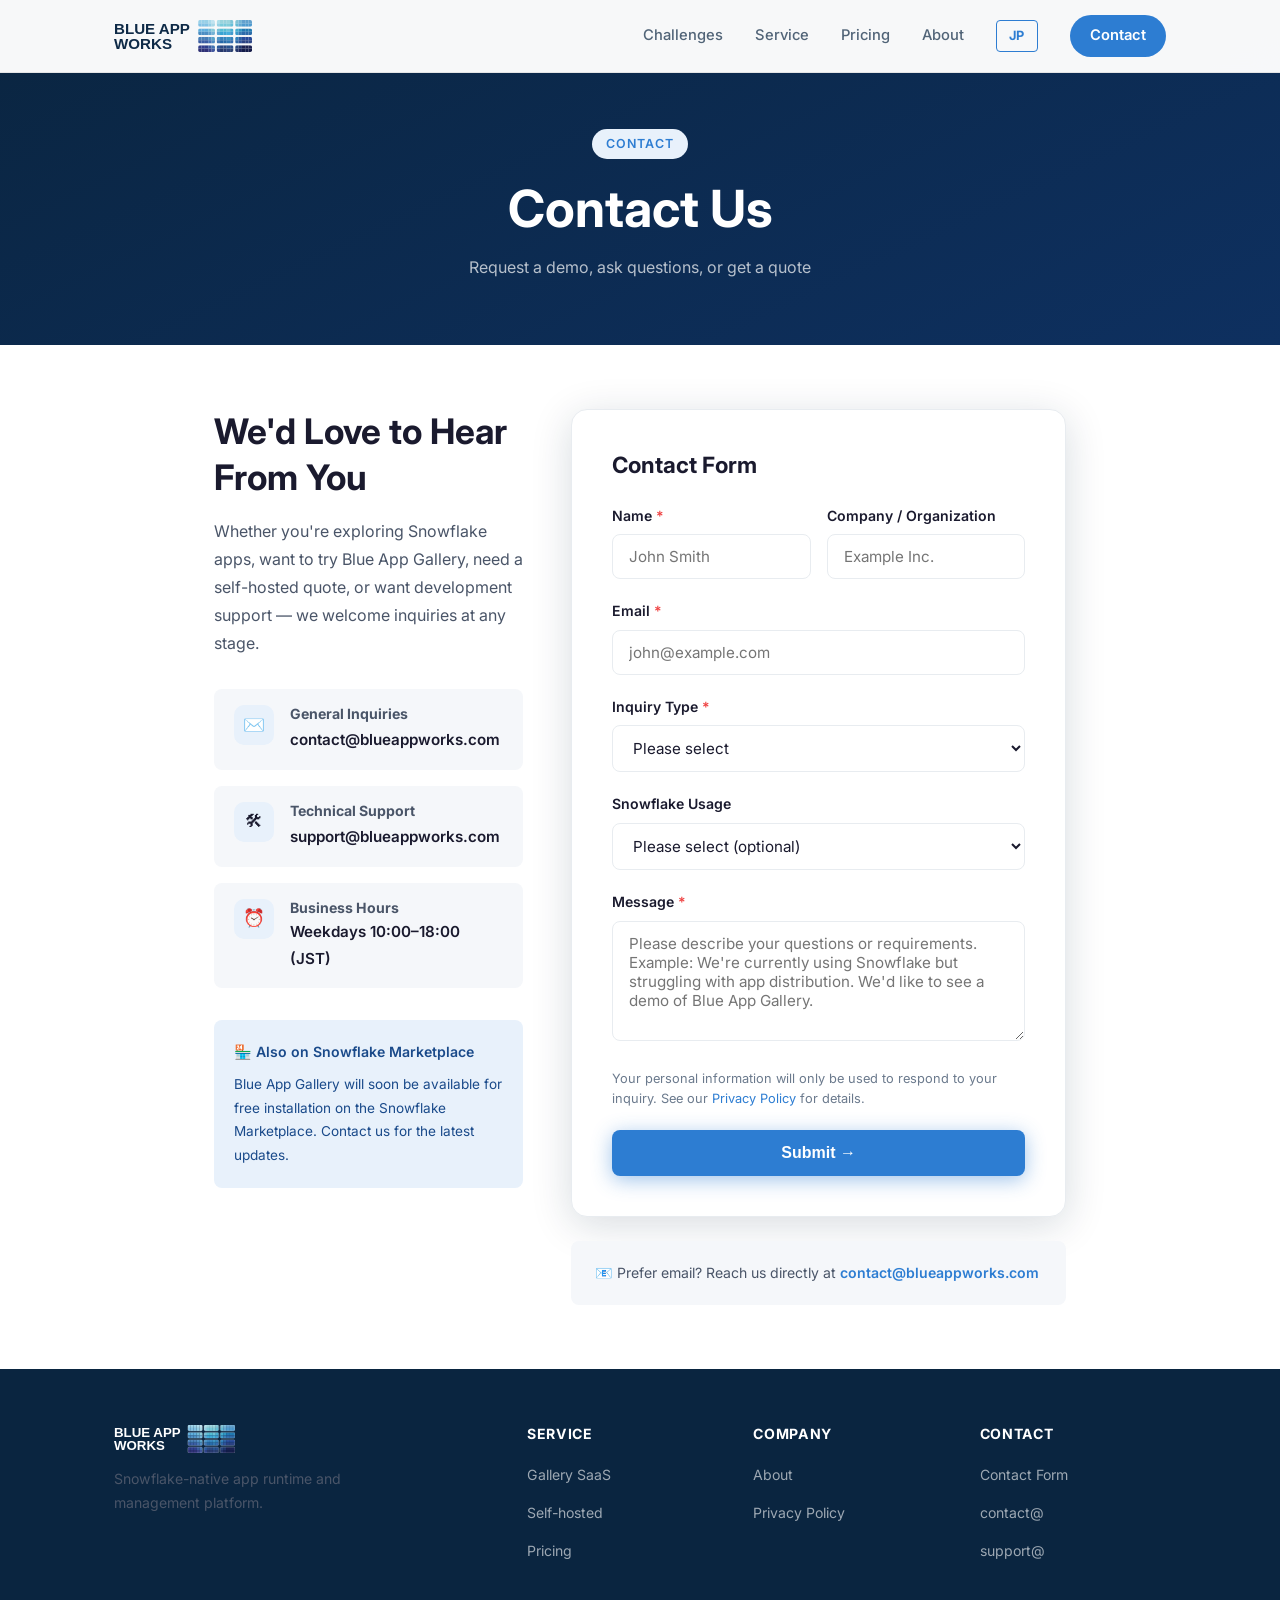
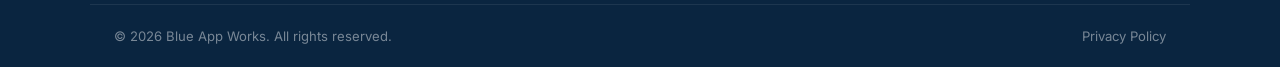
<file: en/contact.html>
<!DOCTYPE html>
<html lang="en">
<head>
  <meta charset="UTF-8" />
  <meta name="viewport" content="width=device-width, initial-scale=1.0" />
  <title>Contact | Blue App Works</title>
  <meta name="description" content="Request a demo, ask questions, or get a quote for Blue App Works. We're here to help you leverage Snowflake for business applications." />
  <link rel="preconnect" href="https://fonts.googleapis.com" />
  <link rel="preconnect" href="https://fonts.gstatic.com" crossorigin />
  <link href="https://fonts.googleapis.com/css2?family=Inter:wght@300;400;500;600;700;800;900&family=Noto+Sans+JP:wght@400;500;700&display=swap" rel="stylesheet" />
  <link rel="stylesheet" href="../css/style.css" />
  <link rel="icon" href="../images/icon.svg" type="image/svg+xml" />
  <link rel="alternate" hreflang="ja" href="https://www.blueappworks.com/contact.html" />
  <link rel="alternate" hreflang="en" href="https://www.blueappworks.com/en/contact.html" />
</head>
<body>

<!-- HEADER -->
<header id="site-header">
  <div class="nav-inner">
    <a href="index.html" class="nav-logo">
      <img src="../images/logo.svg" alt="Blue App Works" class="nav-logo-img" />
    </a>
    <nav class="nav-links" id="nav-links">
      <a href="index.html#problem">Challenges</a>
      <a href="index.html#service">Service</a>
      <a href="index.html#pricing">Pricing</a>
      <a href="index.html#about">About</a>
      <a href="contact.html" class="nav-cta">Contact</a>
    </nav>
    <div class="hamburger" id="hamburger" role="button" tabindex="0">
      <span></span><span></span><span></span>
    </div>
  </div>
</header>

<!-- PAGE HERO -->
<div class="page-hero">
  <div class="badge">Contact</div>
  <h1>Contact Us</h1>
  <p>Request a demo, ask questions, or get a quote</p>
</div>

<!-- CONTACT CONTENT -->
<div class="contact-grid">

  <!-- Left: info -->
  <div class="contact-info">
    <h2>We'd Love to Hear From You</h2>
    <p>
      Whether you're exploring Snowflake apps, want to try Blue App Gallery,
      need a self-hosted quote, or want development support —
      we welcome inquiries at any stage.
    </p>

    <div class="contact-cards">
      <div class="contact-card">
        <div class="contact-card-icon">✉️</div>
        <div class="contact-card-body">
          <h4>General Inquiries</h4>
          <a href="mailto:contact@blueappworks.com">contact@blueappworks.com</a>
        </div>
      </div>
      <div class="contact-card">
        <div class="contact-card-icon">🛠</div>
        <div class="contact-card-body">
          <h4>Technical Support</h4>
          <a href="mailto:support@blueappworks.com">support@blueappworks.com</a>
        </div>
      </div>
      <div class="contact-card">
        <div class="contact-card-icon">⏰</div>
        <div class="contact-card-body">
          <h4>Business Hours</h4>
          <p>Weekdays 10:00–18:00 (JST)</p>
        </div>
      </div>
    </div>

    <div style="margin-top:32px;padding:20px;background:var(--blue-light);border-radius:var(--radius)">
      <p style="font-size:0.88rem;color:var(--blue-mid);font-weight:600;margin-bottom:8px">
        🏪 Also on Snowflake Marketplace
      </p>
      <p style="font-size:0.85rem;color:var(--blue-mid)">
        Blue App Gallery will soon be available for free installation on the Snowflake Marketplace.
        Contact us for the latest updates.
      </p>
    </div>
  </div>

  <!-- Right: form -->
  <div>
    <div class="contact-form-card">
      <h3>Contact Form</h3>

      <form id="contact-form" onsubmit="handleSubmit(event)">
        <div class="form-row">
          <div class="form-group">
            <label for="name">Name <span style="color:#ef4444">*</span></label>
            <input type="text" id="name" name="name" placeholder="John Smith" required />
          </div>
          <div class="form-group">
            <label for="company">Company / Organization</label>
            <input type="text" id="company" name="company" placeholder="Example Inc." />
          </div>
        </div>

        <div class="form-group">
          <label for="email">Email <span style="color:#ef4444">*</span></label>
          <input type="email" id="email" name="email" placeholder="john@example.com" required />
        </div>

        <div class="form-group">
          <label for="inquiry-type">Inquiry Type <span style="color:#ef4444">*</span></label>
          <select id="inquiry-type" name="inquiry-type" required>
            <option value="">Please select</option>
            <option value="early-access">Early access to Blue App Gallery</option>
            <option value="info">Learn more about Blue App Gallery</option>
            <option value="selfhost">Self-hosted edition quote</option>
            <option value="consulting">Development support consultation</option>
            <option value="other">Other</option>
          </select>
        </div>

        <div class="form-group">
          <label for="snowflake-status">Snowflake Usage</label>
          <select id="snowflake-status" name="snowflake-status">
            <option value="">Please select (optional)</option>
            <option value="already">Already using Snowflake</option>
            <option value="planning">Considering adoption</option>
            <option value="not-yet">Not using yet</option>
            <option value="unknown">Not sure</option>
          </select>
        </div>

        <div class="form-group">
          <label for="message">Message <span style="color:#ef4444">*</span></label>
          <textarea id="message" name="message" placeholder="Please describe your questions or requirements.&#10;Example: We're currently using Snowflake but struggling with app distribution. We'd like to see a demo of Blue App Gallery." required></textarea>
        </div>

        <p class="form-notice">
          Your personal information will only be used to respond to your inquiry.
          See our <a href="privacy.html">Privacy Policy</a> for details.
        </p>

        <button type="submit" class="btn btn-primary btn-block" style="border-radius:var(--radius);font-size:1rem">
          Submit →
        </button>
      </form>

      <!-- Success message -->
      <div class="form-success" id="form-success">
        <div class="success-icon">✅</div>
        <h3>Thank you for your inquiry!</h3>
        <p>We'll review your message and respond within 2 business days.<br>
        You'll receive a reply from <a href="mailto:contact@blueappworks.com">contact@blueappworks.com</a>.</p>
        <div style="margin-top:24px">
          <a href="index.html" class="btn btn-secondary">← Back to Home</a>
        </div>
      </div>
    </div>

    <!-- Alternatives -->
    <div style="margin-top:24px;padding:20px 24px;background:var(--gray-100);border-radius:var(--radius);font-size:0.88rem">
      <p style="color:var(--text-sub)">
        📧 Prefer email? Reach us directly at
        <a href="mailto:contact@blueappworks.com" style="font-weight:600">contact@blueappworks.com</a>
      </p>
    </div>
  </div>

</div><!-- /contact-grid -->

<!-- FOOTER -->
<footer>
  <div class="footer-top">
    <div class="footer-brand">
      <div class="footer-logo">
        <img src="../images/logo-white.svg" alt="Blue App Works" />
      </div>
      <p class="footer-desc">Snowflake-native app runtime and management platform.</p>
    </div>
    <div class="footer-col">
      <h4>Service</h4>
      <ul>
        <li><a href="index.html#service">Gallery SaaS</a></li>
        <li><a href="index.html#service">Self-hosted</a></li>
        <li><a href="index.html#pricing">Pricing</a></li>
      </ul>
    </div>
    <div class="footer-col">
      <h4>Company</h4>
      <ul>
        <li><a href="index.html#about">About</a></li>
        <li><a href="privacy.html">Privacy Policy</a></li>
      </ul>
    </div>
    <div class="footer-col">
      <h4>Contact</h4>
      <ul>
        <li><a href="contact.html">Contact Form</a></li>
        <li><a href="mailto:contact@blueappworks.com">contact@</a></li>
        <li><a href="mailto:support@blueappworks.com">support@</a></li>
      </ul>
    </div>
  </div>
  <div class="footer-bottom">
    <span>© 2026 Blue App Works. All rights reserved.</span>
    <a href="privacy.html" style="color:rgba(255,255,255,0.45);font-size:0.82rem">Privacy Policy</a>
  </div>
</footer>

<script src="../js/lang.js"></script>
<script>
  // hamburger
  const hamburger = document.getElementById('hamburger');
  const navLinks  = document.getElementById('nav-links');
  hamburger.addEventListener('click', () => navLinks.classList.toggle('open'));

  // pre-select inquiry type from URL param
  const params = new URLSearchParams(window.location.search);
  const typeParam = params.get('type');
  if (typeParam) {
    const sel = document.getElementById('inquiry-type');
    if (sel) {
      for (let o of sel.options) {
        if (o.value === typeParam) { sel.value = typeParam; break; }
      }
    }
  }

  // form submit → mailto fallback (static site)
  function handleSubmit(e) {
    e.preventDefault();
    const form = document.getElementById('contact-form');
    const name    = document.getElementById('name').value;
    const company = document.getElementById('company').value;
    const email   = document.getElementById('email').value;
    const type    = document.getElementById('inquiry-type').value;
    const sfStatus= document.getElementById('snowflake-status').value;
    const message = document.getElementById('message').value;

    const subject = encodeURIComponent(`[Blue App Works Inquiry] ${type} - ${name}`);
    const body = encodeURIComponent(
      `Name: ${name}\n` +
      `Company: ${company}\n` +
      `Email: ${email}\n` +
      `Type: ${type}\n` +
      `Snowflake Status: ${sfStatus}\n\n` +
      `---\n${message}`
    );

    window.location.href = `mailto:contact@blueappworks.com?subject=${subject}&body=${body}`;

    setTimeout(() => {
      form.style.display = 'none';
      const successEl = document.getElementById('form-success');
      successEl.style.display = 'block';
    }, 500);
  }
</script>
</body>
</html>
</file>
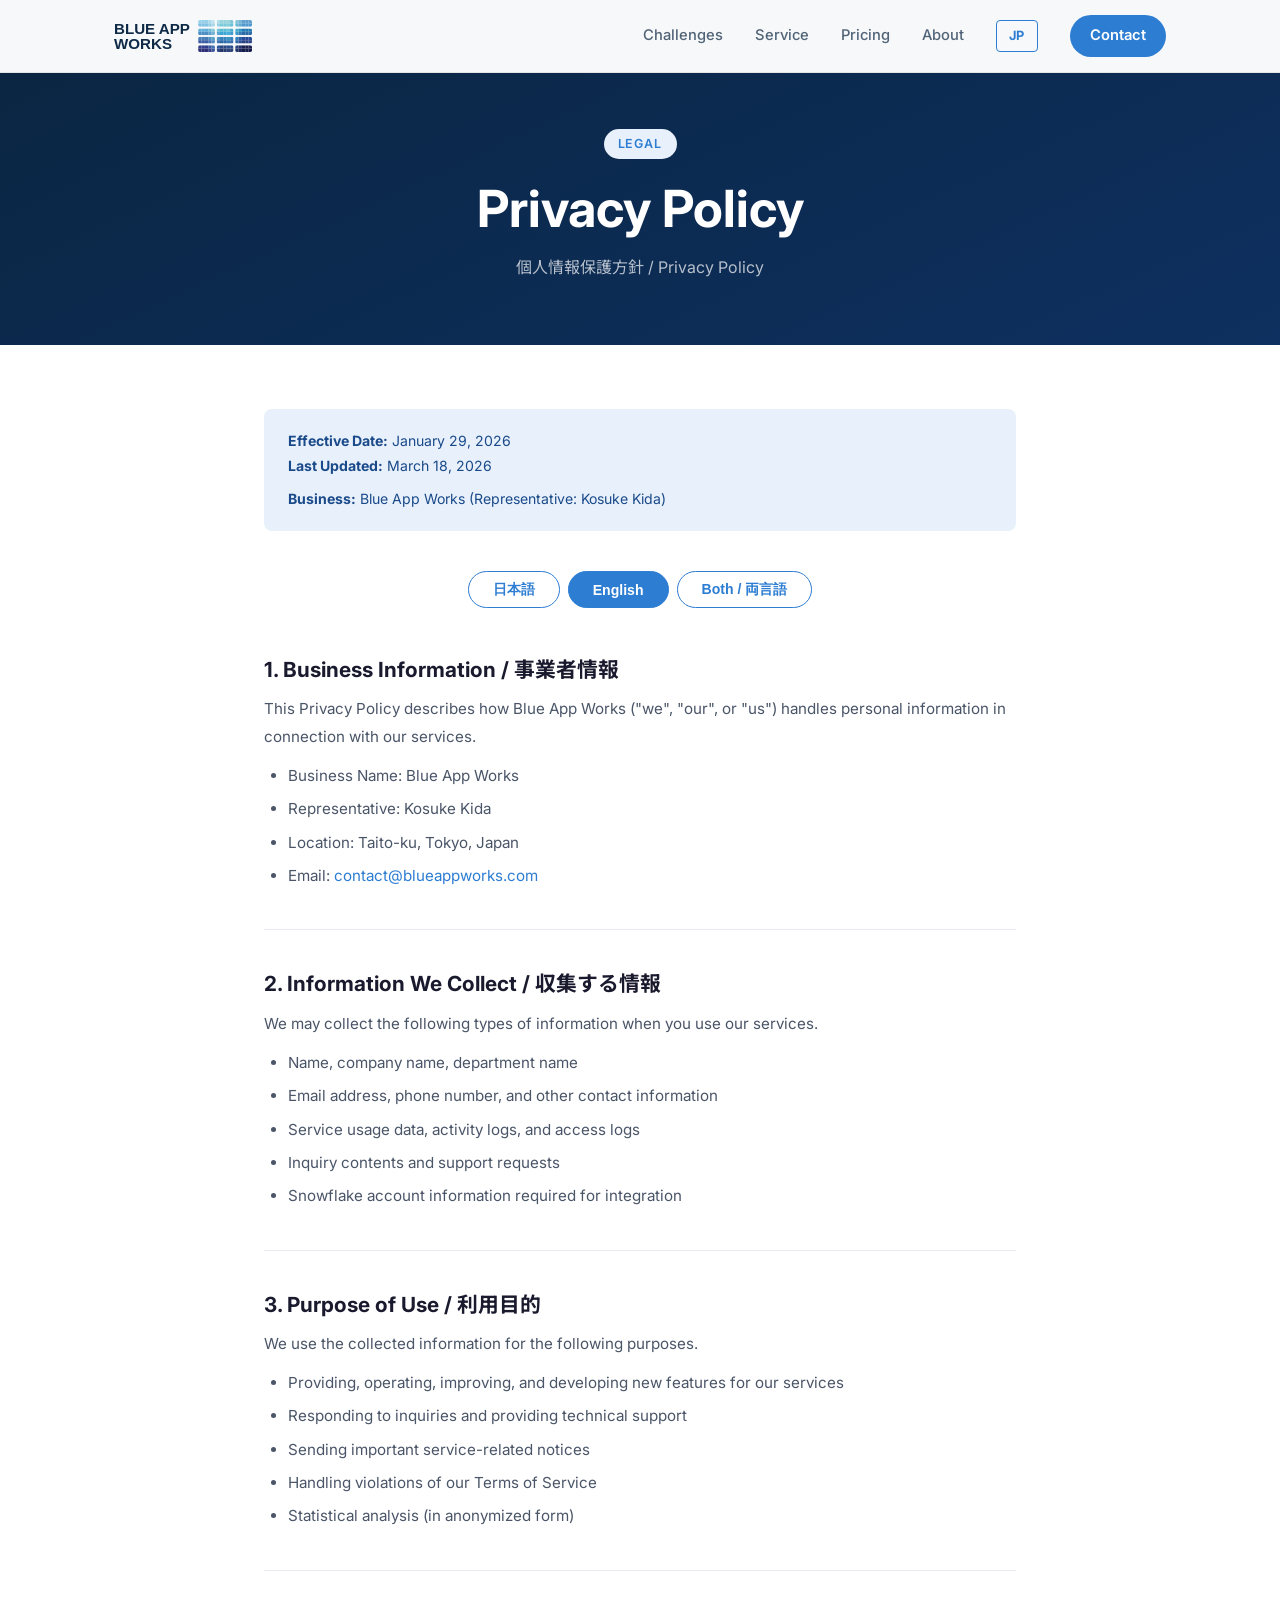
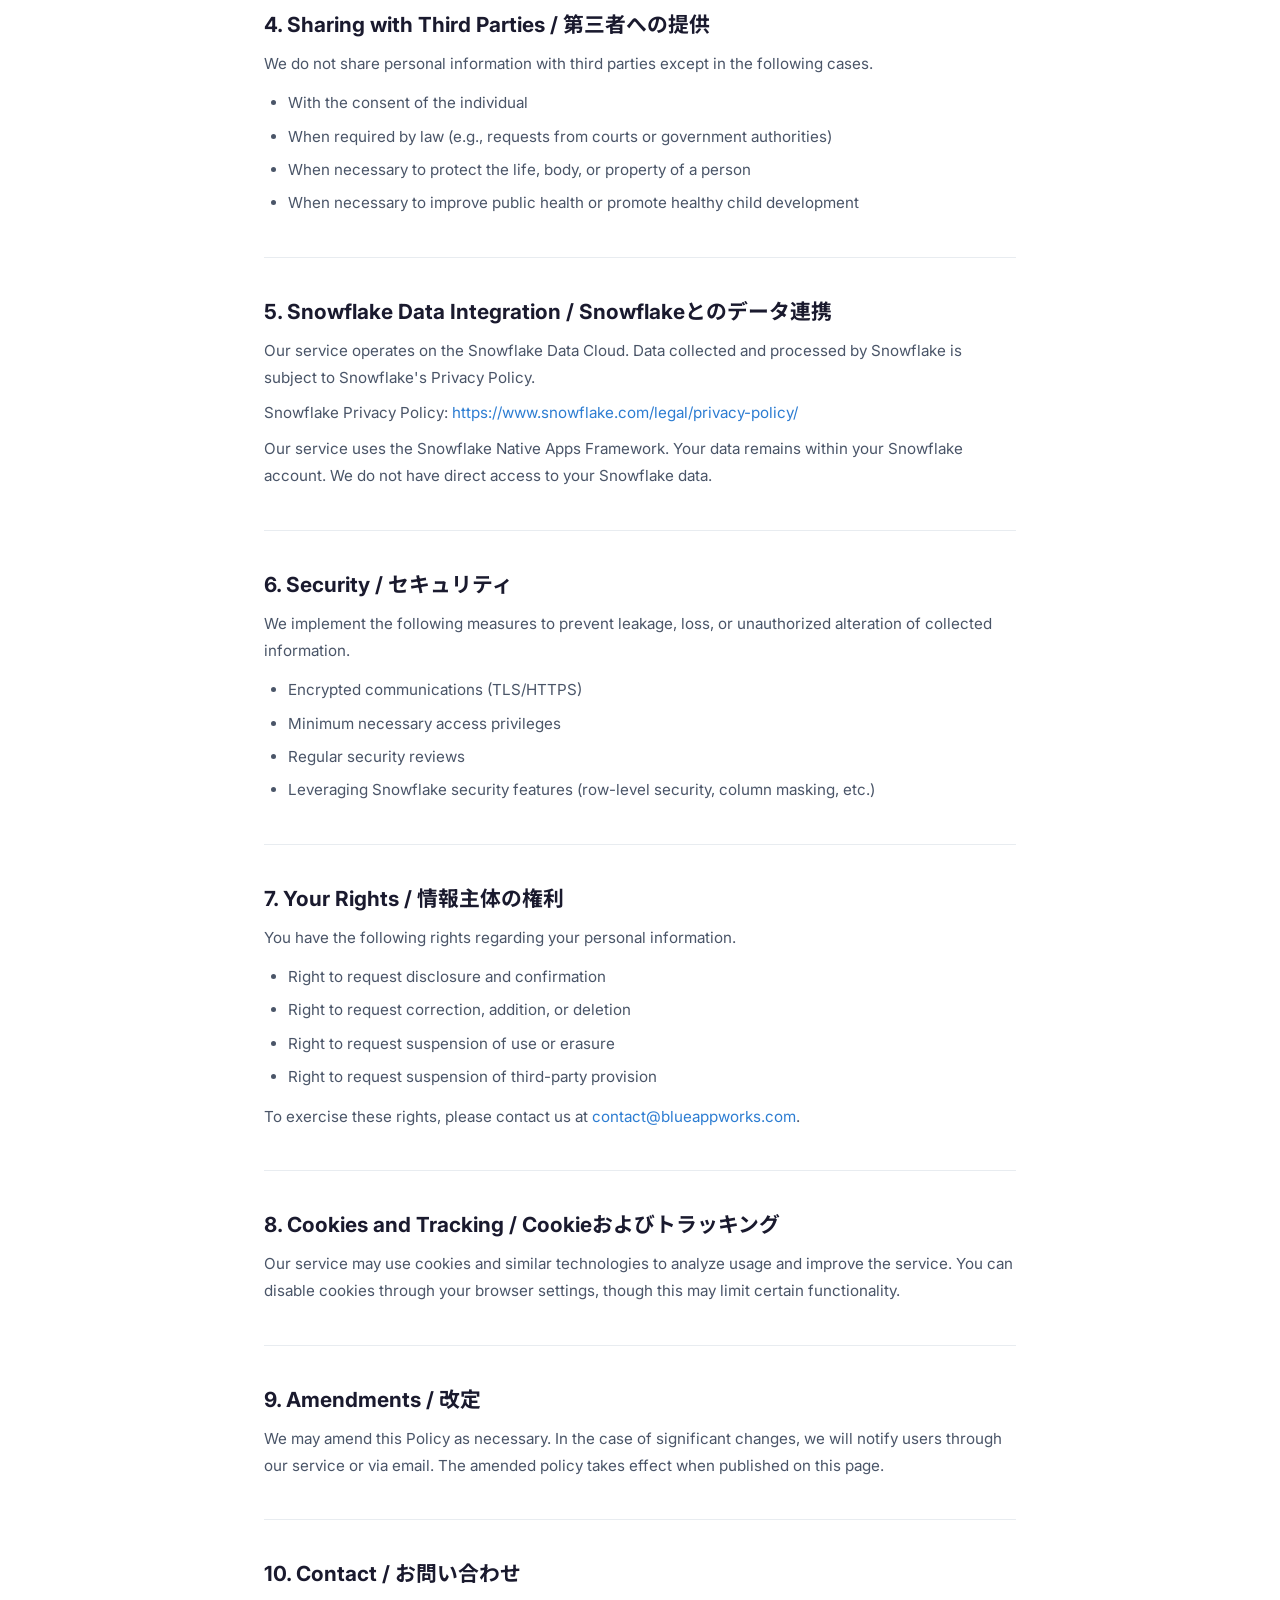
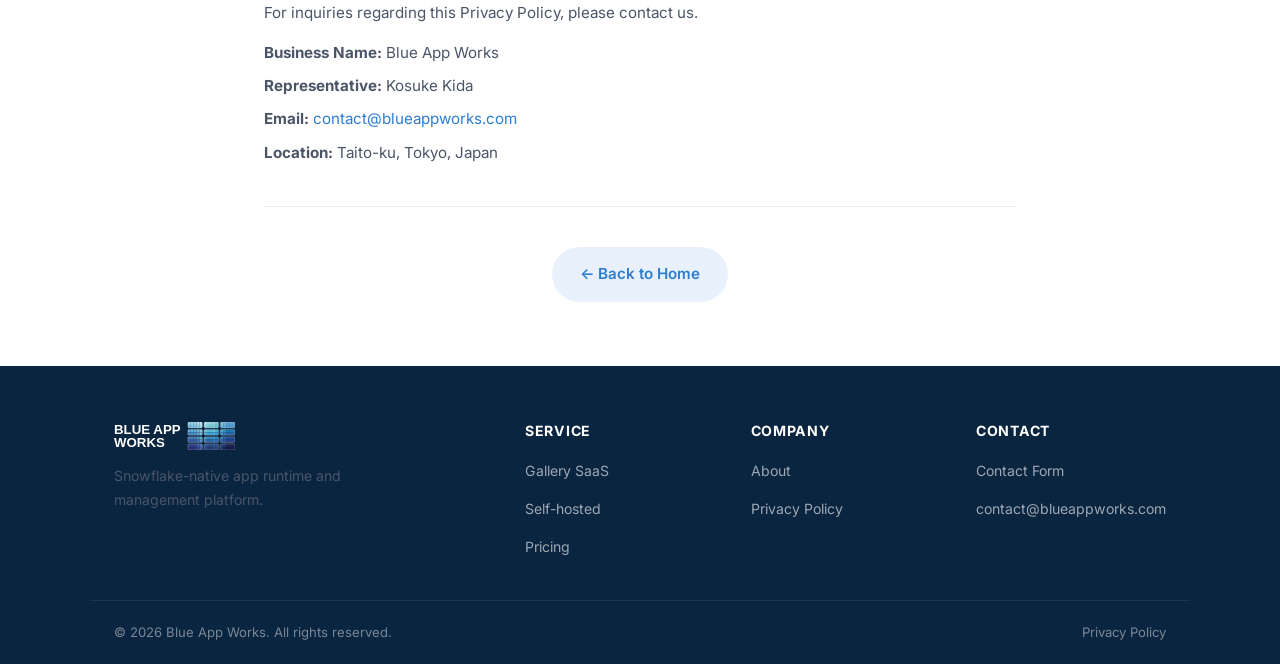
<file: en/privacy.html>
<!DOCTYPE html>
<html lang="en">
<head>
  <meta charset="UTF-8" />
  <meta name="viewport" content="width=device-width, initial-scale=1.0" />
  <title>Privacy Policy | Blue App Works</title>
  <meta name="description" content="Privacy Policy for Blue App Works (Japanese & English)" />
  <link rel="preconnect" href="https://fonts.googleapis.com" />
  <link rel="preconnect" href="https://fonts.gstatic.com" crossorigin />
  <link href="https://fonts.googleapis.com/css2?family=Inter:wght@300;400;500;600;700;800;900&family=Noto+Sans+JP:wght@400;500;700&display=swap" rel="stylesheet" />
  <link rel="stylesheet" href="../css/style.css" />
  <link rel="icon" href="../images/icon.svg" type="image/svg+xml" />
  <link rel="alternate" hreflang="ja" href="https://www.blueappworks.com/privacy.html" />
  <link rel="alternate" hreflang="en" href="https://www.blueappworks.com/en/privacy.html" />
  <style>
    .lang-hidden { display: none; }
  </style>
</head>
<body>

<!-- HEADER -->
<header id="site-header">
  <div class="nav-inner">
    <a href="index.html" class="nav-logo">
      <img src="../images/logo.svg" alt="Blue App Works" class="nav-logo-img" />
    </a>
    <nav class="nav-links" id="nav-links">
      <a href="index.html#problem">Challenges</a>
      <a href="index.html#service">Service</a>
      <a href="index.html#pricing">Pricing</a>
      <a href="index.html#about">About</a>
      <a href="contact.html" class="nav-cta">Contact</a>
    </nav>
    <div class="hamburger" id="hamburger" role="button" tabindex="0">
      <span></span><span></span><span></span>
    </div>
  </div>
</header>

<!-- PAGE HERO -->
<div class="page-hero">
  <div class="badge">Legal</div>
  <h1>Privacy Policy</h1>
  <p>個人情報保護方針 / Privacy Policy</p>
</div>

<!-- CONTENT -->
<div class="page-content">

  <!-- meta -->
  <div class="meta-info">
    <p><strong>Effective Date:</strong> January 29, 2026</p>
    <p><strong>Last Updated:</strong> March 18, 2026</p>
    <p style="margin-top:8px">
      <strong>Business:</strong> Blue App Works (Representative: Kosuke Kida)
    </p>
  </div>

  <!-- lang toggle -->
  <div class="lang-toggle">
    <button class="lang-btn" id="btn-ja" onclick="setLang('ja')">日本語</button>
    <button class="lang-btn active" id="btn-en" onclick="setLang('en')">English</button>
    <button class="lang-btn" id="btn-both" onclick="setLang('both')">Both / 両言語</button>
  </div>

  <!-- ======= SECTION 1 ======= -->
  <div class="policy-section">
    <h2>1. Business Information / 事業者情報</h2>
    <div class="lang-ja lang-hidden">
      <p>本プライバシーポリシーは、Blue App Works（以下「当社」）が提供するサービスにおける個人情報の取り扱いについて定めます。</p>
      <ul style="margin-top:12px">
        <li>屋号：Blue App Works</li>
        <li>代表者：喜田紘介</li>
        <li>所在地：東京都台東区</li>
        <li>メールアドレス：<a href="mailto:contact@blueappworks.com">contact@blueappworks.com</a></li>
      </ul>
    </div>
    <div class="lang-en">
      <p>This Privacy Policy describes how Blue App Works ("we", "our", or "us") handles personal information in connection with our services.</p>
      <ul style="margin-top:12px">
        <li>Business Name: Blue App Works</li>
        <li>Representative: Kosuke Kida</li>
        <li>Location: Taito-ku, Tokyo, Japan</li>
        <li>Email: <a href="mailto:contact@blueappworks.com">contact@blueappworks.com</a></li>
      </ul>
    </div>
  </div>

  <!-- ======= SECTION 2 ======= -->
  <div class="policy-section">
    <h2>2. Information We Collect / 収集する情報</h2>
    <div class="lang-ja lang-hidden">
      <p>本サービスの利用にあたり、以下の情報を収集する場合があります。</p>
      <ul style="margin-top:12px">
        <li>氏名・会社名・部署名</li>
        <li>メールアドレス・電話番号等の連絡先情報</li>
        <li>サービスの利用状況・操作ログ・アクセスログ</li>
        <li>お問い合わせ内容・サポートリクエスト</li>
        <li>Snowflakeアカウント情報（連携に必要な認証情報）</li>
      </ul>
    </div>
    <div class="lang-en">
      <p>We may collect the following types of information when you use our services.</p>
      <ul style="margin-top:12px">
        <li>Name, company name, department name</li>
        <li>Email address, phone number, and other contact information</li>
        <li>Service usage data, activity logs, and access logs</li>
        <li>Inquiry contents and support requests</li>
        <li>Snowflake account information required for integration</li>
      </ul>
    </div>
  </div>

  <!-- ======= SECTION 3 ======= -->
  <div class="policy-section">
    <h2>3. Purpose of Use / 利用目的</h2>
    <div class="lang-ja lang-hidden">
      <p>収集した情報は以下の目的で利用します。</p>
      <ul style="margin-top:12px">
        <li>本サービスの提供・運営・改善・新機能開発</li>
        <li>お問い合わせへの対応・技術サポート</li>
        <li>サービスに関する重要なお知らせの送付</li>
        <li>利用規約違反等への対応</li>
        <li>統計・分析（個人を特定しない形式で利用）</li>
      </ul>
    </div>
    <div class="lang-en">
      <p>We use the collected information for the following purposes.</p>
      <ul style="margin-top:12px">
        <li>Providing, operating, improving, and developing new features for our services</li>
        <li>Responding to inquiries and providing technical support</li>
        <li>Sending important service-related notices</li>
        <li>Handling violations of our Terms of Service</li>
        <li>Statistical analysis (in anonymized form)</li>
      </ul>
    </div>
  </div>

  <!-- ======= SECTION 4 ======= -->
  <div class="policy-section">
    <h2>4. Sharing with Third Parties / 第三者への提供</h2>
    <div class="lang-ja lang-hidden">
      <p>当社は、以下の場合を除き、収集した個人情報を第三者に提供しません。</p>
      <ul style="margin-top:12px">
        <li>ご本人の同意がある場合</li>
        <li>法令に基づく場合（裁判所・行政機関からの要請等）</li>
        <li>人の生命・身体・財産の保護のために必要な場合</li>
        <li>公衆衛生の向上または児童の健全な育成に特に必要な場合</li>
      </ul>
    </div>
    <div class="lang-en">
      <p>We do not share personal information with third parties except in the following cases.</p>
      <ul style="margin-top:12px">
        <li>With the consent of the individual</li>
        <li>When required by law (e.g., requests from courts or government authorities)</li>
        <li>When necessary to protect the life, body, or property of a person</li>
        <li>When necessary to improve public health or promote healthy child development</li>
      </ul>
    </div>
  </div>

  <!-- ======= SECTION 5 ======= -->
  <div class="policy-section">
    <h2>5. Snowflake Data Integration / Snowflakeとのデータ連携</h2>
    <div class="lang-ja lang-hidden">
      <p>本サービスはSnowflake Data Cloud上で動作します。Snowflakeが収集・処理するデータについては、Snowflakeのプライバシーポリシーが適用されます。</p>
      <p style="margin-top:8px">Snowflake Privacy Policy：<a href="https://www.snowflake.com/legal/privacy-policy/" target="_blank" rel="noopener">https://www.snowflake.com/legal/privacy-policy/</a></p>
      <p style="margin-top:8px">当社のサービスはSnowflake Native Apps Frameworkを使用しており、お客様のデータはSnowflakeアカウント内に留まります。当社がお客様のSnowflakeデータに直接アクセスすることはありません。</p>
    </div>
    <div class="lang-en">
      <p>Our service operates on the Snowflake Data Cloud. Data collected and processed by Snowflake is subject to Snowflake's Privacy Policy.</p>
      <p style="margin-top:8px">Snowflake Privacy Policy: <a href="https://www.snowflake.com/legal/privacy-policy/" target="_blank" rel="noopener">https://www.snowflake.com/legal/privacy-policy/</a></p>
      <p style="margin-top:8px">Our service uses the Snowflake Native Apps Framework. Your data remains within your Snowflake account. We do not have direct access to your Snowflake data.</p>
    </div>
  </div>

  <!-- ======= SECTION 6 ======= -->
  <div class="policy-section">
    <h2>6. Security / セキュリティ</h2>
    <div class="lang-ja lang-hidden">
      <p>収集した情報の漏洩・紛失・改ざんを防ぐため、以下の措置を講じます。</p>
      <ul style="margin-top:12px">
        <li>通信の暗号化（TLS/HTTPS）</li>
        <li>アクセス権限の最小化</li>
        <li>定期的なセキュリティレビュー</li>
        <li>Snowflakeのセキュリティ機能の活用（行レベルセキュリティ、カラムマスキング等）</li>
      </ul>
    </div>
    <div class="lang-en">
      <p>We implement the following measures to prevent leakage, loss, or unauthorized alteration of collected information.</p>
      <ul style="margin-top:12px">
        <li>Encrypted communications (TLS/HTTPS)</li>
        <li>Minimum necessary access privileges</li>
        <li>Regular security reviews</li>
        <li>Leveraging Snowflake security features (row-level security, column masking, etc.)</li>
      </ul>
    </div>
  </div>

  <!-- ======= SECTION 7 ======= -->
  <div class="policy-section">
    <h2>7. Your Rights / 情報主体の権利</h2>
    <div class="lang-ja lang-hidden">
      <p>お客様は、ご自身の個人情報について以下の権利を有します。</p>
      <ul style="margin-top:12px">
        <li>開示・確認の請求</li>
        <li>訂正・追加・削除の請求</li>
        <li>利用停止・消去の請求</li>
        <li>第三者提供停止の請求</li>
      </ul>
      <p style="margin-top:12px">上記の請求は <a href="mailto:contact@blueappworks.com">contact@blueappworks.com</a> までご連絡ください。</p>
    </div>
    <div class="lang-en">
      <p>You have the following rights regarding your personal information.</p>
      <ul style="margin-top:12px">
        <li>Right to request disclosure and confirmation</li>
        <li>Right to request correction, addition, or deletion</li>
        <li>Right to request suspension of use or erasure</li>
        <li>Right to request suspension of third-party provision</li>
      </ul>
      <p style="margin-top:12px">To exercise these rights, please contact us at <a href="mailto:contact@blueappworks.com">contact@blueappworks.com</a>.</p>
    </div>
  </div>

  <!-- ======= SECTION 8 ======= -->
  <div class="policy-section">
    <h2>8. Cookies and Tracking / Cookieおよびトラッキング</h2>
    <div class="lang-ja lang-hidden">
      <p>本サービスではCookieおよび類似技術を使用することがあります。これにより、利用状況の分析やサービス改善に役立てています。お使いのブラウザ設定からCookieを無効化することも可能ですが、一部機能が制限される場合があります。</p>
    </div>
    <div class="lang-en">
      <p>Our service may use cookies and similar technologies to analyze usage and improve the service. You can disable cookies through your browser settings, though this may limit certain functionality.</p>
    </div>
  </div>

  <!-- ======= SECTION 9 ======= -->
  <div class="policy-section">
    <h2>9. Amendments / 改定</h2>
    <div class="lang-ja lang-hidden">
      <p>本ポリシーは必要に応じて改定します。重要な変更がある場合は、本サービス上またはメールにてお知らせします。改定後のポリシーはこのページに掲載された時点から効力を生じます。</p>
    </div>
    <div class="lang-en">
      <p>We may amend this Policy as necessary. In the case of significant changes, we will notify users through our service or via email. The amended policy takes effect when published on this page.</p>
    </div>
  </div>

  <!-- ======= SECTION 10 ======= -->
  <div class="policy-section">
    <h2>10. Contact / お問い合わせ</h2>
    <div class="lang-ja lang-hidden">
      <p>プライバシーポリシーに関するお問い合わせは以下までご連絡ください。</p>
      <ul style="margin-top:12px;list-style:none;padding-left:0">
        <li><strong>屋号：</strong>Blue App Works</li>
        <li><strong>代表者：</strong>喜田紘介</li>
        <li><strong>メール：</strong><a href="mailto:contact@blueappworks.com">contact@blueappworks.com</a></li>
        <li><strong>所在地：</strong>東京都台東区</li>
      </ul>
    </div>
    <div class="lang-en">
      <p>For inquiries regarding this Privacy Policy, please contact us.</p>
      <ul style="margin-top:12px;list-style:none;padding-left:0">
        <li><strong>Business Name:</strong> Blue App Works</li>
        <li><strong>Representative:</strong> Kosuke Kida</li>
        <li><strong>Email:</strong> <a href="mailto:contact@blueappworks.com">contact@blueappworks.com</a></li>
        <li><strong>Location:</strong> Taito-ku, Tokyo, Japan</li>
      </ul>
    </div>
  </div>

  <div style="text-align:center;margin-top:40px">
    <a href="index.html" class="btn btn-secondary">← Back to Home</a>
  </div>

</div><!-- /page-content -->

<!-- FOOTER -->
<footer>
  <div class="footer-top">
    <div class="footer-brand">
      <div class="footer-logo">
        <img src="../images/logo-white.svg" alt="Blue App Works" />
      </div>
      <p class="footer-desc">Snowflake-native app runtime and management platform.</p>
    </div>
    <div class="footer-col">
      <h4>Service</h4>
      <ul>
        <li><a href="index.html#service">Gallery SaaS</a></li>
        <li><a href="index.html#service">Self-hosted</a></li>
        <li><a href="index.html#pricing">Pricing</a></li>
      </ul>
    </div>
    <div class="footer-col">
      <h4>Company</h4>
      <ul>
        <li><a href="index.html#about">About</a></li>
        <li><a href="privacy.html">Privacy Policy</a></li>
      </ul>
    </div>
    <div class="footer-col">
      <h4>Contact</h4>
      <ul>
        <li><a href="contact.html">Contact Form</a></li>
        <li><a href="mailto:contact@blueappworks.com">contact@blueappworks.com</a></li>
      </ul>
    </div>
  </div>
  <div class="footer-bottom">
    <span>© 2026 Blue App Works. All rights reserved.</span>
    <a href="privacy.html" style="color:rgba(255,255,255,0.45);font-size:0.82rem">Privacy Policy</a>
  </div>
</footer>

<script src="../js/lang.js"></script>
<script>
  // hamburger
  const hamburger = document.getElementById('hamburger');
  const navLinks  = document.getElementById('nav-links');
  hamburger.addEventListener('click', () => navLinks.classList.toggle('open'));

  // language toggle for privacy content
  function setLang(lang) {
    const jaEls  = document.querySelectorAll('.lang-ja');
    const enEls  = document.querySelectorAll('.lang-en');
    const btnJa  = document.getElementById('btn-ja');
    const btnEn  = document.getElementById('btn-en');
    const btnBoth= document.getElementById('btn-both');
    [btnJa, btnEn, btnBoth].forEach(b => b.classList.remove('active'));
    if (lang === 'ja') {
      jaEls.forEach(el => el.classList.remove('lang-hidden'));
      enEls.forEach(el => el.classList.add('lang-hidden'));
      btnJa.classList.add('active');
    } else if (lang === 'en') {
      jaEls.forEach(el => el.classList.add('lang-hidden'));
      enEls.forEach(el => el.classList.remove('lang-hidden'));
      btnEn.classList.add('active');
    } else {
      jaEls.forEach(el => el.classList.remove('lang-hidden'));
      enEls.forEach(el => el.classList.remove('lang-hidden'));
      btnBoth.classList.add('active');
    }
  }
</script>
</body>
</html>
</file>
<file: css/style.css>
/* ========================================
   Blue App Works - Corporate Site
   style.css
   ======================================== */

/* --- Variables --- */
:root {
  --blue-dark:    #0a2540;
  --blue-mid:     #1a4a8a;
  --blue-accent:  #2d7dd2;
  --blue-light:   #e8f1fb;
  --white:        #ffffff;
  --gray-100:     #f5f7fa;
  --gray-200:     #e8ecf0;
  --gray-600:     #6b7a8d;
  --gray-800:     #2c3e50;
  --text-main:    #1a1a2e;
  --text-sub:     #4a5568;
  --radius:       8px;
  --radius-lg:    16px;
  --shadow:       0 4px 20px rgba(10,37,64,0.10);
  --shadow-lg:    0 8px 40px rgba(10,37,64,0.16);
  --transition:   0.25s ease;
  --max-w:        1100px;
  --font-main:    'Inter', 'Noto Sans JP', sans-serif;
}

/* --- Reset --- */
*, *::before, *::after { box-sizing: border-box; margin: 0; padding: 0; }
html { scroll-behavior: smooth; font-size: 16px; }
body {
  font-family: var(--font-main);
  color: var(--text-main);
  background: var(--white);
  line-height: 1.75;
  -webkit-font-smoothing: antialiased;
}
img { max-width: 100%; display: block; }
a { color: var(--blue-accent); text-decoration: none; transition: color var(--transition); }
a:hover { color: var(--blue-mid); }
ul { list-style: none; }

/* --- Typography --- */
h1, h2, h3, h4 { line-height: 1.3; font-weight: 700; }
h1 { font-size: clamp(2rem, 5vw, 3.2rem); }
h2 { font-size: clamp(1.5rem, 3.5vw, 2.2rem); }
h3 { font-size: clamp(1.1rem, 2.5vw, 1.4rem); }
p  { color: var(--text-sub); }

/* --- Utility --- */
.container {
  max-width: var(--max-w);
  margin: 0 auto;
  padding: 0 24px;
}
.section { padding: 80px 0; }
.section-alt { background: var(--gray-100); }

/* Gallery Showcase */
.showcase-inner {
  display: flex;
  align-items: center;
  gap: 48px;
}
.showcase-text {
  flex: 1;
}
.showcase-text .hero-line {
  display: block;
  white-space: nowrap;
}
.showcase-visual {
  flex: 1.2;
  display: flex;
  justify-content: center;
}
@media (max-width: 900px) {
  .showcase-inner { flex-direction: column; }
  .showcase-visual { width: 100%; }
}
.section-dark { background: var(--blue-dark); color: var(--white); }
.section-dark p { color: rgba(255,255,255,0.75); }
.section-title {
  text-align: center;
  margin-bottom: 12px;
}
.section-sub {
  text-align: center;
  max-width: 640px;
  margin: 0 auto 56px;
  font-size: 1.05rem;
}
.badge {
  display: inline-block;
  background: var(--blue-light);
  color: var(--blue-accent);
  border-radius: 100px;
  font-size: 0.78rem;
  font-weight: 600;
  letter-spacing: 0.08em;
  text-transform: uppercase;
  padding: 4px 14px;
  margin-bottom: 16px;
}
.section-dark .badge { background: rgba(45,125,210,0.25); color: #7ab8f5; }

/* ----------------------------------------
   HEADER / NAV
---------------------------------------- */
header {
  position: fixed;
  top: 0; left: 0; right: 0;
  z-index: 100;
  background: rgba(255,255,255,0.97);
  backdrop-filter: blur(12px);
  -webkit-backdrop-filter: blur(12px);
  border-bottom: 1px solid rgba(0,0,0,0.08);
  transition: background var(--transition);
}
.nav-inner {
  display: flex;
  align-items: center;
  justify-content: space-between;
  height: 72px;
  max-width: var(--max-w);
  margin: 0 auto;
  padding: 0 24px;
}
.nav-logo {
  display: flex;
  align-items: center;
  gap: 10px;
  font-weight: 700;
  font-size: 1.15rem;
  color: var(--white);
  text-decoration: none;
}
.nav-logo-mark {
  width: 36px; height: 36px;
  background: linear-gradient(135deg, var(--blue-accent), #7ab8f5);
  border-radius: 8px;
  display: flex; align-items: center; justify-content: center;
  font-weight: 900; color: #fff; font-size: 1rem;
}
.nav-links {
  display: flex;
  gap: 32px;
  align-items: center;
}
.nav-links a {
  color: rgba(10,37,64,0.7);
  font-size: 0.92rem;
  font-weight: 500;
  transition: color var(--transition);
}
.nav-links a:hover { color: var(--blue-dark); }
.nav-cta {
  background: var(--blue-accent);
  color: var(--white) !important;
  padding: 8px 20px;
  border-radius: 100px;
  font-weight: 600 !important;
  transition: background var(--transition), transform var(--transition) !important;
}
.nav-cta:hover { background: #1a67c0 !important; transform: translateY(-1px); }

/* language switcher */
.lang-switch {
  padding: 4px 12px !important;
  border: 1.5px solid var(--blue-accent) !important;
  border-radius: 4px;
  color: var(--blue-accent) !important;
  font-size: 0.8rem !important;
  font-weight: 700 !important;
  letter-spacing: 0.05em;
  transition: background 0.2s, color 0.2s !important;
}
.lang-switch:hover {
  background: var(--blue-accent) !important;
  color: #fff !important;
}

/* hamburger */
.hamburger {
  display: none;
  flex-direction: column;
  gap: 5px;
  cursor: pointer;
  padding: 4px;
}
.hamburger span {
  display: block;
  width: 24px; height: 2px;
  background: var(--blue-dark);
  border-radius: 2px;
  transition: var(--transition);
}

/* ----------------------------------------
   HERO
---------------------------------------- */
.hero {
  min-height: 100vh;
  display: flex;
  align-items: center;
  background: url('../images/stayblue1.png') center/cover no-repeat;
  position: relative;
  overflow: hidden;
  padding-top: 72px;
}
.hero-bg {
  position: absolute; inset: 0;
  background: linear-gradient(180deg, rgba(10,37,64,0.45) 0%, rgba(10,37,64,0.65) 100%);
  pointer-events: none;
}
/* grid dots */
.hero::before {
  content: '';
  position: absolute; inset: 0;
  background: none;
  pointer-events: none;
}
.hero-inner {
  max-width: var(--max-w);
  margin: 0 auto;
  padding: 80px 24px;
  display: flex;
  align-items: center;
  gap: 60px;
  position: relative;
  z-index: 1;
}
.hero-text { flex: 1; }
.hero-eyebrow {
  display: inline-flex;
  align-items: center;
  gap: 8px;
  background: rgba(45,125,210,0.2);
  border: 1px solid rgba(45,125,210,0.4);
  color: #7ab8f5;
  border-radius: 100px;
  font-size: 0.82rem;
  font-weight: 600;
  letter-spacing: 0.06em;
  padding: 5px 16px;
  margin-bottom: 24px;
}
.hero-eyebrow::before {
  content: '';
  width: 6px; height: 6px;
  background: #7ab8f5;
  border-radius: 50%;
  animation: pulse 2s infinite;
}
@keyframes pulse {
  0%, 100% { opacity: 1; transform: scale(1); }
  50% { opacity: 0.5; transform: scale(1.4); }
}
.hero-title {
  color: var(--white);
  margin-bottom: 24px;
  font-size: clamp(1.6rem, 4.5vw, 3.2rem);
}
.hero-title > span.hero-line {
  display: block;
  white-space: nowrap;
}
.hero-title span span,
.hero-title .hero-line > span { color: #7ab8f5; }
.hero-inner--brand {
  text-align: center;
  display: flex;
  flex-direction: column;
  align-items: center;
}
.hero-title--brand {
  font-size: clamp(2rem, 6vw, 4rem);
  font-weight: 800;
  letter-spacing: 0.04em;
  text-shadow: 0 2px 20px rgba(0,0,0,0.3);
}
.hero-blue {
  color: #7ab8f5;
}
.hero-catchphrase {
  width: clamp(480px, 75vw, 960px);
  height: auto;
  margin-bottom: 24px;
  filter: drop-shadow(0 2px 16px rgba(0,0,0,0.25));
}
.hero-desc--brand {
  text-align: center;
  max-width: 640px;
  font-size: clamp(0.95rem, 1.8vw, 1.15rem);
  line-height: 2;
  color: rgba(255,255,255,0.85);
}
.hero-desc {
  color: rgba(255,255,255,0.75);
  font-size: 1.1rem;
  max-width: 520px;
  margin-bottom: 40px;
  line-height: 1.8;
}
.hero-actions { display: flex; gap: 16px; flex-wrap: wrap; }
.btn {
  display: inline-flex;
  align-items: center;
  gap: 8px;
  padding: 14px 28px;
  border-radius: 100px;
  font-weight: 600;
  font-size: 0.95rem;
  cursor: pointer;
  transition: transform var(--transition), box-shadow var(--transition), background var(--transition);
  border: none;
}
.btn:hover { transform: translateY(-2px); }
.btn-primary {
  background: var(--blue-accent);
  color: var(--white);
  box-shadow: 0 4px 20px rgba(45,125,210,0.45);
}
.btn-primary:hover { background: #1a67c0; box-shadow: 0 6px 28px rgba(45,125,210,0.55); color: #fff; }
.btn-outline {
  background: transparent;
  color: var(--white);
  border: 1.5px solid rgba(255,255,255,0.35);
}
.btn-outline:hover { background: rgba(255,255,255,0.08); color: #fff; }

/* hero visual - floating card */
.hero-visual { flex: 1; display: flex; justify-content: center; }
.hero-card {
  background: rgba(255,255,255,0.07);
  border: 1px solid rgba(255,255,255,0.13);
  border-radius: var(--radius-lg);
  padding: 28px;
  width: 100%;
  max-width: 380px;
  backdrop-filter: blur(16px);
  -webkit-backdrop-filter: blur(16px);
  animation: float 5s ease-in-out infinite;
}
@keyframes float {
  0%, 100% { transform: translateY(0); }
  50%       { transform: translateY(-12px); }
}
.hero-card-header {
  display: flex; align-items: center; gap: 8px;
  margin-bottom: 20px;
}
.hero-card-dot {
  width: 10px; height: 10px; border-radius: 50%;
}
.hero-card-title {
  color: rgba(255,255,255,0.9);
  font-size: 0.88rem; font-weight: 600;
}
.app-list { display: flex; flex-direction: column; gap: 10px; }
.app-item {
  display: flex; align-items: center; gap: 12px;
  background: rgba(255,255,255,0.06);
  border: 1px solid rgba(255,255,255,0.10);
  border-radius: 10px;
  padding: 10px 14px;
}
.app-icon {
  width: 36px; height: 36px;
  border-radius: 8px;
  display: flex; align-items: center; justify-content: center;
  font-size: 1.1rem;
  flex-shrink: 0;
}
.app-info { flex: 1; min-width: 0; }
.app-name {
  color: var(--white);
  font-size: 0.82rem; font-weight: 600;
  white-space: nowrap; overflow: hidden; text-overflow: ellipsis;
}
.app-stat {
  color: rgba(255,255,255,0.5);
  font-size: 0.72rem;
}
.app-badge {
  font-size: 0.7rem; font-weight: 600;
  padding: 2px 8px; border-radius: 100px;
}
.app-badge.active { background: rgba(52,211,153,0.2); color: #34d399; }
.app-badge.ready  { background: rgba(45,125,210,0.3); color: #7ab8f5; }

/* ----------------------------------------
   PROBLEM
---------------------------------------- */
.problem-grid {
  display: grid;
  grid-template-columns: repeat(3, 1fr);
  gap: 24px;
}
.problem-card {
  background: var(--white);
  border-radius: var(--radius-lg);
  padding: 32px;
  box-shadow: var(--shadow);
  border: 1px solid var(--gray-200);
  transition: box-shadow var(--transition), transform var(--transition);
}
.problem-card:hover {
  box-shadow: var(--shadow-lg);
  transform: translateY(-4px);
}
.problem-icon {
  width: 52px; height: 52px;
  border-radius: 12px;
  display: flex; align-items: center; justify-content: center;
  font-size: 1.5rem;
  margin-bottom: 20px;
}
.problem-card h3 { margin-bottom: 10px; color: var(--text-main); }

/* ----------------------------------------
   SERVICE / SOLUTION
---------------------------------------- */
.solution-grid {
  display: grid;
  grid-template-columns: repeat(3, 1fr);
  gap: 28px;
}
.solution-card {
  background: rgba(255,255,255,0.06);
  border: 1px solid rgba(255,255,255,0.12);
  border-radius: var(--radius-lg);
  padding: 36px 28px;
  transition: background var(--transition), border-color var(--transition);
}
.solution-card:hover {
  background: rgba(255,255,255,0.10);
  border-color: rgba(45,125,210,0.45);
}
.solution-num {
  font-size: 2.5rem; font-weight: 900;
  color: rgba(122,184,245,0.25);
  line-height: 1;
  margin-bottom: 12px;
}
.solution-card h3 { color: var(--white); margin-bottom: 10px; }
.solution-card p { font-size: 0.93rem; }

/* Service layout: blueprint + points */
.service-layout {
  display: grid;
  grid-template-columns: 5fr 6fr;
  gap: 48px;
  align-items: center;
}
.service-blueprint img {
  width: 100%;
  max-width: 480px;
  height: auto;
  border-radius: var(--radius-lg);
}
.service-points {
  display: flex;
  flex-direction: column;
  gap: 24px;
}
.service-point {
  display: flex;
  gap: 16px;
  align-items: flex-start;
}
.service-point-num {
  font-family: var(--font-en);
  font-size: 1.5rem;
  font-weight: 800;
  color: rgba(255,255,255,0.15);
  flex-shrink: 0;
  line-height: 1;
  padding-top: 2px;
}
.service-point-body h3 {
  color: var(--white);
  font-size: 1rem;
  margin-bottom: 6px;
}
.service-point-body p {
  font-size: 0.85rem;
  color: rgba(255,255,255,0.55);
  line-height: 1.6;
}

/* ----------------------------------------
   HOW IT WORKS
---------------------------------------- */
.steps {
  display: grid;
  grid-template-columns: repeat(3, 1fr);
  gap: 0;
  position: relative;
}
.steps::before {
  content: '';
  position: absolute;
  top: 40px; left: calc(100% / 6);
  width: calc(100% * 2 / 3);
  height: 2px;
  background: linear-gradient(90deg, var(--blue-accent), #7ab8f5);
  z-index: 0;
}
.step {
  text-align: center;
  padding: 0 24px;
  position: relative;
  z-index: 1;
}
.step-circle {
  width: 80px; height: 80px;
  border-radius: 50%;
  background: linear-gradient(135deg, var(--blue-accent), var(--blue-mid));
  box-shadow: 0 4px 20px rgba(45,125,210,0.4);
  display: flex; align-items: center; justify-content: center;
  font-size: 1.6rem;
  margin: 0 auto 20px;
}
.step h3 { margin-bottom: 10px; }
.step p { font-size: 0.92rem; }

/* ----------------------------------------
   TECH STACK
---------------------------------------- */
.tech-grid {
  display: flex;
  flex-wrap: wrap;
  gap: 16px;
  justify-content: center;
}
.tech-pill {
  display: flex; align-items: center; gap: 10px;
  background: var(--white);
  border: 1px solid var(--gray-200);
  border-radius: 100px;
  padding: 10px 22px;
  font-weight: 600; font-size: 0.9rem;
  color: var(--gray-800);
  box-shadow: var(--shadow);
  transition: box-shadow var(--transition), transform var(--transition);
}
.tech-pill:hover { box-shadow: var(--shadow-lg); transform: translateY(-2px); }
.tech-pill-icon { font-size: 1.2rem; }

/* ----------------------------------------
   PRICING
---------------------------------------- */
.pricing-grid {
  display: grid;
  grid-template-columns: repeat(3, 1fr);
  gap: 24px;
  align-items: start;
}
.pricing-card {
  background: var(--white);
  border: 1px solid var(--gray-200);
  border-radius: var(--radius-lg);
  padding: 36px 28px;
  box-shadow: var(--shadow);
  transition: box-shadow var(--transition), transform var(--transition);
}
.pricing-card:hover { box-shadow: var(--shadow-lg); transform: translateY(-4px); }
.pricing-card.featured {
  border-color: var(--blue-accent);
  box-shadow: 0 0 0 2px var(--blue-accent), var(--shadow-lg);
  transform: scale(1.03);
}
.pricing-card.featured:hover { transform: scale(1.03) translateY(-4px); }
.pricing-badge {
  display: inline-block;
  background: var(--blue-light);
  color: var(--blue-accent);
  font-size: 0.75rem; font-weight: 700;
  padding: 3px 12px; border-radius: 100px;
  margin-bottom: 16px;
}
.pricing-name { font-size: 1.2rem; font-weight: 700; margin-bottom: 8px; }
.pricing-price {
  font-size: 2rem; font-weight: 900; color: var(--text-main);
  margin-bottom: 4px;
}
.pricing-price span { font-size: 0.9rem; font-weight: 400; color: var(--text-sub); }
.pricing-desc { font-size: 0.88rem; margin-bottom: 24px; }
.pricing-features { display: flex; flex-direction: column; gap: 10px; margin-bottom: 28px; }
.pricing-features li {
  display: flex; gap: 10px; align-items: flex-start;
  font-size: 0.9rem; color: var(--text-sub);
}
.pricing-features li::before {
  content: '✓';
  color: var(--blue-accent); font-weight: 700;
  flex-shrink: 0;
}
.btn-block { width: 100%; justify-content: center; }
.btn-secondary {
  background: var(--blue-light);
  color: var(--blue-accent);
}
.btn-secondary:hover { background: #d0e5f8; color: var(--blue-mid); }

/* ----------------------------------------
   ABOUT
---------------------------------------- */
.about-grid {
  display: grid;
  grid-template-columns: 1fr 1fr;
  gap: 64px;
  align-items: center;
}
.about-visual {
  position: relative;
}
.about-card-main {
  background: var(--white);
  border-radius: var(--radius-lg);
  padding: 36px;
  box-shadow: var(--shadow-lg);
  border: 1px solid var(--gray-200);
}
.about-avatar {
  width: 72px; height: 72px;
  border-radius: 50%;
  background: linear-gradient(135deg, var(--blue-accent), var(--blue-mid));
  display: flex; align-items: center; justify-content: center;
  font-size: 1.8rem;
  margin-bottom: 16px;
}
.about-name { font-weight: 700; font-size: 1.2rem; margin-bottom: 4px; }
.about-role { color: var(--text-sub); font-size: 0.88rem; margin-bottom: 16px; }
.about-tags { display: flex; flex-wrap: wrap; gap: 8px; }
.about-tag {
  background: var(--blue-light);
  color: var(--blue-mid);
  font-size: 0.78rem; font-weight: 600;
  padding: 4px 12px; border-radius: 100px;
}
.about-stat-row {
  display: flex; gap: 16px; margin-top: 20px;
}
.about-stat {
  flex: 1;
  background: var(--gray-100);
  border-radius: var(--radius);
  padding: 14px;
  text-align: center;
}
.about-stat-val { font-weight: 800; font-size: 1.3rem; color: var(--blue-accent); }
.about-stat-lbl { font-size: 0.75rem; color: var(--text-sub); }

/* ----------------------------------------
   FOOTER
---------------------------------------- */
footer {
  background: var(--blue-dark);
  color: rgba(255,255,255,0.7);
}
.footer-top {
  max-width: var(--max-w);
  margin: 0 auto;
  padding: 56px 24px 40px;
  display: grid;
  grid-template-columns: 2fr 1fr 1fr 1fr;
  gap: 40px;
}
.footer-brand { }
.footer-logo {
  display: flex; align-items: center; gap: 10px;
  font-weight: 700; font-size: 1.1rem; color: var(--white);
  margin-bottom: 14px;
}
.footer-desc { font-size: 0.88rem; line-height: 1.7; max-width: 280px; }
.footer-col h4 {
  color: var(--white);
  font-size: 0.88rem; font-weight: 700;
  letter-spacing: 0.05em; text-transform: uppercase;
  margin-bottom: 16px;
}
.footer-col ul { display: flex; flex-direction: column; gap: 10px; }
.footer-col ul li a {
  color: rgba(255,255,255,0.6);
  font-size: 0.88rem;
  transition: color var(--transition);
}
.footer-col ul li a:hover { color: var(--white); }
.footer-bottom {
  border-top: 1px solid rgba(255,255,255,0.08);
  max-width: var(--max-w);
  margin: 0 auto;
  padding: 20px 24px;
  display: flex; justify-content: space-between; align-items: center;
  font-size: 0.82rem;
  color: rgba(255,255,255,0.45);
}

/* ----------------------------------------
   PRIVACY PAGE
---------------------------------------- */
.page-hero {
  background: linear-gradient(155deg, var(--blue-dark), #0e3060);
  padding: 128px 24px 64px;
  text-align: center;
  color: var(--white);
}
.page-hero h1 { color: var(--white); margin-bottom: 12px; }
.page-hero p { color: rgba(255,255,255,0.7); }
.page-content {
  max-width: 800px;
  margin: 0 auto;
  padding: 64px 24px;
}
.lang-toggle {
  display: flex;
  gap: 8px;
  justify-content: center;
  margin-bottom: 48px;
}
.lang-btn {
  padding: 8px 24px;
  border-radius: 100px;
  font-size: 0.88rem; font-weight: 600;
  cursor: pointer;
  border: 1.5px solid var(--blue-accent);
  transition: background var(--transition), color var(--transition);
}
.lang-btn.active { background: var(--blue-accent); color: var(--white); }
.lang-btn:not(.active) { background: transparent; color: var(--blue-accent); }
.policy-section {
  margin-bottom: 40px;
  padding-bottom: 40px;
  border-bottom: 1px solid var(--gray-200);
}
.policy-section:last-child { border-bottom: none; }
.policy-section h2 { font-size: 1.3rem; color: var(--text-main); margin-bottom: 12px; }
.policy-section h3 { font-size: 1rem; color: var(--text-main); margin: 20px 0 8px; }
.policy-section p, .policy-section li {
  color: var(--text-sub); font-size: 0.95rem; line-height: 1.8;
}
.policy-section ul {
  list-style: disc;
  padding-left: 24px;
  display: flex; flex-direction: column; gap: 6px;
}
.meta-info {
  background: var(--blue-light);
  border-radius: var(--radius);
  padding: 20px 24px;
  margin-bottom: 40px;
  font-size: 0.88rem;
  color: var(--blue-mid);
}
.meta-info p { color: var(--blue-mid); }

/* ----------------------------------------
   CONTACT PAGE
---------------------------------------- */
.contact-grid {
  display: grid;
  grid-template-columns: 1fr 1.6fr;
  gap: 48px;
  max-width: 900px;
  margin: 0 auto;
  padding: 64px 24px;
}
.contact-info h2 { margin-bottom: 16px; }
.contact-info > p { margin-bottom: 32px; }
.contact-cards { display: flex; flex-direction: column; gap: 16px; }
.contact-card {
  display: flex; align-items: flex-start; gap: 16px;
  background: var(--gray-100);
  border-radius: var(--radius);
  padding: 16px 20px;
}
.contact-card-icon {
  width: 40px; height: 40px;
  background: var(--blue-light);
  border-radius: 10px;
  display: flex; align-items: center; justify-content: center;
  font-size: 1.1rem; flex-shrink: 0;
}
.contact-card-body h4 { font-size: 0.88rem; color: var(--text-sub); margin-bottom: 2px; }
.contact-card-body p, .contact-card-body a {
  font-size: 0.95rem; font-weight: 600; color: var(--text-main);
}
.contact-form-card {
  background: var(--white);
  border-radius: var(--radius-lg);
  padding: 40px;
  box-shadow: var(--shadow-lg);
  border: 1px solid var(--gray-200);
}
.contact-form-card h3 { margin-bottom: 24px; }
.form-group { margin-bottom: 20px; }
.form-group label {
  display: block;
  font-size: 0.88rem; font-weight: 600; color: var(--text-main);
  margin-bottom: 6px;
}
.form-group input,
.form-group select,
.form-group textarea {
  width: 100%;
  padding: 12px 16px;
  border: 1.5px solid var(--gray-200);
  border-radius: var(--radius);
  font-size: 0.95rem;
  font-family: var(--font-main);
  color: var(--text-main);
  background: var(--white);
  transition: border-color var(--transition), box-shadow var(--transition);
  outline: none;
}
.form-group input:focus,
.form-group select:focus,
.form-group textarea:focus {
  border-color: var(--blue-accent);
  box-shadow: 0 0 0 3px rgba(45,125,210,0.15);
}
.form-group textarea { resize: vertical; min-height: 120px; }
.form-row { display: grid; grid-template-columns: 1fr 1fr; gap: 16px; }
.form-notice {
  font-size: 0.8rem; color: var(--gray-600);
  margin-bottom: 20px; line-height: 1.6;
}
.form-success {
  display: none;
  text-align: center;
  padding: 32px;
  color: var(--text-sub);
}
.form-success .success-icon {
  font-size: 2.5rem; margin-bottom: 12px;
}
.form-success h3 { margin-bottom: 8px; color: var(--text-main); }

/* ----------------------------------------
   NAV LOGO IMAGE
---------------------------------------- */
.nav-logo-img {
  height: 32px;
  width: auto;
  display: block;
  transition: opacity var(--transition);
}
.nav-logo-img:hover { opacity: 0.85; }
.nav-logo {
  display: flex;
  align-items: center;
}

/* ----------------------------------------
   GALLERY MOCKUP (Hero visual)
---------------------------------------- */
.hero-visual {
  flex: 1.2;
  display: flex;
  justify-content: center;
  align-items: flex-start;
}
.gallery-mockup {
  background: rgba(255,255,255,0.06);
  border: 1px solid rgba(255,255,255,0.14);
  border-radius: 14px;
  overflow: hidden;
  width: 100%;
  max-width: 520px;
  backdrop-filter: blur(16px);
  -webkit-backdrop-filter: blur(16px);
  box-shadow: 0 20px 60px rgba(0,0,0,0.35);
  animation: float 6s ease-in-out infinite;
}
.gallery-mockup-bar {
  display: flex;
  align-items: center;
  gap: 10px;
  background: rgba(0,0,0,0.25);
  padding: 10px 14px;
  border-bottom: 1px solid rgba(255,255,255,0.08);
}
.gmb-dots {
  display: flex;
  gap: 5px;
  flex-shrink: 0;
}
.gmb-dots span {
  width: 9px; height: 9px;
  border-radius: 50%;
  display: block;
}
.gmb-title {
  font-size: 0.78rem;
  font-weight: 700;
  color: rgba(255,255,255,0.85);
  flex-shrink: 0;
}
.gmb-search {
  flex: 1;
  background: rgba(255,255,255,0.08);
  border: 1px solid rgba(255,255,255,0.12);
  border-radius: 6px;
  padding: 4px 10px;
  font-size: 0.72rem;
  color: rgba(255,255,255,0.4);
}
.gallery-grid {
  display: grid;
  grid-template-columns: repeat(3, 1fr);
  gap: 8px;
  padding: 12px;
}
/* Gallery card */
.gc {
  background: rgba(255,255,255,0.95);
  border-radius: 10px;
  padding: 12px 11px 10px;
  display: flex;
  flex-direction: column;
  gap: 6px;
  transition: transform var(--transition), box-shadow var(--transition);
  cursor: default;
}
.gc:hover {
  transform: translateY(-2px);
  box-shadow: 0 6px 20px rgba(0,0,0,0.15);
}
.gc-header {
  display: flex;
  align-items: flex-start;
  gap: 8px;
}
.gc-icon {
  width: 30px; height: 30px;
  border-radius: 7px;
  display: flex; align-items: center; justify-content: center;
  font-size: 1rem;
  flex-shrink: 0;
}
.gc-meta { min-width: 0; }
.gc-name {
  font-size: 0.72rem;
  font-weight: 700;
  color: #1a1a2e;
  line-height: 1.2;
  white-space: nowrap;
  overflow: hidden;
  text-overflow: ellipsis;
}
.gc-ver {
  font-size: 0.62rem;
  color: #8899aa;
  white-space: nowrap;
}
.gc-desc {
  font-size: 0.65rem;
  color: #6b7a8d;
  line-height: 1.4;
  flex: 1;
}
.gc-footer {
  display: flex;
  align-items: center;
  gap: 5px;
  margin-top: auto;
}
.gc-dot {
  width: 7px; height: 7px;
  border-radius: 50%;
  flex-shrink: 0;
}
.gc-dot.running { background: #10b981; }
.gc-dot.stopped { background: #d1d5db; }
.gc-status {
  font-size: 0.62rem;
  color: #6b7a8d;
  flex: 1;
}
.gc-btn {
  font-size: 0.62rem;
  font-weight: 700;
  border: none;
  border-radius: 5px;
  padding: 3px 8px;
  cursor: pointer;
  white-space: nowrap;
}
.gc-btn.open {
  background: #e8f1fb;
  color: #2d7dd2;
}
.gc-btn.launch {
  background: #1a4a8a;
  color: #fff;
}

/* ----------------------------------------
   SOLUTION CARD extras
---------------------------------------- */
.sol-free-badge {
  display: inline-flex;
  align-items: center;
  gap: 4px;
  background: rgba(16,185,129,0.2);
  color: #34d399;
  border: 1px solid rgba(52,211,153,0.35);
  border-radius: 100px;
  font-size: 0.72rem;
  font-weight: 700;
  padding: 3px 10px;
  margin-bottom: 10px;
}
.sol-list {
  display: flex;
  flex-direction: column;
  gap: 7px;
  margin-bottom: 16px;
  list-style: none !important;
  padding-left: 0 !important;
}
.sol-list li {
  font-size: 0.85rem;
  color: rgba(255,255,255,0.75);
}
.sol-price {
  font-size: 0.78rem;
  color: rgba(255,255,255,0.4);
  border-top: 1px solid rgba(255,255,255,0.1);
  padding-top: 10px;
  margin-top: auto;
}

/* ----------------------------------------
   PRICING — NEW (β free + model)
---------------------------------------- */
.pricing-free-banner {
  display: flex;
  align-items: flex-start;
  gap: 20px;
  background: linear-gradient(135deg, rgba(16,185,129,0.12), rgba(45,125,210,0.12));
  border: 1px solid rgba(52,211,153,0.3);
  border-radius: var(--radius-lg);
  padding: 28px 32px;
  margin-bottom: 32px;
}
.pfb-icon { font-size: 2rem; flex-shrink: 0; line-height: 1; }
.pfb-title {
  font-size: 1.15rem;
  font-weight: 700;
  color: var(--text-main);
  margin-bottom: 8px;
}
.pfb-desc { font-size: 0.95rem; color: var(--text-sub); line-height: 1.75; margin: 0; }

.pricing-model-grid {
  display: grid;
  grid-template-columns: 1fr 1fr;
  gap: 24px;
}
.pricing-model-card {
  background: var(--white);
  border: 1px solid var(--gray-200);
  border-radius: var(--radius-lg);
  padding: 32px 28px;
  box-shadow: var(--shadow);
  display: flex;
  flex-direction: column;
}
.pmcard-icon { font-size: 1.8rem; margin-bottom: 14px; }
.pricing-model-card h3 { margin-bottom: 12px; font-size: 1.1rem; }
.pricing-model-card p { font-size: 0.93rem; color: var(--text-sub); line-height: 1.8; }
.pricing-model-card--support {
  background: var(--gray-100);
  border-color: var(--gray-200);
  border-style: dashed;
}
.pricing-model-card--support .pmcard-icon { filter: grayscale(0.2); }

/* ----------------------------------------
   ABOUT — single column
---------------------------------------- */
.about-single {
  max-width: 720px;
  margin: 0 auto;
}
.about-lead {
  font-size: 1.2rem;
  font-weight: 600;
  color: var(--text-main);
  margin-bottom: 20px;
  line-height: 1.5;
}
.about-single p {
  margin-bottom: 16px;
  font-size: 0.97rem;
  line-height: 1.85;
}

/* ----------------------------------------
   FOOTER logo image
---------------------------------------- */
.footer-logo img {
  height: 28px;
  width: auto;
}

/* ----------------------------------------
   RESPONSIVE
---------------------------------------- */
@media (max-width: 900px) {
  .problem-grid,
  .solution-grid,
  .pricing-grid,
  .pricing-model-grid { grid-template-columns: 1fr; }
  .steps {
    grid-template-columns: 1fr;
    gap: 32px;
  }
  .steps::before { display: none; }
  .about-grid { grid-template-columns: 1fr; }
  .footer-top { grid-template-columns: 1fr 1fr; gap: 32px; }
  .contact-grid { grid-template-columns: 1fr; }
  .hero-inner { flex-direction: column; padding: 60px 24px; }
  .hero-visual { display: none; }
  .pricing-card.featured { transform: scale(1); }
  .service-layout { grid-template-columns: 1fr; }
}
@media (max-width: 640px) {
  .nav-links { display: none; }
  .hamburger { display: flex; }
  .nav-links.open {
    display: flex;
    flex-direction: column;
    position: fixed;
    top: 64px; left: 0; right: 0; bottom: 0;
    background: var(--white);
    padding: 32px 24px;
    gap: 24px;
  }
  .footer-top { grid-template-columns: 1fr; }
  .footer-bottom { flex-direction: column; gap: 8px; text-align: center; }
  .section { padding: 56px 0; }
  .form-row { grid-template-columns: 1fr; }
  .about-stat-row { flex-direction: column; }
}
</file>
